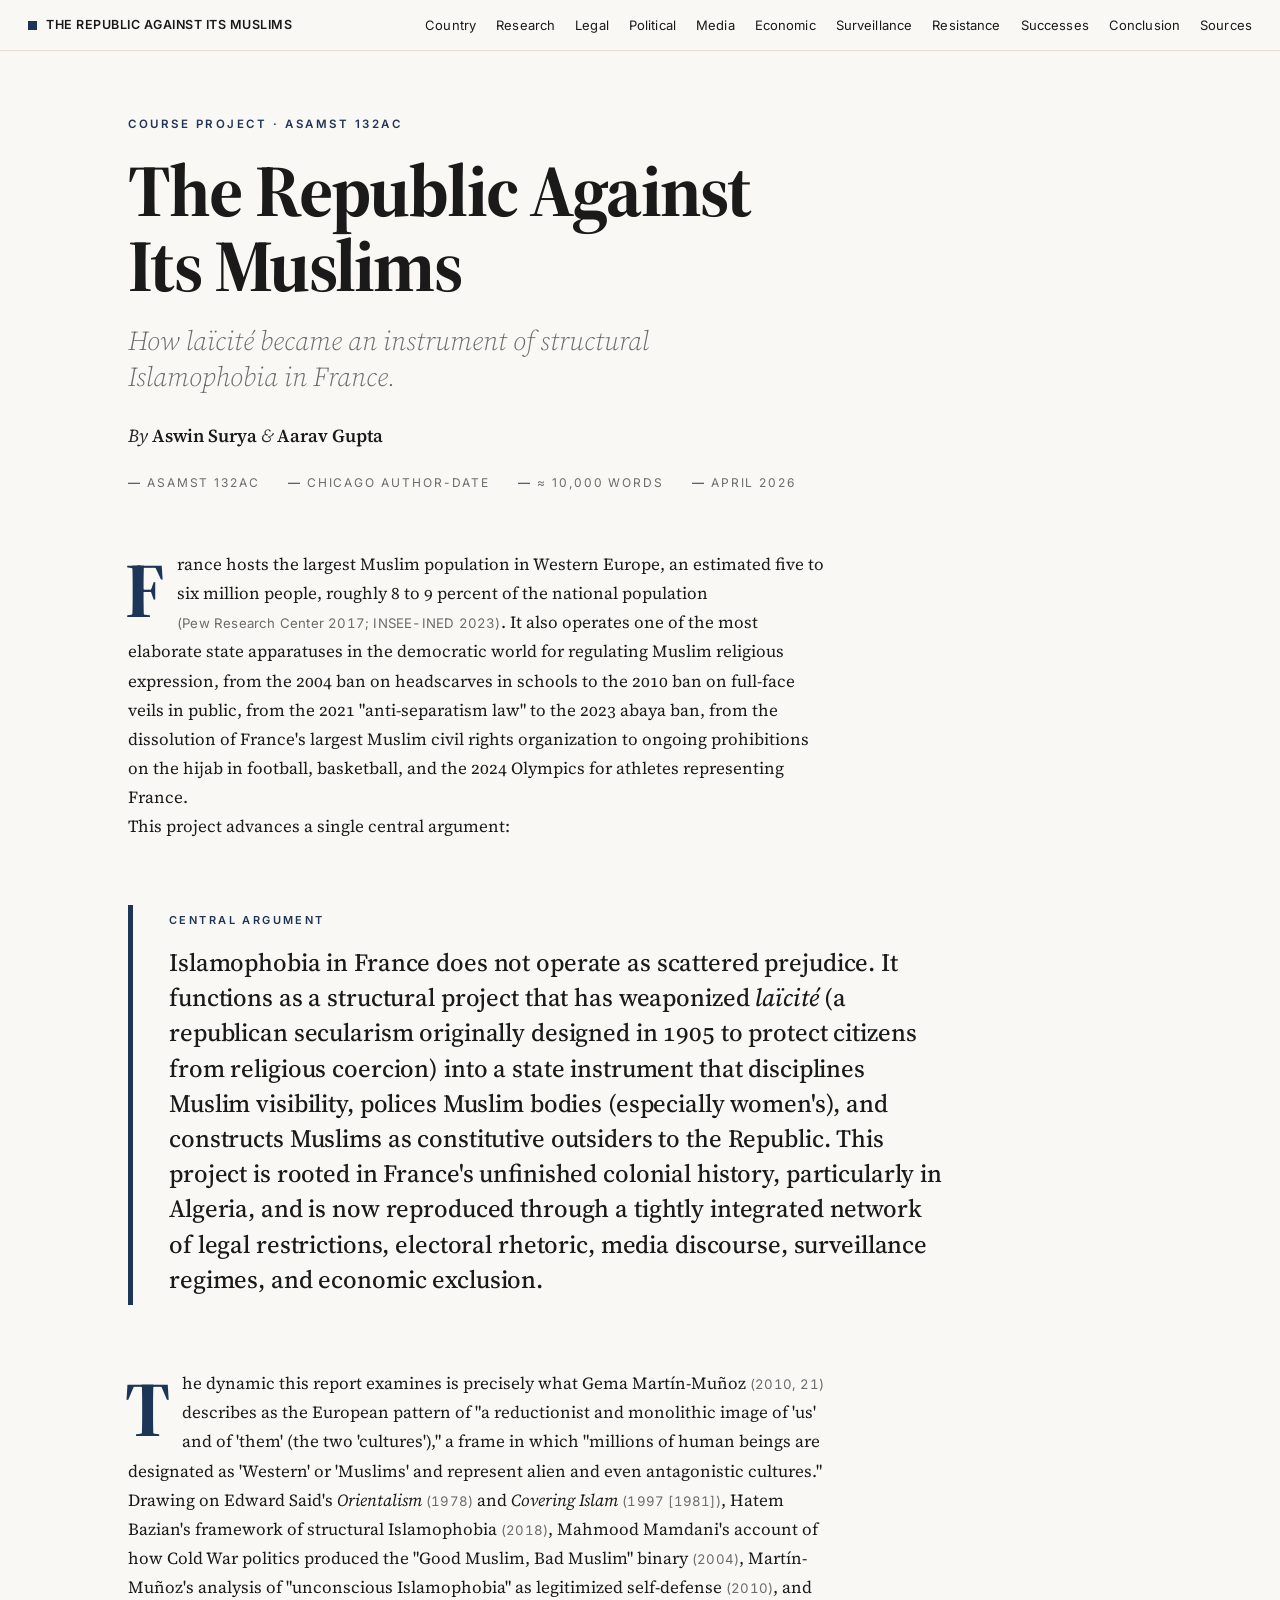
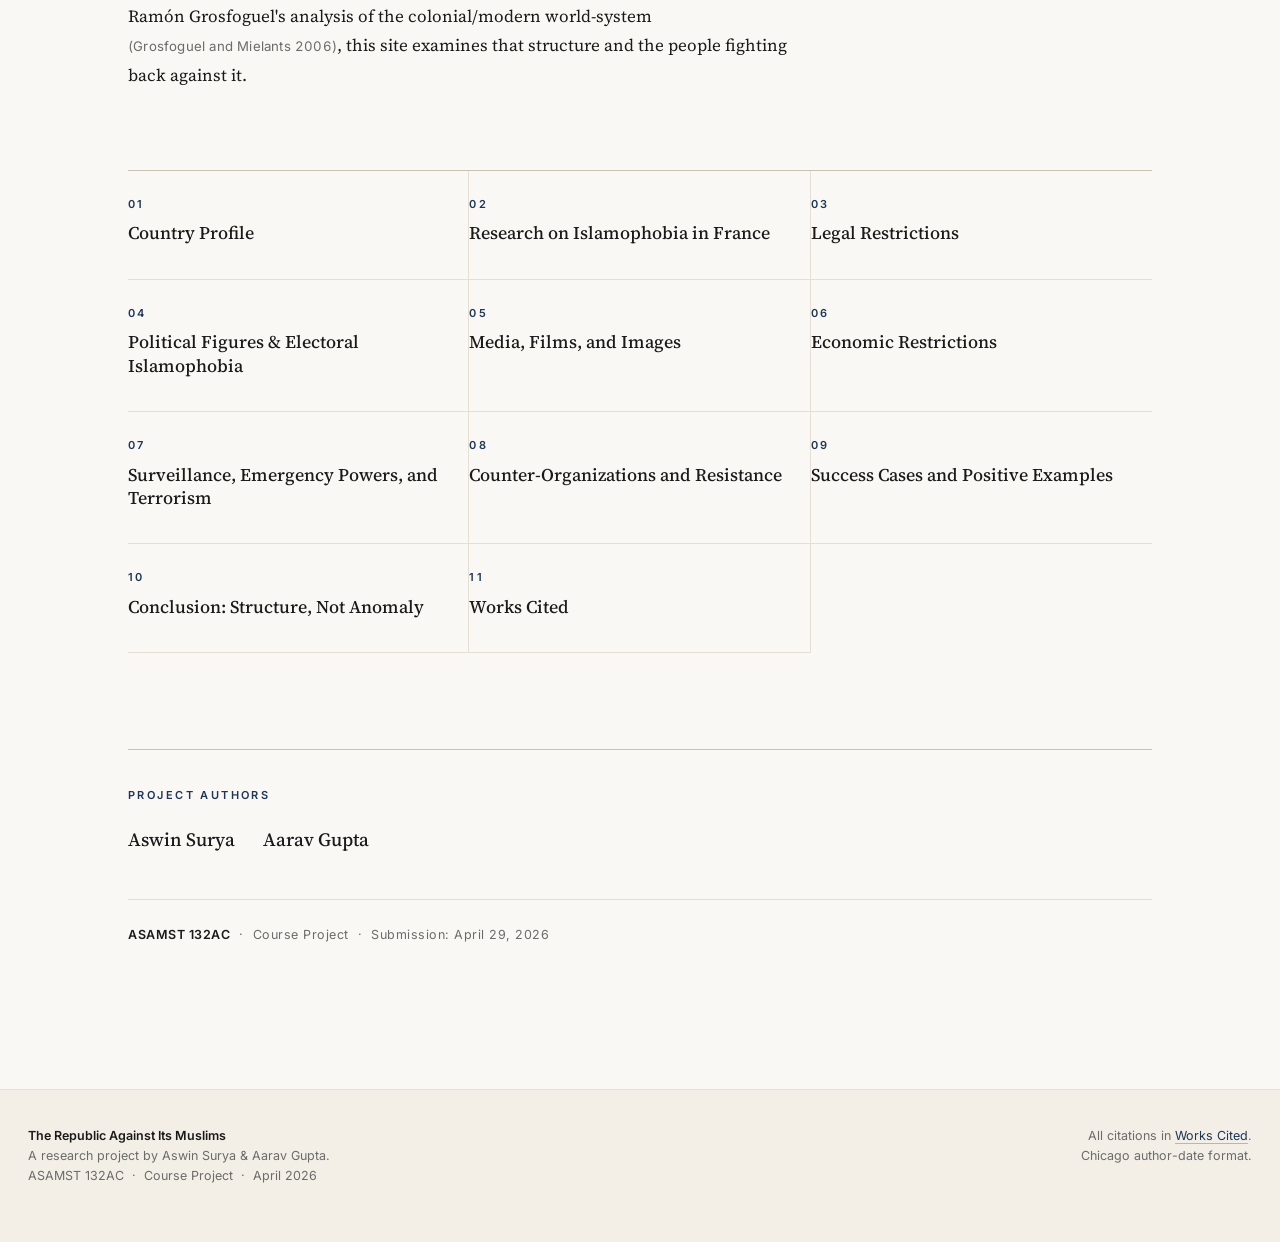
<file: index.html>
<!DOCTYPE html>
<html lang="en">
<head>
  <meta charset="utf-8">
  <meta name="viewport" content="width=device-width, initial-scale=1">
  <title>The Republic Against Its Muslims · Laïcité &amp; Structural Islamophobia in France</title>
  <meta name="description" content="A research project on how laïcité has been inverted from its 1905 protective function into a structural mechanism of anti-Muslim discipline in France.">
  <link rel="preconnect" href="https://fonts.googleapis.com">
  <link rel="preconnect" href="https://fonts.gstatic.com" crossorigin>
  <link href="https://fonts.googleapis.com/css2?family=Inter:wght@400;500;600&family=Source+Serif+4:ital,opsz,wght@0,8..60,300..700;1,8..60,300..700&display=swap" rel="stylesheet">
  <link rel="stylesheet" href="css/style.css">
</head>
<body>

<nav class="site-nav" aria-label="Primary">
  <div class="nav-inner">
    <a class="nav-brand" href="index.html"><span class="brand-mark"></span>The Republic Against Its Muslims</a>
    <button class="nav-toggle" aria-label="Toggle navigation" aria-controls="primary-nav-links"><span></span></button>
    <ul class="nav-links" id="primary-nav-links">
      <li><a href="country-profile.html">Country</a></li>
      <li><a href="research.html">Research</a></li>
      <li><a href="legal.html">Legal</a></li>
      <li><a href="political.html">Political</a></li>
      <li><a href="media.html">Media</a></li>
      <li><a href="economic.html">Economic</a></li>
      <li><a href="surveillance.html">Surveillance</a></li>
      <li><a href="counter-orgs.html">Resistance</a></li>
      <li><a href="success.html">Successes</a></li>
      <li><a href="conclusion.html">Conclusion</a></li>
      <li><a href="works-cited.html">Sources</a></li>
    </ul>
  </div>
</nav>

<main class="landing">

  <header class="landing-hero">
    <span class="eyebrow">Course Project · ASAMST 132AC</span>
    <h1>The Republic Against Its Muslims</h1>
    <p class="subtitle">How <em>laïcité</em> became an instrument of structural Islamophobia in France.</p>
    <p class="byline">By <strong>Aswin Surya</strong> &amp; <strong>Aarav Gupta</strong></p>
    <div class="landing-meta">
      <span>ASAMST 132AC</span>
      <span>Chicago author-date</span>
      <span>≈ 10,000 words</span>
      <span>April 2026</span>
    </div>
  </header>

  <section class="landing-intro">
    <p>France hosts the largest Muslim population in Western Europe, an estimated five to six million people, roughly 8 to 9 percent of the national population <span class="cite">(Pew Research Center 2017; INSEE-INED 2023)</span>. It also operates one of the most elaborate state apparatuses in the democratic world for regulating Muslim religious expression, from the 2004 ban on headscarves in schools to the 2010 ban on full-face veils in public, from the 2021 "anti-separatism law" to the 2023 abaya ban, from the dissolution of France's largest Muslim civil rights organization to ongoing prohibitions on the hijab in football, basketball, and the 2024 Olympics for athletes representing France.</p>

    <p>This project advances a single central argument:</p>
  </section>

  <blockquote class="hero-quote" aria-label="Central argument">
    <span class="hero-quote-label">Central argument</span>
    <p>Islamophobia in France does not operate as scattered prejudice. It functions as a structural project that has weaponized <em>laïcité</em> (a republican secularism originally designed in 1905 to protect citizens from religious coercion) into a state instrument that disciplines Muslim visibility, polices Muslim bodies (especially women's), and constructs Muslims as constitutive outsiders to the Republic. This project is rooted in France's unfinished colonial history, particularly in Algeria, and is now reproduced through a tightly integrated network of legal restrictions, electoral rhetoric, media discourse, surveillance regimes, and economic exclusion.</p>
  </blockquote>

  <section class="landing-intro">
    <p>The dynamic this report examines is precisely what Gema Martín-Muñoz <span class="cite">(2010, 21)</span> describes as the European pattern of "a reductionist and monolithic image of 'us' and of 'them' (the two 'cultures')," a frame in which "millions of human beings are designated as 'Western' or 'Muslims' and represent alien and even antagonistic cultures." Drawing on Edward Said's <em>Orientalism</em> <span class="cite">(1978)</span> and <em>Covering Islam</em> <span class="cite">(1997 [1981])</span>, Hatem Bazian's framework of structural Islamophobia <span class="cite">(2018)</span>, Mahmood Mamdani's account of how Cold War politics produced the "Good Muslim, Bad Muslim" binary <span class="cite">(2004)</span>, Martín-Muñoz's analysis of "unconscious Islamophobia" as legitimized self-defense <span class="cite">(2010)</span>, and Ramón Grosfoguel's analysis of the colonial/modern world-system <span class="cite">(Grosfoguel and Mielants 2006)</span>, this site examines that structure and the people fighting back against it.</p>
  </section>

  <nav class="section-grid" aria-label="Sections">
    <a href="country-profile.html"><span class="num">01</span><span class="title">Country Profile</span></a>
    <a href="research.html"><span class="num">02</span><span class="title">Research on Islamophobia in France</span></a>
    <a href="legal.html"><span class="num">03</span><span class="title">Legal Restrictions</span></a>
    <a href="political.html"><span class="num">04</span><span class="title">Political Figures &amp; Electoral Islamophobia</span></a>
    <a href="media.html"><span class="num">05</span><span class="title">Media, Films, and Images</span></a>
    <a href="economic.html"><span class="num">06</span><span class="title">Economic Restrictions</span></a>
    <a href="surveillance.html"><span class="num">07</span><span class="title">Surveillance, Emergency Powers, and Terrorism</span></a>
    <a href="counter-orgs.html"><span class="num">08</span><span class="title">Counter-Organizations and Resistance</span></a>
    <a href="success.html"><span class="num">09</span><span class="title">Success Cases and Positive Examples</span></a>
    <a href="conclusion.html"><span class="num">10</span><span class="title">Conclusion: Structure, Not Anomaly</span></a>
    <a href="works-cited.html"><span class="num">11</span><span class="title">Works Cited</span></a>
  </nav>

  <section class="contributors">
    <div class="contributors-label">Project Authors</div>
    <ul class="contributors-list">
      <li>Aswin Surya</li>
      <li>Aarav Gupta</li>
    </ul>
  </section>

  <p class="landing-course"><strong>ASAMST 132AC</strong> &nbsp;·&nbsp; Course Project &nbsp;·&nbsp; Submission: April 29, 2026</p>

</main>

<footer class="site-footer">
  <div class="footer-inner">
    <div>
      <strong>The Republic Against Its Muslims</strong><br>
      A research project by Aswin Surya &amp; Aarav Gupta.<br>
      ASAMST 132AC &nbsp;·&nbsp; Course Project &nbsp;·&nbsp; April 2026
    </div>
    <div class="footer-meta">
      All citations in <a href="works-cited.html">Works Cited</a>.<br>
      Chicago author-date format.
    </div>
  </div>
</footer>

<script src="js/nav.js"></script>
</body>
</html>
</file>
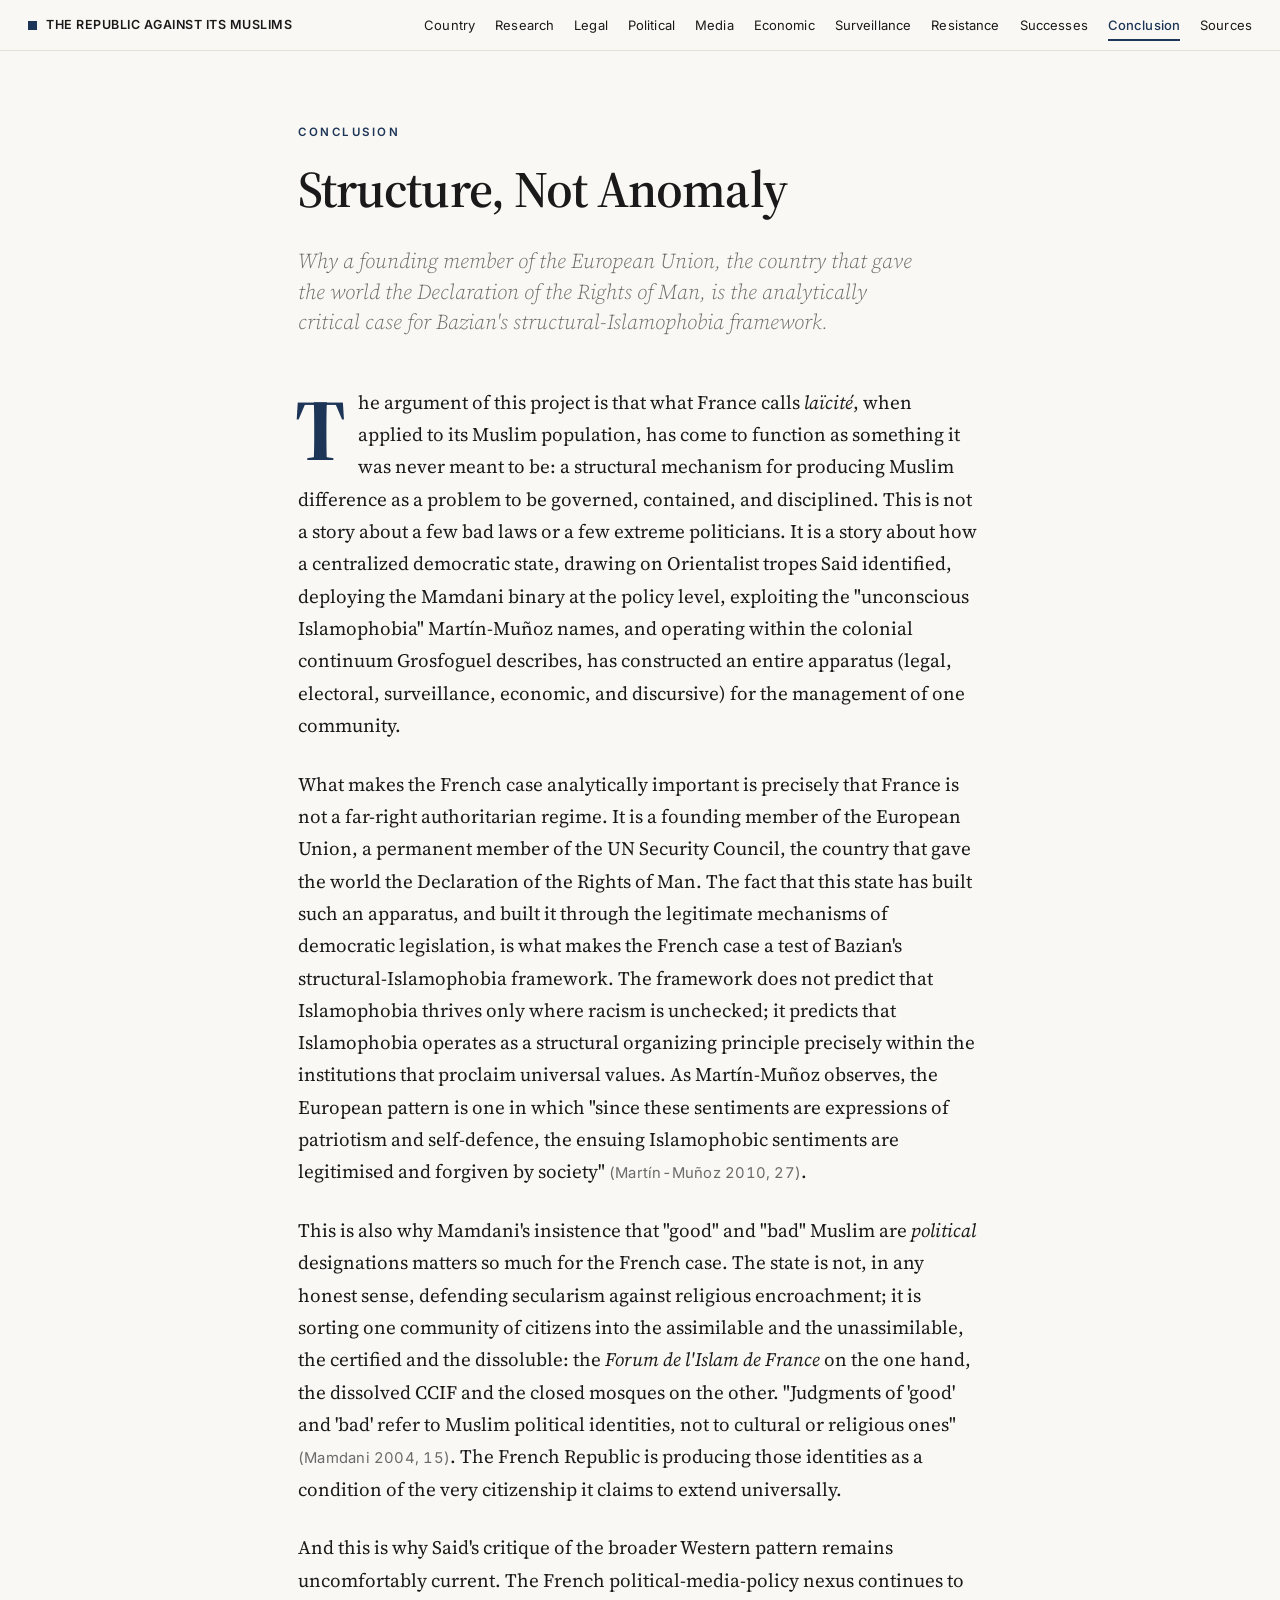
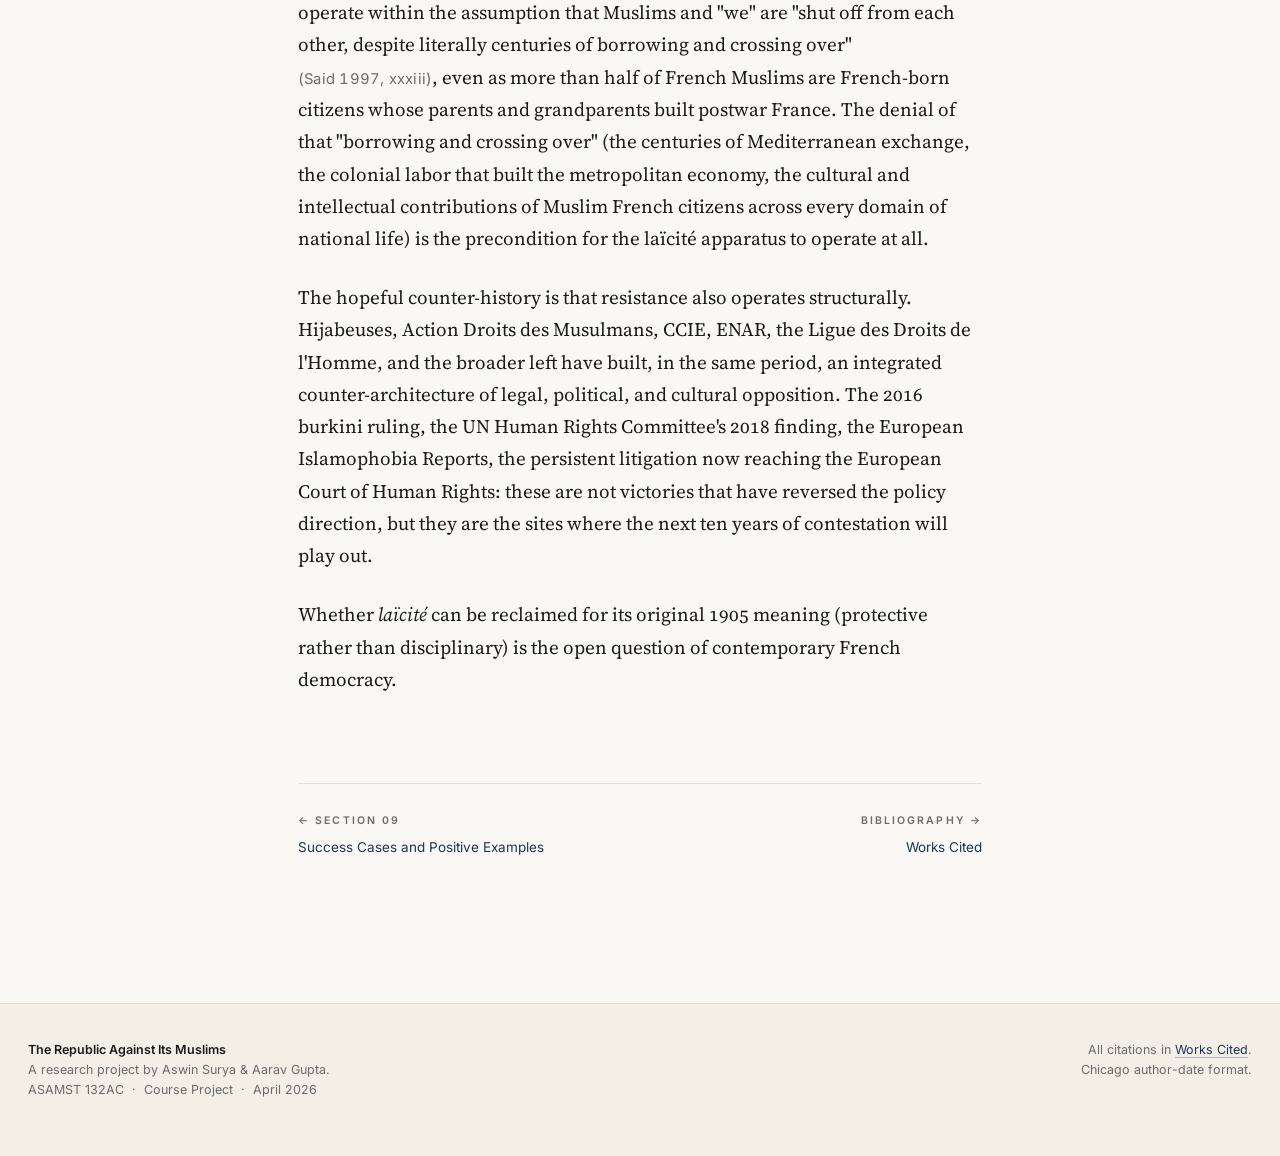
<file: conclusion.html>
<!DOCTYPE html>
<html lang="en">
<head>
  <meta charset="utf-8">
  <meta name="viewport" content="width=device-width, initial-scale=1">
  <title>Conclusion: Structure, Not Anomaly · The Republic Against Its Muslims</title>
  <link rel="preconnect" href="https://fonts.googleapis.com">
  <link rel="preconnect" href="https://fonts.gstatic.com" crossorigin>
  <link href="https://fonts.googleapis.com/css2?family=Inter:wght@400;500;600&family=Source+Serif+4:ital,opsz,wght@0,8..60,300..700;1,8..60,300..700&display=swap" rel="stylesheet">
  <link rel="stylesheet" href="css/style.css">
</head>
<body>

<nav class="site-nav" aria-label="Primary">
  <div class="nav-inner">
    <a class="nav-brand" href="index.html"><span class="brand-mark"></span>The Republic Against Its Muslims</a>
    <button class="nav-toggle" aria-label="Toggle navigation" aria-controls="primary-nav-links"><span></span></button>
    <ul class="nav-links" id="primary-nav-links">
      <li><a href="country-profile.html">Country</a></li>
      <li><a href="research.html">Research</a></li>
      <li><a href="legal.html">Legal</a></li>
      <li><a href="political.html">Political</a></li>
      <li><a href="media.html">Media</a></li>
      <li><a href="economic.html">Economic</a></li>
      <li><a href="surveillance.html">Surveillance</a></li>
      <li><a href="counter-orgs.html">Resistance</a></li>
      <li><a href="success.html">Successes</a></li>
      <li><a href="conclusion.html" class="active">Conclusion</a></li>
      <li><a href="works-cited.html">Sources</a></li>
    </ul>
  </div>
</nav>

<main class="page">

  <span class="eyebrow">Conclusion</span>
  <h1>Structure, Not Anomaly</h1>
  <p class="deck">Why a founding member of the European Union, the country that gave the world the Declaration of the Rights of Man, is the analytically critical case for Bazian's structural-Islamophobia framework.</p>

  <p class="lede">The argument of this project is that what France calls <em>laïcité</em>, when applied to its Muslim population, has come to function as something it was never meant to be: a structural mechanism for producing Muslim difference as a problem to be governed, contained, and disciplined. This is not a story about a few bad laws or a few extreme politicians. It is a story about how a centralized democratic state, drawing on Orientalist tropes Said identified, deploying the Mamdani binary at the policy level, exploiting the "unconscious Islamophobia" Martín-Muñoz names, and operating within the colonial continuum Grosfoguel describes, has constructed an entire apparatus (legal, electoral, surveillance, economic, and discursive) for the management of one community.</p>

  <p>What makes the French case analytically important is precisely that France is not a far-right authoritarian regime. It is a founding member of the European Union, a permanent member of the UN Security Council, the country that gave the world the Declaration of the Rights of Man. The fact that this state has built such an apparatus, and built it through the legitimate mechanisms of democratic legislation, is what makes the French case a test of Bazian's structural-Islamophobia framework. The framework does not predict that Islamophobia thrives only where racism is unchecked; it predicts that Islamophobia operates as a structural organizing principle precisely within the institutions that proclaim universal values. As Martín-Muñoz observes, the European pattern is one in which "since these sentiments are expressions of patriotism and self-defence, the ensuing Islamophobic sentiments are legitimised and forgiven by society" <span class="cite">(Martín-Muñoz 2010, 27)</span>.</p>

  <p>This is also why Mamdani's insistence that "good" and "bad" Muslim are <em>political</em> designations matters so much for the French case. The state is not, in any honest sense, defending secularism against religious encroachment; it is sorting one community of citizens into the assimilable and the unassimilable, the certified and the dissoluble: the <em>Forum de l'Islam de France</em> on the one hand, the dissolved CCIF and the closed mosques on the other. "Judgments of 'good' and 'bad' refer to Muslim political identities, not to cultural or religious ones" <span class="cite">(Mamdani 2004, 15)</span>. The French Republic is producing those identities as a condition of the very citizenship it claims to extend universally.</p>

  <p>And this is why Said's critique of the broader Western pattern remains uncomfortably current. The French political-media-policy nexus continues to operate within the assumption that Muslims and "we" are "shut off from each other, despite literally centuries of borrowing and crossing over" <span class="cite">(Said 1997, xxxiii)</span>, even as more than half of French Muslims are French-born citizens whose parents and grandparents built postwar France. The denial of that "borrowing and crossing over" (the centuries of Mediterranean exchange, the colonial labor that built the metropolitan economy, the cultural and intellectual contributions of Muslim French citizens across every domain of national life) is the precondition for the laïcité apparatus to operate at all.</p>

  <p>The hopeful counter-history is that resistance also operates structurally. Hijabeuses, Action Droits des Musulmans, CCIE, ENAR, the Ligue des Droits de l'Homme, and the broader left have built, in the same period, an integrated counter-architecture of legal, political, and cultural opposition. The 2016 burkini ruling, the UN Human Rights Committee's 2018 finding, the European Islamophobia Reports, the persistent litigation now reaching the European Court of Human Rights: these are not victories that have reversed the policy direction, but they are the sites where the next ten years of contestation will play out.</p>

  <p>Whether <em>laïcité</em> can be reclaimed for its original 1905 meaning (protective rather than disciplinary) is the open question of contemporary French democracy.</p>

  <nav class="page-nav" aria-label="Section navigation">
    <a class="prev" href="success.html"><span class="label">← Section 09</span>Success Cases and Positive Examples</a>
    <a class="next" href="works-cited.html"><span class="label">Bibliography →</span>Works Cited</a>
  </nav>

</main>

<footer class="site-footer">
  <div class="footer-inner">
    <div>
      <strong>The Republic Against Its Muslims</strong><br>
      A research project by Aswin Surya &amp; Aarav Gupta.<br>
      ASAMST 132AC &nbsp;·&nbsp; Course Project &nbsp;·&nbsp; April 2026
    </div>
    <div class="footer-meta">
      All citations in <a href="works-cited.html">Works Cited</a>.<br>
      Chicago author-date format.
    </div>
  </div>
</footer>

<script src="js/nav.js"></script>
</body>
</html>
</file>
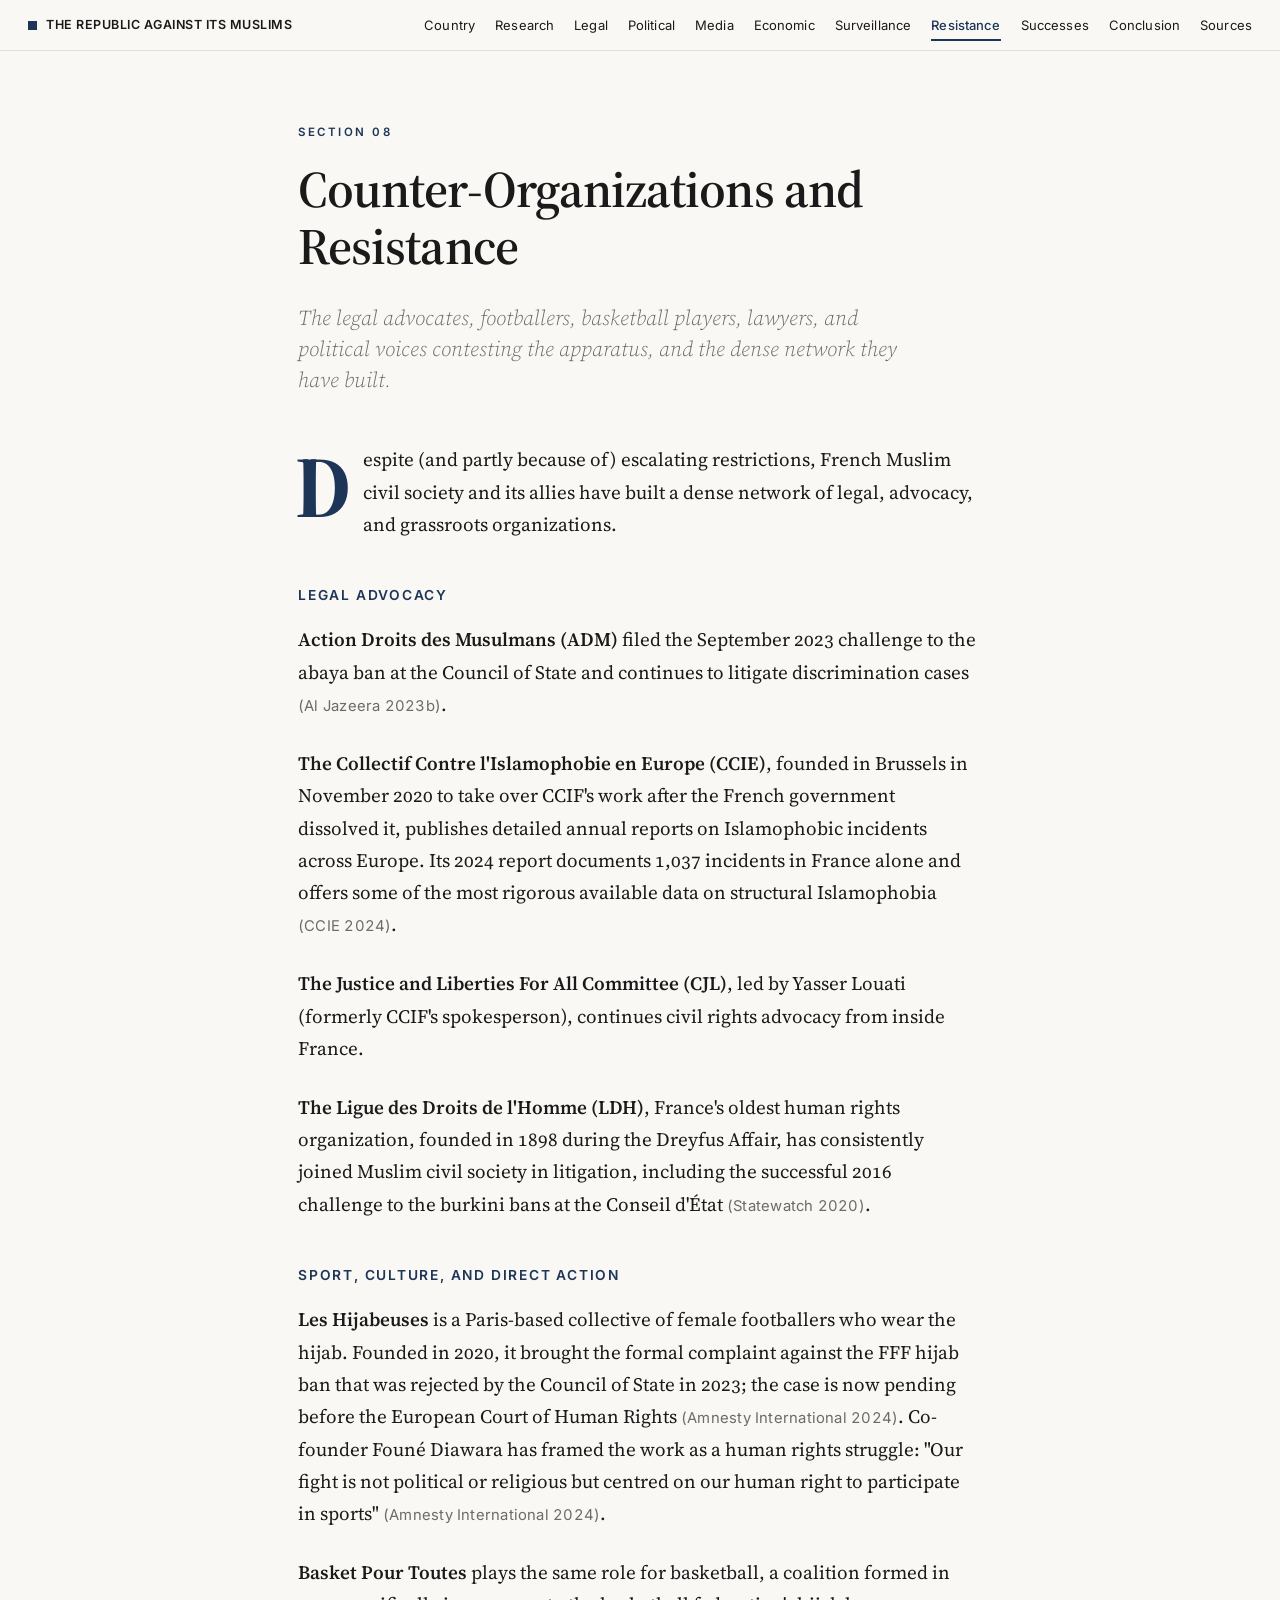
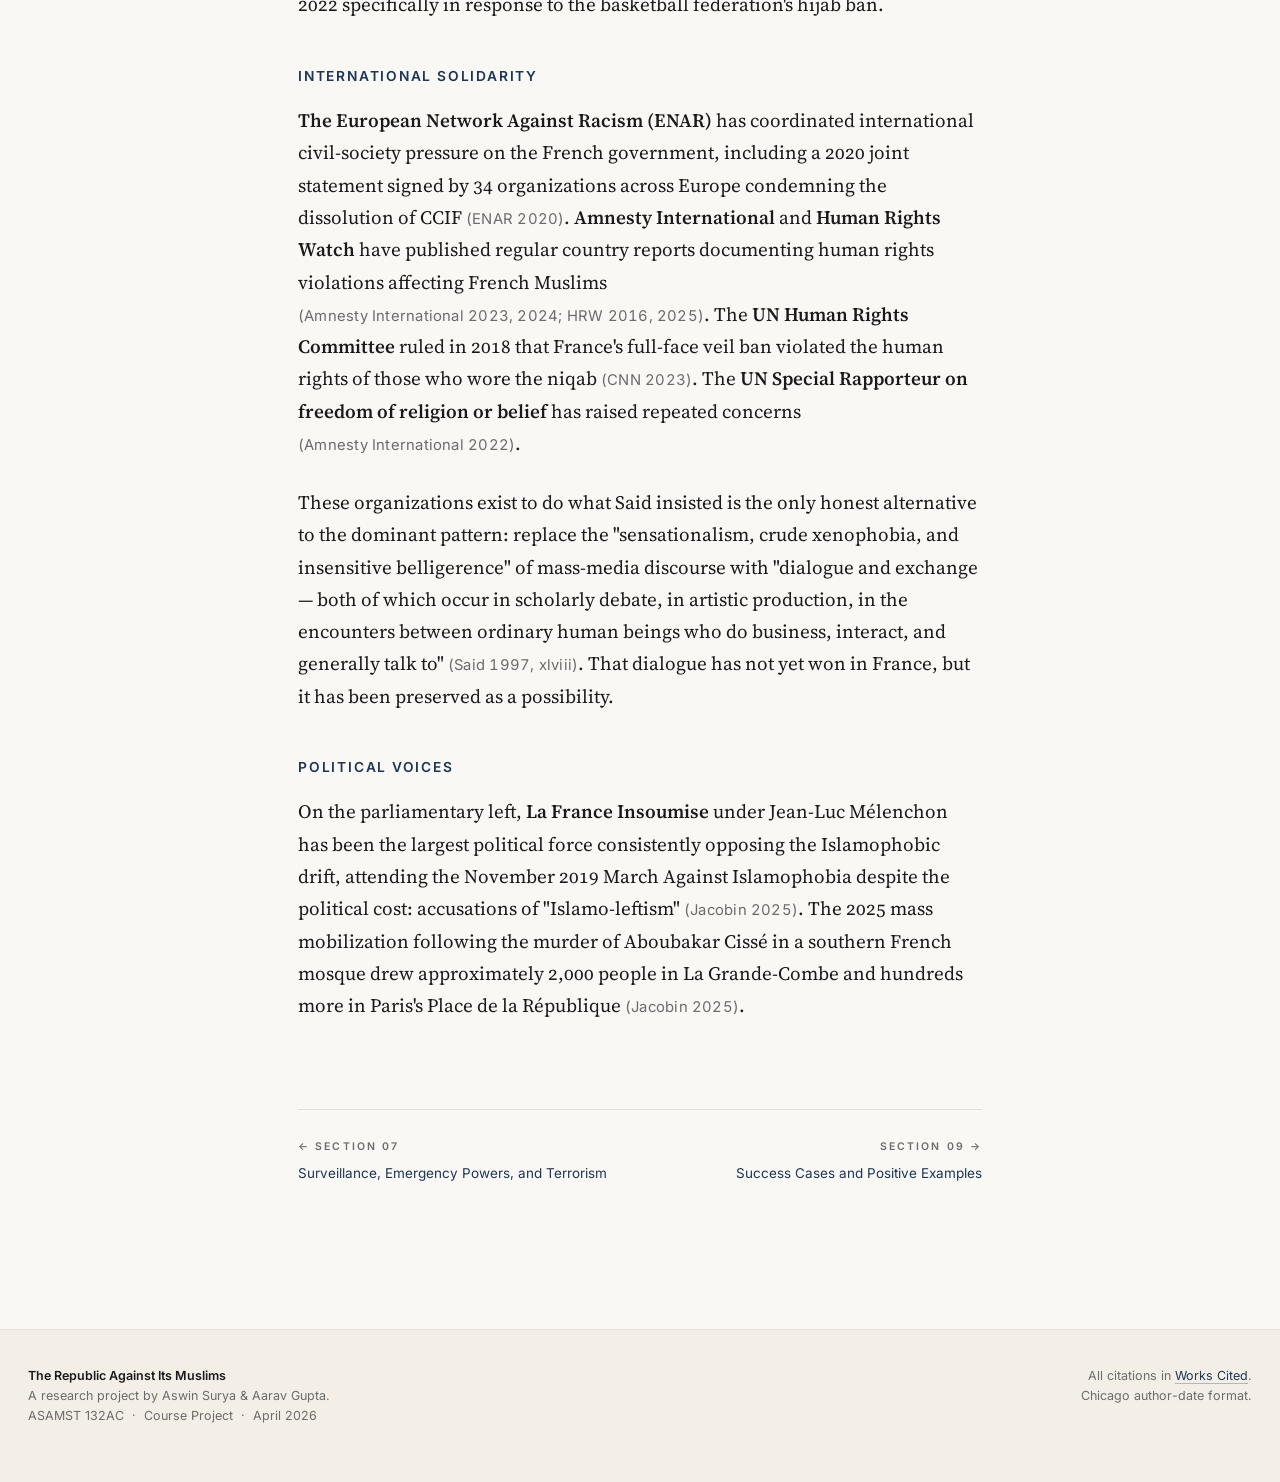
<file: counter-orgs.html>
<!DOCTYPE html>
<html lang="en">
<head>
  <meta charset="utf-8">
  <meta name="viewport" content="width=device-width, initial-scale=1">
  <title>Counter-Organizations and Resistance · The Republic Against Its Muslims</title>
  <link rel="preconnect" href="https://fonts.googleapis.com">
  <link rel="preconnect" href="https://fonts.gstatic.com" crossorigin>
  <link href="https://fonts.googleapis.com/css2?family=Inter:wght@400;500;600&family=Source+Serif+4:ital,opsz,wght@0,8..60,300..700;1,8..60,300..700&display=swap" rel="stylesheet">
  <link rel="stylesheet" href="css/style.css">
</head>
<body>

<nav class="site-nav" aria-label="Primary">
  <div class="nav-inner">
    <a class="nav-brand" href="index.html"><span class="brand-mark"></span>The Republic Against Its Muslims</a>
    <button class="nav-toggle" aria-label="Toggle navigation" aria-controls="primary-nav-links"><span></span></button>
    <ul class="nav-links" id="primary-nav-links">
      <li><a href="country-profile.html">Country</a></li>
      <li><a href="research.html">Research</a></li>
      <li><a href="legal.html">Legal</a></li>
      <li><a href="political.html">Political</a></li>
      <li><a href="media.html">Media</a></li>
      <li><a href="economic.html">Economic</a></li>
      <li><a href="surveillance.html">Surveillance</a></li>
      <li><a href="counter-orgs.html" class="active">Resistance</a></li>
      <li><a href="success.html">Successes</a></li>
      <li><a href="conclusion.html">Conclusion</a></li>
      <li><a href="works-cited.html">Sources</a></li>
    </ul>
  </div>
</nav>

<main class="page">

  <span class="eyebrow">Section 08</span>
  <h1>Counter-Organizations and Resistance</h1>
  <p class="deck">The legal advocates, footballers, basketball players, lawyers, and political voices contesting the apparatus, and the dense network they have built.</p>

  <p class="lede">Despite (and partly because of) escalating restrictions, French Muslim civil society and its allies have built a dense network of legal, advocacy, and grassroots organizations.</p>

  <h3>Legal Advocacy</h3>

  <p><strong>Action Droits des Musulmans (ADM)</strong> filed the September 2023 challenge to the abaya ban at the Council of State and continues to litigate discrimination cases <span class="cite">(Al Jazeera 2023b)</span>.</p>

  <p><strong>The Collectif Contre l'Islamophobie en Europe (CCIE)</strong>, founded in Brussels in November 2020 to take over CCIF's work after the French government dissolved it, publishes detailed annual reports on Islamophobic incidents across Europe. Its 2024 report documents 1,037 incidents in France alone and offers some of the most rigorous available data on structural Islamophobia <span class="cite">(CCIE 2024)</span>.</p>

  <p><strong>The Justice and Liberties For All Committee (CJL)</strong>, led by Yasser Louati (formerly CCIF's spokesperson), continues civil rights advocacy from inside France.</p>

  <p><strong>The Ligue des Droits de l'Homme (LDH)</strong>, France's oldest human rights organization, founded in 1898 during the Dreyfus Affair, has consistently joined Muslim civil society in litigation, including the successful 2016 challenge to the burkini bans at the Conseil d'État <span class="cite">(Statewatch 2020)</span>.</p>

  <h3>Sport, Culture, and Direct Action</h3>

  <p><strong>Les Hijabeuses</strong> is a Paris-based collective of female footballers who wear the hijab. Founded in 2020, it brought the formal complaint against the FFF hijab ban that was rejected by the Council of State in 2023; the case is now pending before the European Court of Human Rights <span class="cite">(Amnesty International 2024)</span>. Co-founder Founé Diawara has framed the work as a human rights struggle: "Our fight is not political or religious but centred on our human right to participate in sports" <span class="cite">(Amnesty International 2024)</span>.</p>

  <p><strong>Basket Pour Toutes</strong> plays the same role for basketball, a coalition formed in 2022 specifically in response to the basketball federation's hijab ban.</p>

  <h3>International Solidarity</h3>

  <p><strong>The European Network Against Racism (ENAR)</strong> has coordinated international civil-society pressure on the French government, including a 2020 joint statement signed by 34 organizations across Europe condemning the dissolution of CCIF <span class="cite">(ENAR 2020)</span>. <strong>Amnesty International</strong> and <strong>Human Rights Watch</strong> have published regular country reports documenting human rights violations affecting French Muslims <span class="cite">(Amnesty International 2023, 2024; HRW 2016, 2025)</span>. The <strong>UN Human Rights Committee</strong> ruled in 2018 that France's full-face veil ban violated the human rights of those who wore the niqab <span class="cite">(CNN 2023)</span>. The <strong>UN Special Rapporteur on freedom of religion or belief</strong> has raised repeated concerns <span class="cite">(Amnesty International 2022)</span>.</p>

  <p>These organizations exist to do what Said insisted is the only honest alternative to the dominant pattern: replace the "sensationalism, crude xenophobia, and insensitive belligerence" of mass-media discourse with "dialogue and exchange — both of which occur in scholarly debate, in artistic production, in the encounters between ordinary human beings who do business, interact, and generally talk to" <span class="cite">(Said 1997, xlviii)</span>. That dialogue has not yet won in France, but it has been preserved as a possibility.</p>

  <h3>Political Voices</h3>

  <p>On the parliamentary left, <strong>La France Insoumise</strong> under Jean-Luc Mélenchon has been the largest political force consistently opposing the Islamophobic drift, attending the November 2019 March Against Islamophobia despite the political cost: accusations of "Islamo-leftism" <span class="cite">(Jacobin 2025)</span>. The 2025 mass mobilization following the murder of Aboubakar Cissé in a southern French mosque drew approximately 2,000 people in La Grande-Combe and hundreds more in Paris's Place de la République <span class="cite">(Jacobin 2025)</span>.</p>

  <nav class="page-nav" aria-label="Section navigation">
    <a class="prev" href="surveillance.html"><span class="label">← Section 07</span>Surveillance, Emergency Powers, and Terrorism</a>
    <a class="next" href="success.html"><span class="label">Section 09 →</span>Success Cases and Positive Examples</a>
  </nav>

</main>

<footer class="site-footer">
  <div class="footer-inner">
    <div>
      <strong>The Republic Against Its Muslims</strong><br>
      A research project by Aswin Surya &amp; Aarav Gupta.<br>
      ASAMST 132AC &nbsp;·&nbsp; Course Project &nbsp;·&nbsp; April 2026
    </div>
    <div class="footer-meta">
      All citations in <a href="works-cited.html">Works Cited</a>.<br>
      Chicago author-date format.
    </div>
  </div>
</footer>

<script src="js/nav.js"></script>
</body>
</html>
</file>
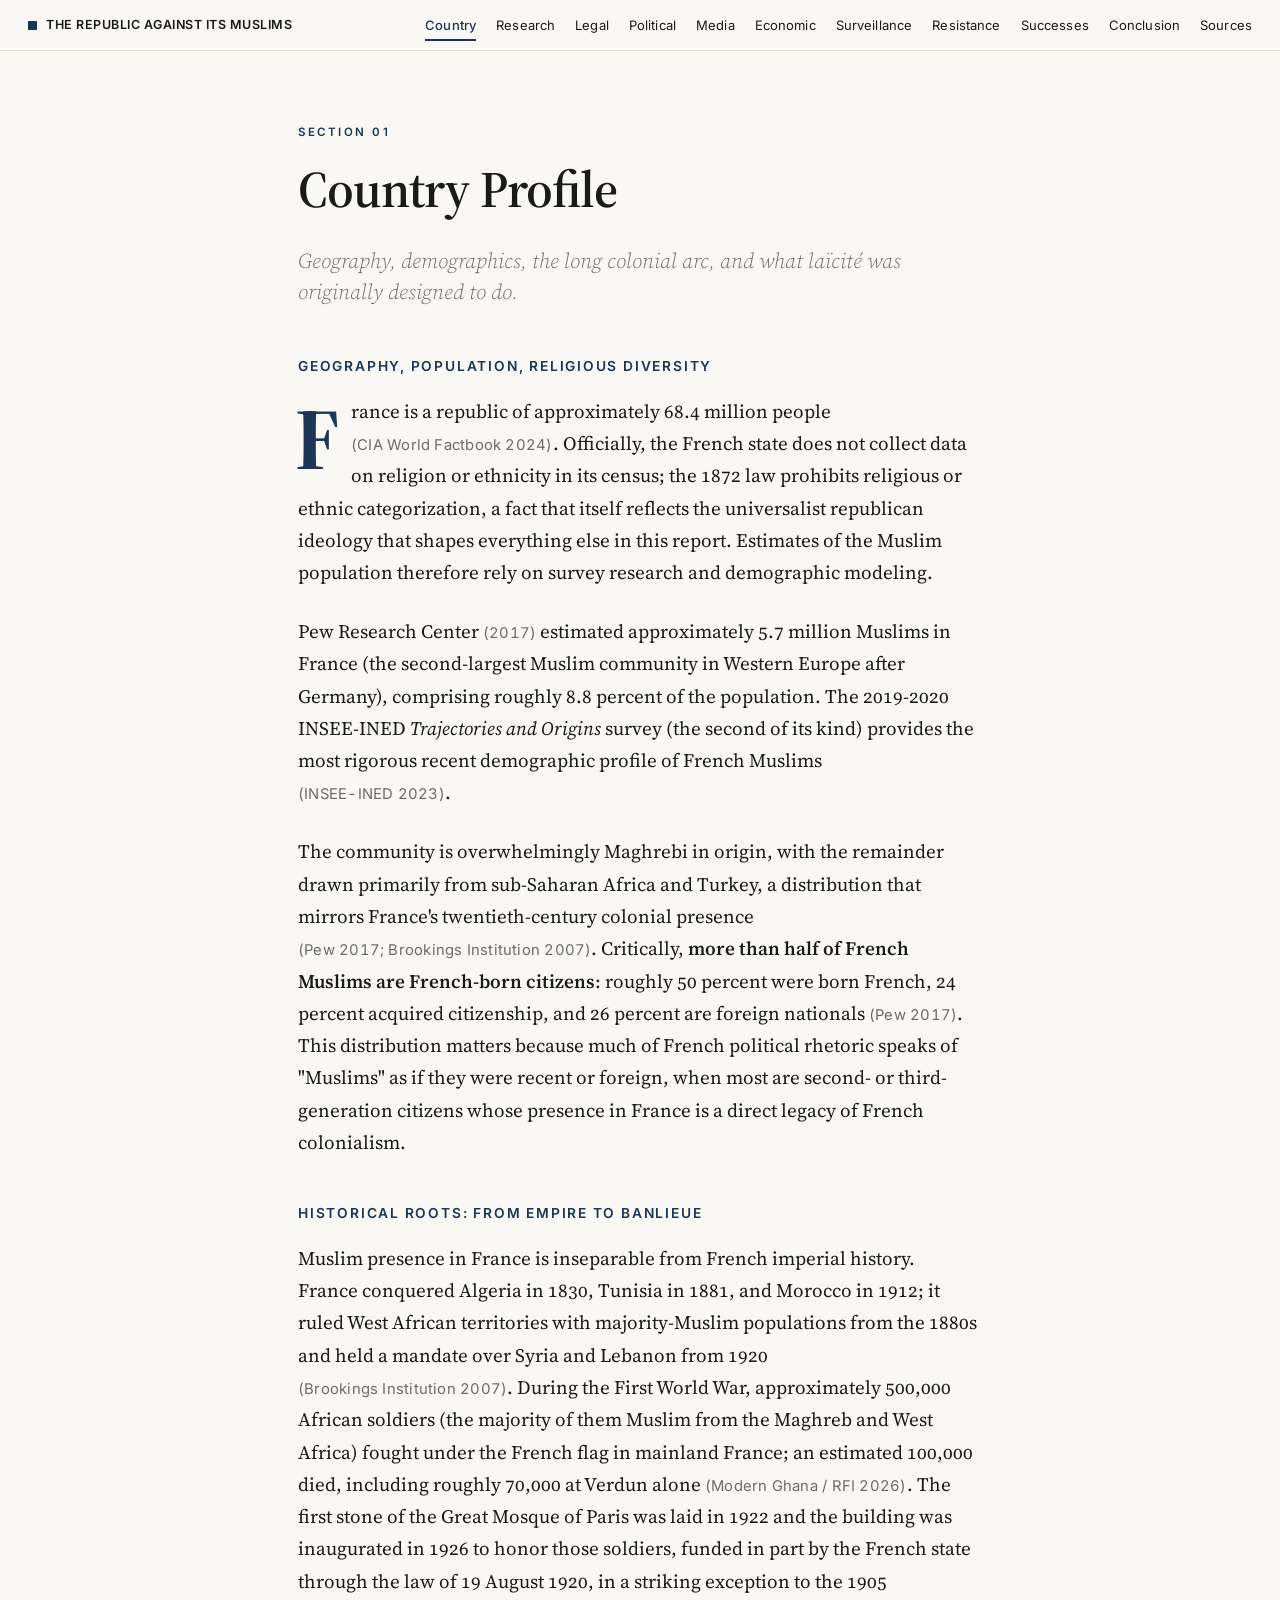
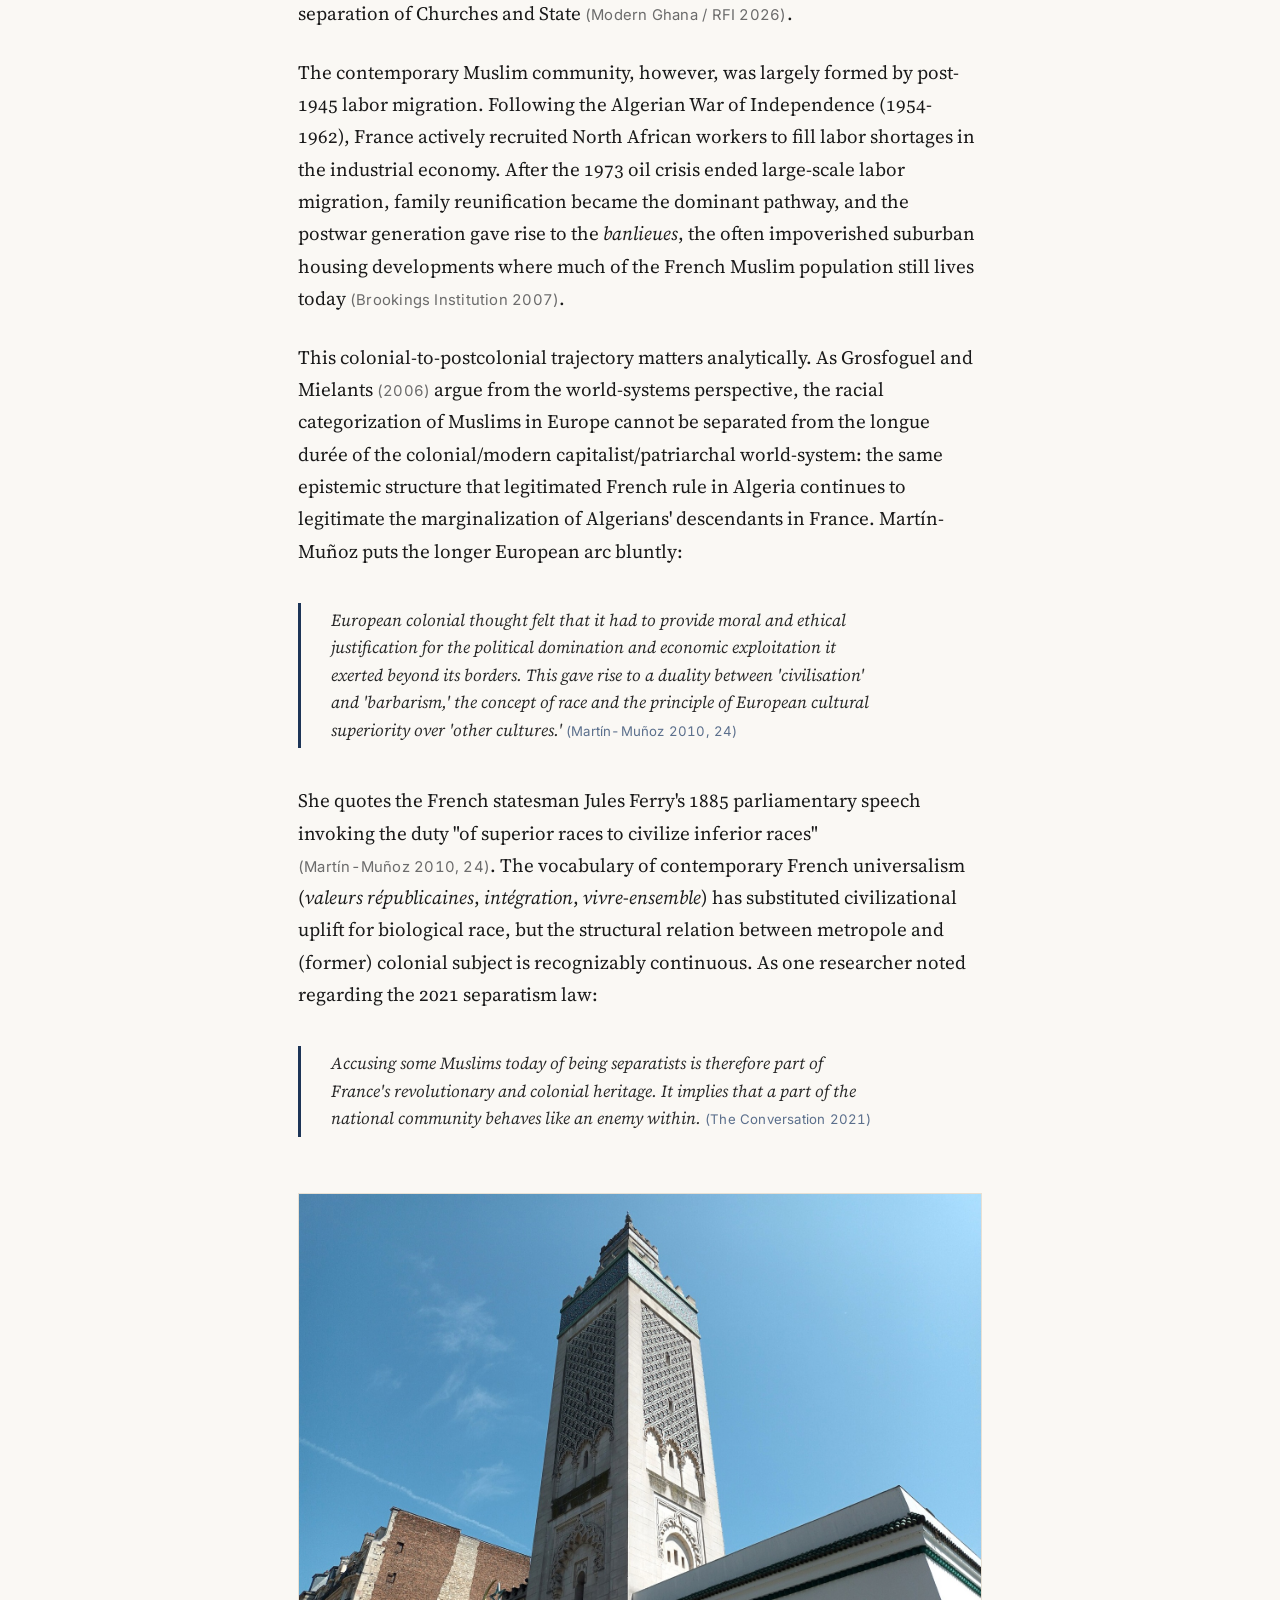
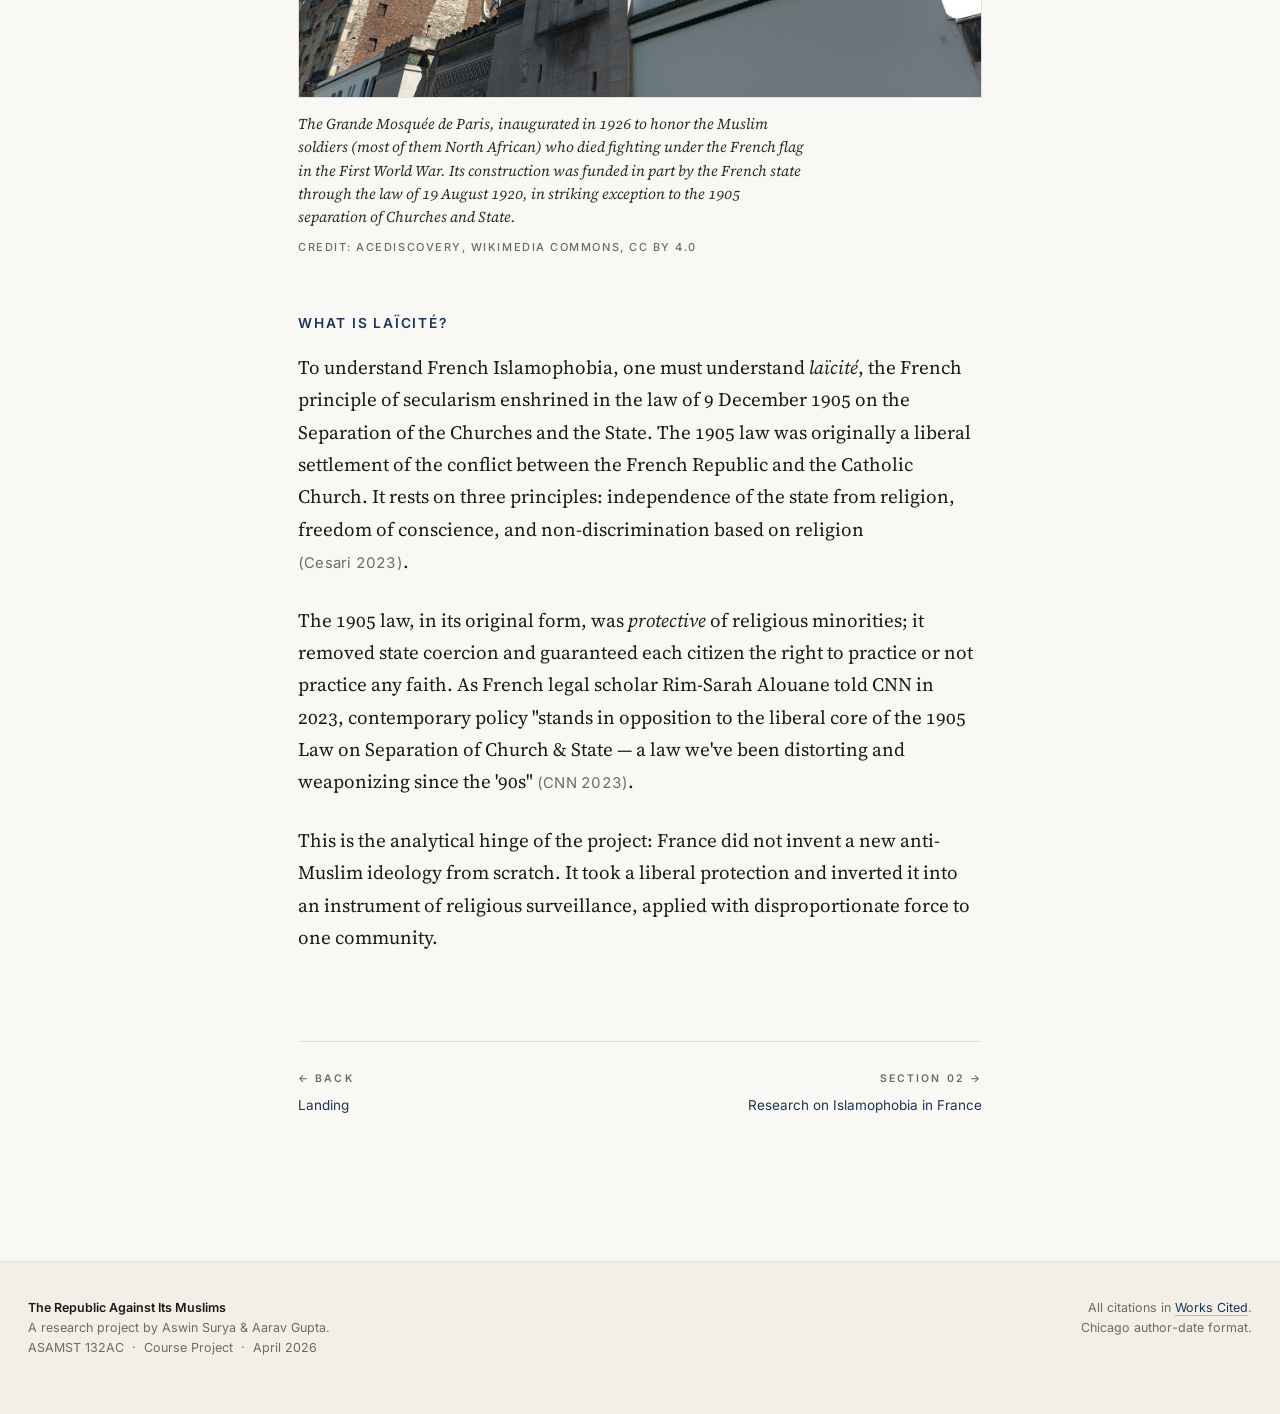
<file: country-profile.html>
<!DOCTYPE html>
<html lang="en">
<head>
  <meta charset="utf-8">
  <meta name="viewport" content="width=device-width, initial-scale=1">
  <title>Country Profile · The Republic Against Its Muslims</title>
  <link rel="preconnect" href="https://fonts.googleapis.com">
  <link rel="preconnect" href="https://fonts.gstatic.com" crossorigin>
  <link href="https://fonts.googleapis.com/css2?family=Inter:wght@400;500;600&family=Source+Serif+4:ital,opsz,wght@0,8..60,300..700;1,8..60,300..700&display=swap" rel="stylesheet">
  <link rel="stylesheet" href="css/style.css">
</head>
<body>

<nav class="site-nav" aria-label="Primary">
  <div class="nav-inner">
    <a class="nav-brand" href="index.html"><span class="brand-mark"></span>The Republic Against Its Muslims</a>
    <button class="nav-toggle" aria-label="Toggle navigation" aria-controls="primary-nav-links"><span></span></button>
    <ul class="nav-links" id="primary-nav-links">
      <li><a href="country-profile.html" class="active">Country</a></li>
      <li><a href="research.html">Research</a></li>
      <li><a href="legal.html">Legal</a></li>
      <li><a href="political.html">Political</a></li>
      <li><a href="media.html">Media</a></li>
      <li><a href="economic.html">Economic</a></li>
      <li><a href="surveillance.html">Surveillance</a></li>
      <li><a href="counter-orgs.html">Resistance</a></li>
      <li><a href="success.html">Successes</a></li>
      <li><a href="conclusion.html">Conclusion</a></li>
      <li><a href="works-cited.html">Sources</a></li>
    </ul>
  </div>
</nav>

<main class="page">

  <span class="eyebrow">Section 01</span>
  <h1>Country Profile</h1>
  <p class="deck">Geography, demographics, the long colonial arc, and what <em>laïcité</em> was originally designed to do.</p>

  <h3>Geography, Population, Religious Diversity</h3>

  <p class="lede">France is a republic of approximately 68.4 million people <span class="cite">(CIA World Factbook 2024)</span>. Officially, the French state does not collect data on religion or ethnicity in its census; the 1872 law prohibits religious or ethnic categorization, a fact that itself reflects the universalist republican ideology that shapes everything else in this report. Estimates of the Muslim population therefore rely on survey research and demographic modeling.</p>

  <p>Pew Research Center <span class="cite">(2017)</span> estimated approximately 5.7 million Muslims in France (the second-largest Muslim community in Western Europe after Germany), comprising roughly 8.8 percent of the population. The 2019-2020 INSEE-INED <em>Trajectories and Origins</em> survey (the second of its kind) provides the most rigorous recent demographic profile of French Muslims <span class="cite">(INSEE-INED 2023)</span>.</p>

  <p>The community is overwhelmingly Maghrebi in origin, with the remainder drawn primarily from sub-Saharan Africa and Turkey, a distribution that mirrors France's twentieth-century colonial presence <span class="cite">(Pew 2017; Brookings Institution 2007)</span>. Critically, <strong>more than half of French Muslims are French-born citizens</strong>: roughly 50 percent were born French, 24 percent acquired citizenship, and 26 percent are foreign nationals <span class="cite">(Pew 2017)</span>. This distribution matters because much of French political rhetoric speaks of "Muslims" as if they were recent or foreign, when most are second- or third-generation citizens whose presence in France is a direct legacy of French colonialism.</p>

  <h3>Historical Roots: From Empire to Banlieue</h3>

  <p>Muslim presence in France is inseparable from French imperial history. France conquered Algeria in 1830, Tunisia in 1881, and Morocco in 1912; it ruled West African territories with majority-Muslim populations from the 1880s and held a mandate over Syria and Lebanon from 1920 <span class="cite">(Brookings Institution 2007)</span>. During the First World War, approximately 500,000 African soldiers (the majority of them Muslim from the Maghreb and West Africa) fought under the French flag in mainland France; an estimated 100,000 died, including roughly 70,000 at Verdun alone <span class="cite">(Modern Ghana / RFI 2026)</span>. The first stone of the Great Mosque of Paris was laid in 1922 and the building was inaugurated in 1926 to honor those soldiers, funded in part by the French state through the law of 19 August 1920, in a striking exception to the 1905 separation of Churches and State <span class="cite">(Modern Ghana / RFI 2026)</span>.</p>

  <p>The contemporary Muslim community, however, was largely formed by post-1945 labor migration. Following the Algerian War of Independence (1954-1962), France actively recruited North African workers to fill labor shortages in the industrial economy. After the 1973 oil crisis ended large-scale labor migration, family reunification became the dominant pathway, and the postwar generation gave rise to the <em>banlieues</em>, the often impoverished suburban housing developments where much of the French Muslim population still lives today <span class="cite">(Brookings Institution 2007)</span>.</p>

  <p>This colonial-to-postcolonial trajectory matters analytically. As Grosfoguel and Mielants <span class="cite">(2006)</span> argue from the world-systems perspective, the racial categorization of Muslims in Europe cannot be separated from the longue durée of the colonial/modern capitalist/patriarchal world-system: the same epistemic structure that legitimated French rule in Algeria continues to legitimate the marginalization of Algerians' descendants in France. Martín-Muñoz puts the longer European arc bluntly:</p>

  <blockquote>
    <p>European colonial thought felt that it had to provide moral and ethical justification for the political domination and economic exploitation it exerted beyond its borders. This gave rise to a duality between 'civilisation' and 'barbarism,' the concept of race and the principle of European cultural superiority over 'other cultures.' <span class="cite">(Martín-Muñoz 2010, 24)</span></p>
  </blockquote>

  <p>She quotes the French statesman Jules Ferry's 1885 parliamentary speech invoking the duty "of superior races to civilize inferior races" <span class="cite">(Martín-Muñoz 2010, 24)</span>. The vocabulary of contemporary French universalism (<em>valeurs républicaines</em>, <em>intégration</em>, <em>vivre-ensemble</em>) has substituted civilizational uplift for biological race, but the structural relation between metropole and (former) colonial subject is recognizably continuous. As one researcher noted regarding the 2021 separatism law:</p>

  <blockquote>
    <p>Accusing some Muslims today of being separatists is therefore part of France's revolutionary and colonial heritage. It implies that a part of the national community behaves like an enemy within. <span class="cite">(The Conversation 2021)</span></p>
  </blockquote>

  <figure class="figure">
    <img src="assets/grande-mosquee-paris.jpg" alt="Exterior view of the Grande Mosquée de Paris showing the white-walled façade and ornate green-tiled minaret rising against the sky.">
    <figcaption>
      The Grande Mosquée de Paris, inaugurated in 1926 to honor the Muslim soldiers (most of them North African) who died fighting under the French flag in the First World War. Its construction was funded in part by the French state through the law of 19 August 1920, in striking exception to the 1905 separation of Churches and State.
      <span class="credit">Credit: Acediscovery, Wikimedia Commons, CC BY 4.0</span>
    </figcaption>
  </figure>

  <h3>What is Laïcité?</h3>

  <p>To understand French Islamophobia, one must understand <em>laïcité</em>, the French principle of secularism enshrined in the law of 9 December 1905 on the Separation of the Churches and the State. The 1905 law was originally a liberal settlement of the conflict between the French Republic and the Catholic Church. It rests on three principles: independence of the state from religion, freedom of conscience, and non-discrimination based on religion <span class="cite">(Cesari 2023)</span>.</p>

  <p>The 1905 law, in its original form, was <em>protective</em> of religious minorities; it removed state coercion and guaranteed each citizen the right to practice or not practice any faith. As French legal scholar Rim-Sarah Alouane told CNN in 2023, contemporary policy "stands in opposition to the liberal core of the 1905 Law on Separation of Church &amp; State — a law we've been distorting and weaponizing since the '90s" <span class="cite">(CNN 2023)</span>.</p>

  <p>This is the analytical hinge of the project: France did not invent a new anti-Muslim ideology from scratch. It took a liberal protection and inverted it into an instrument of religious surveillance, applied with disproportionate force to one community.</p>

  <nav class="page-nav" aria-label="Section navigation">
    <a class="prev" href="index.html"><span class="label">← Back</span>Landing</a>
    <a class="next" href="research.html"><span class="label">Section 02 →</span>Research on Islamophobia in France</a>
  </nav>

</main>

<footer class="site-footer">
  <div class="footer-inner">
    <div>
      <strong>The Republic Against Its Muslims</strong><br>
      A research project by Aswin Surya &amp; Aarav Gupta.<br>
      ASAMST 132AC &nbsp;·&nbsp; Course Project &nbsp;·&nbsp; April 2026
    </div>
    <div class="footer-meta">
      All citations in <a href="works-cited.html">Works Cited</a>.<br>
      Chicago author-date format.
    </div>
  </div>
</footer>

<script src="js/nav.js"></script>
</body>
</html>
</file>
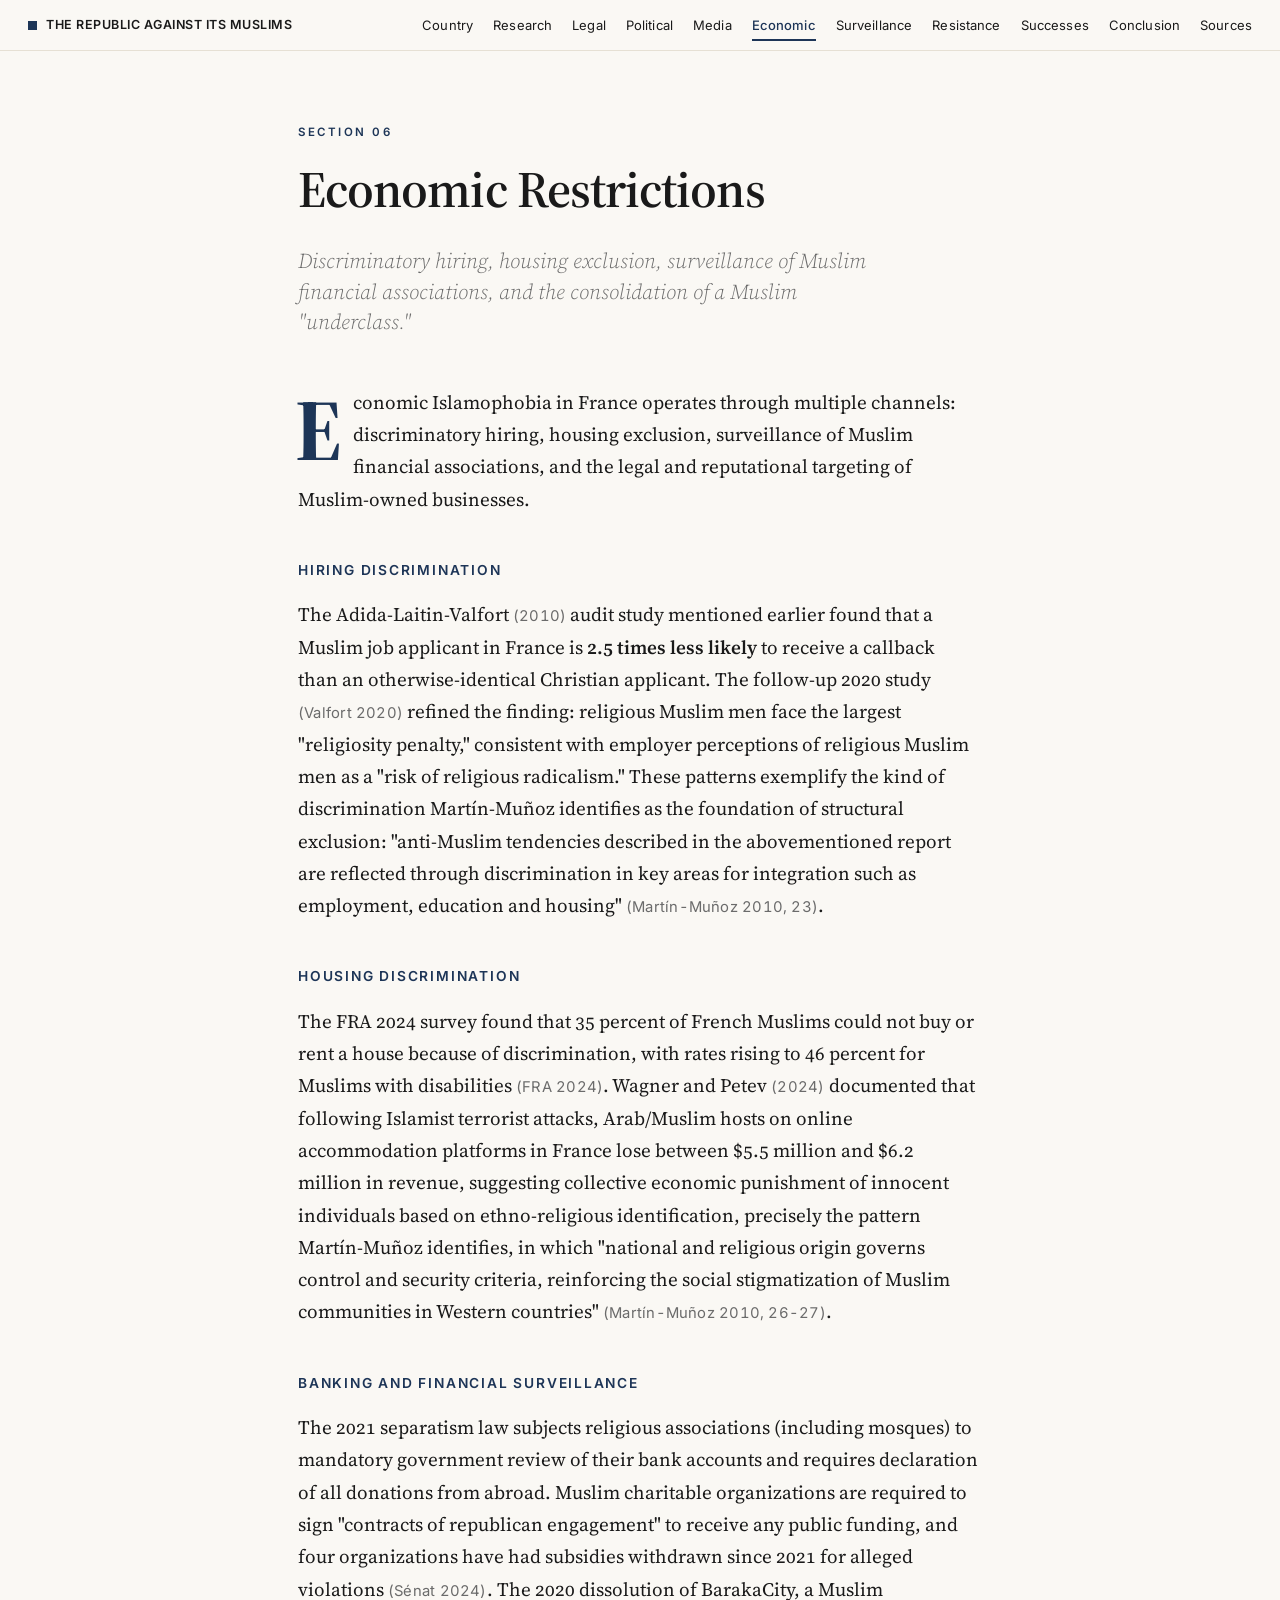
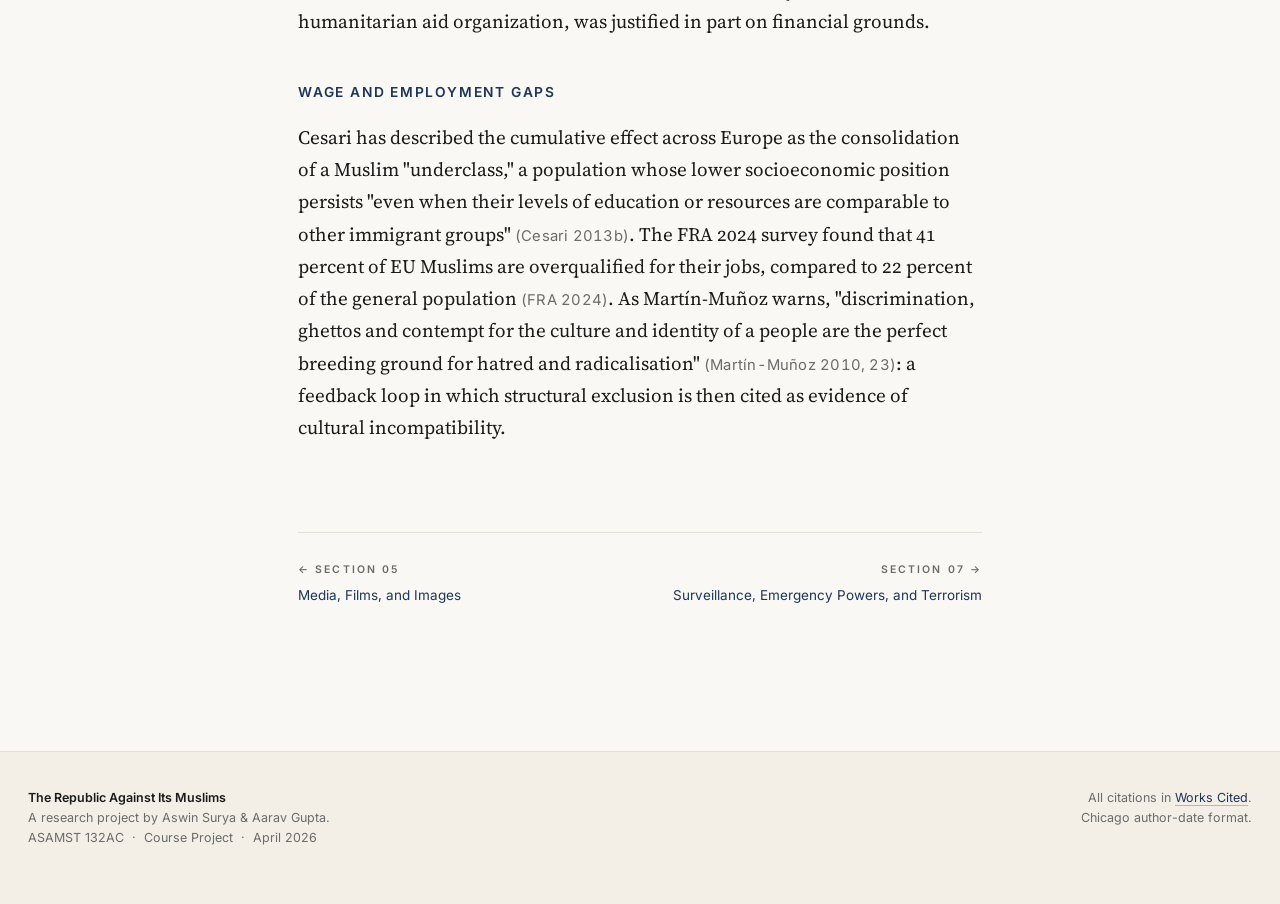
<file: economic.html>
<!DOCTYPE html>
<html lang="en">
<head>
  <meta charset="utf-8">
  <meta name="viewport" content="width=device-width, initial-scale=1">
  <title>Economic Restrictions · The Republic Against Its Muslims</title>
  <link rel="preconnect" href="https://fonts.googleapis.com">
  <link rel="preconnect" href="https://fonts.gstatic.com" crossorigin>
  <link href="https://fonts.googleapis.com/css2?family=Inter:wght@400;500;600&family=Source+Serif+4:ital,opsz,wght@0,8..60,300..700;1,8..60,300..700&display=swap" rel="stylesheet">
  <link rel="stylesheet" href="css/style.css">
</head>
<body>

<nav class="site-nav" aria-label="Primary">
  <div class="nav-inner">
    <a class="nav-brand" href="index.html"><span class="brand-mark"></span>The Republic Against Its Muslims</a>
    <button class="nav-toggle" aria-label="Toggle navigation" aria-controls="primary-nav-links"><span></span></button>
    <ul class="nav-links" id="primary-nav-links">
      <li><a href="country-profile.html">Country</a></li>
      <li><a href="research.html">Research</a></li>
      <li><a href="legal.html">Legal</a></li>
      <li><a href="political.html">Political</a></li>
      <li><a href="media.html">Media</a></li>
      <li><a href="economic.html" class="active">Economic</a></li>
      <li><a href="surveillance.html">Surveillance</a></li>
      <li><a href="counter-orgs.html">Resistance</a></li>
      <li><a href="success.html">Successes</a></li>
      <li><a href="conclusion.html">Conclusion</a></li>
      <li><a href="works-cited.html">Sources</a></li>
    </ul>
  </div>
</nav>

<main class="page">

  <span class="eyebrow">Section 06</span>
  <h1>Economic Restrictions</h1>
  <p class="deck">Discriminatory hiring, housing exclusion, surveillance of Muslim financial associations, and the consolidation of a Muslim "underclass."</p>

  <p class="lede">Economic Islamophobia in France operates through multiple channels: discriminatory hiring, housing exclusion, surveillance of Muslim financial associations, and the legal and reputational targeting of Muslim-owned businesses.</p>

  <h3>Hiring Discrimination</h3>

  <p>The Adida-Laitin-Valfort <span class="cite">(2010)</span> audit study mentioned earlier found that a Muslim job applicant in France is <strong>2.5 times less likely</strong> to receive a callback than an otherwise-identical Christian applicant. The follow-up 2020 study <span class="cite">(Valfort 2020)</span> refined the finding: religious Muslim men face the largest "religiosity penalty," consistent with employer perceptions of religious Muslim men as a "risk of religious radicalism." These patterns exemplify the kind of discrimination Martín-Muñoz identifies as the foundation of structural exclusion: "anti-Muslim tendencies described in the abovementioned report are reflected through discrimination in key areas for integration such as employment, education and housing" <span class="cite">(Martín-Muñoz 2010, 23)</span>.</p>

  <h3>Housing Discrimination</h3>

  <p>The FRA 2024 survey found that 35 percent of French Muslims could not buy or rent a house because of discrimination, with rates rising to 46 percent for Muslims with disabilities <span class="cite">(FRA 2024)</span>. Wagner and Petev <span class="cite">(2024)</span> documented that following Islamist terrorist attacks, Arab/Muslim hosts on online accommodation platforms in France lose between $5.5 million and $6.2 million in revenue, suggesting collective economic punishment of innocent individuals based on ethno-religious identification, precisely the pattern Martín-Muñoz identifies, in which "national and religious origin governs control and security criteria, reinforcing the social stigmatization of Muslim communities in Western countries" <span class="cite">(Martín-Muñoz 2010, 26-27)</span>.</p>

  <h3>Banking and Financial Surveillance</h3>

  <p>The 2021 separatism law subjects religious associations (including mosques) to mandatory government review of their bank accounts and requires declaration of all donations from abroad. Muslim charitable organizations are required to sign "contracts of republican engagement" to receive any public funding, and four organizations have had subsidies withdrawn since 2021 for alleged violations <span class="cite">(Sénat 2024)</span>. The 2020 dissolution of BarakaCity, a Muslim humanitarian aid organization, was justified in part on financial grounds.</p>

  <h3>Wage and Employment Gaps</h3>

  <p>Cesari has described the cumulative effect across Europe as the consolidation of a Muslim "underclass," a population whose lower socioeconomic position persists "even when their levels of education or resources are comparable to other immigrant groups" <span class="cite">(Cesari 2013b)</span>. The FRA 2024 survey found that 41 percent of EU Muslims are overqualified for their jobs, compared to 22 percent of the general population <span class="cite">(FRA 2024)</span>. As Martín-Muñoz warns, "discrimination, ghettos and contempt for the culture and identity of a people are the perfect breeding ground for hatred and radicalisation" <span class="cite">(Martín-Muñoz 2010, 23)</span>: a feedback loop in which structural exclusion is then cited as evidence of cultural incompatibility.</p>

  <nav class="page-nav" aria-label="Section navigation">
    <a class="prev" href="media.html"><span class="label">← Section 05</span>Media, Films, and Images</a>
    <a class="next" href="surveillance.html"><span class="label">Section 07 →</span>Surveillance, Emergency Powers, and Terrorism</a>
  </nav>

</main>

<footer class="site-footer">
  <div class="footer-inner">
    <div>
      <strong>The Republic Against Its Muslims</strong><br>
      A research project by Aswin Surya &amp; Aarav Gupta.<br>
      ASAMST 132AC &nbsp;·&nbsp; Course Project &nbsp;·&nbsp; April 2026
    </div>
    <div class="footer-meta">
      All citations in <a href="works-cited.html">Works Cited</a>.<br>
      Chicago author-date format.
    </div>
  </div>
</footer>

<script src="js/nav.js"></script>
</body>
</html>
</file>
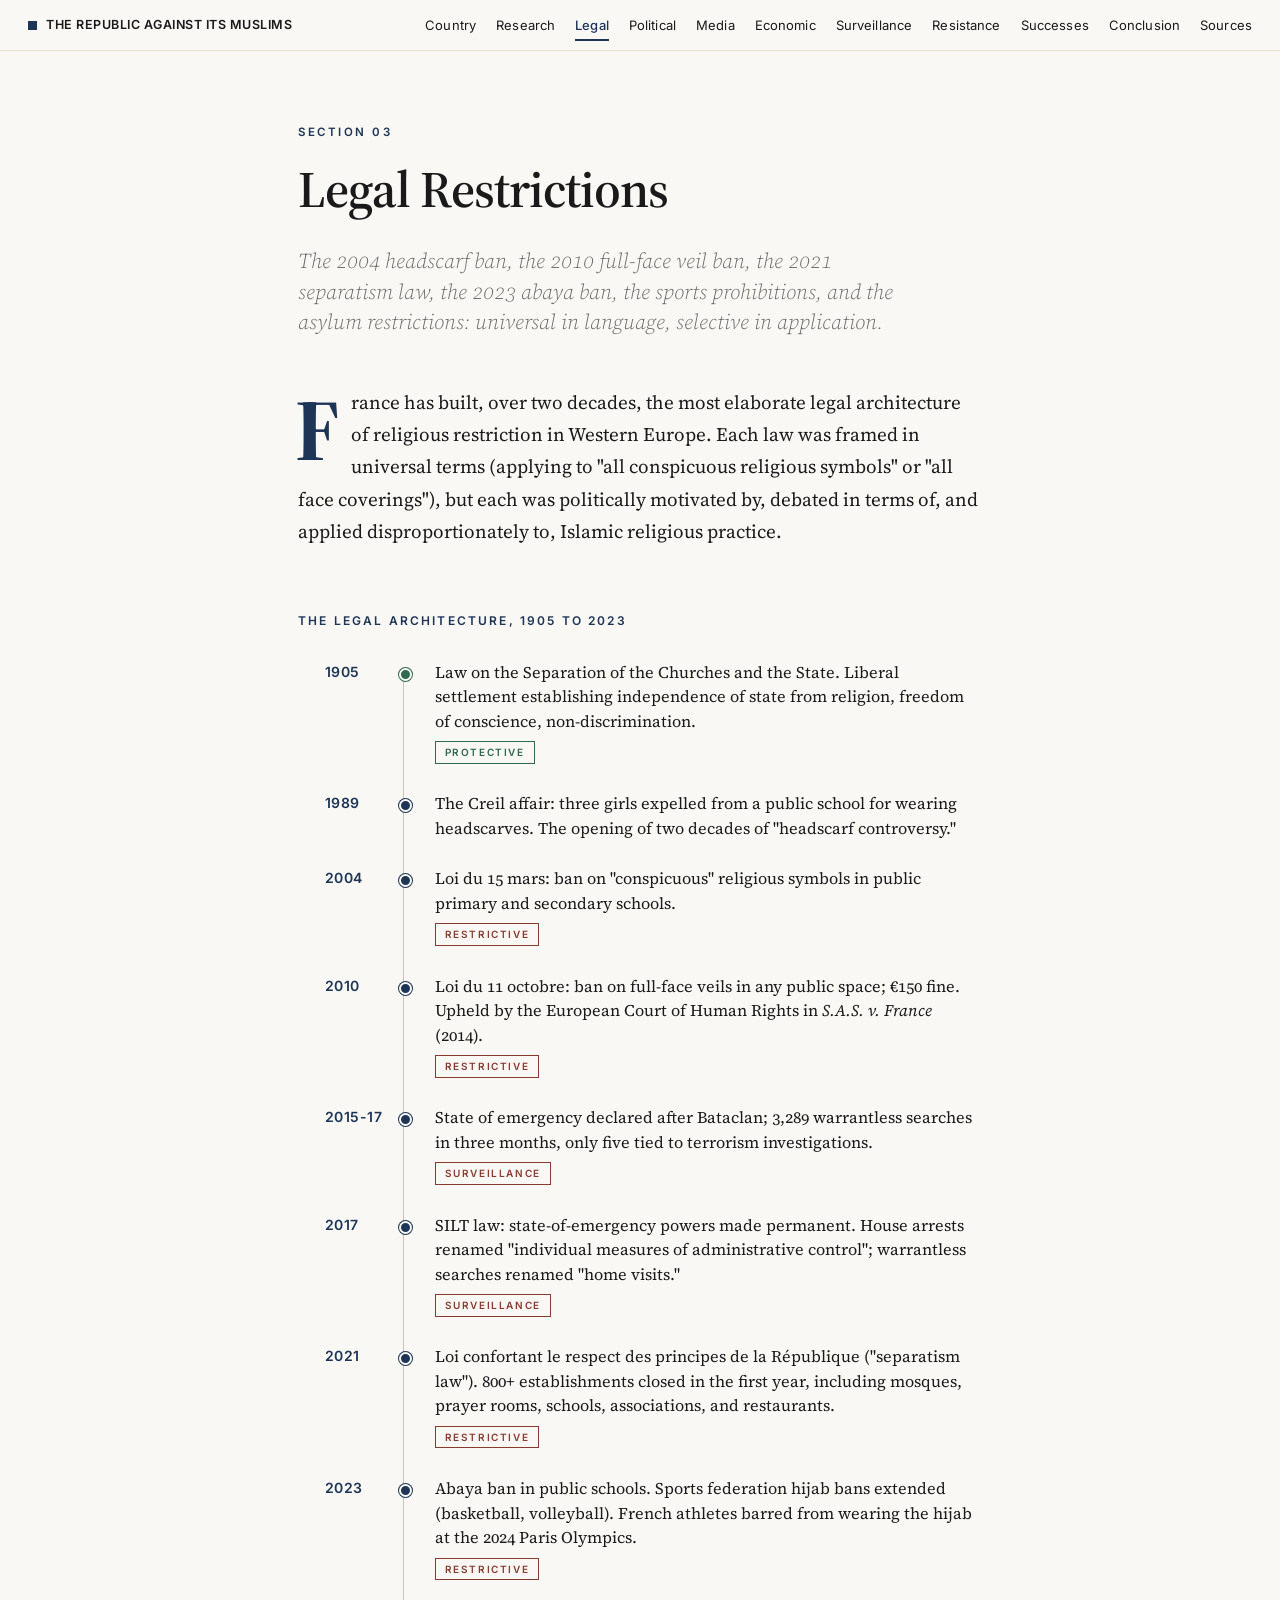
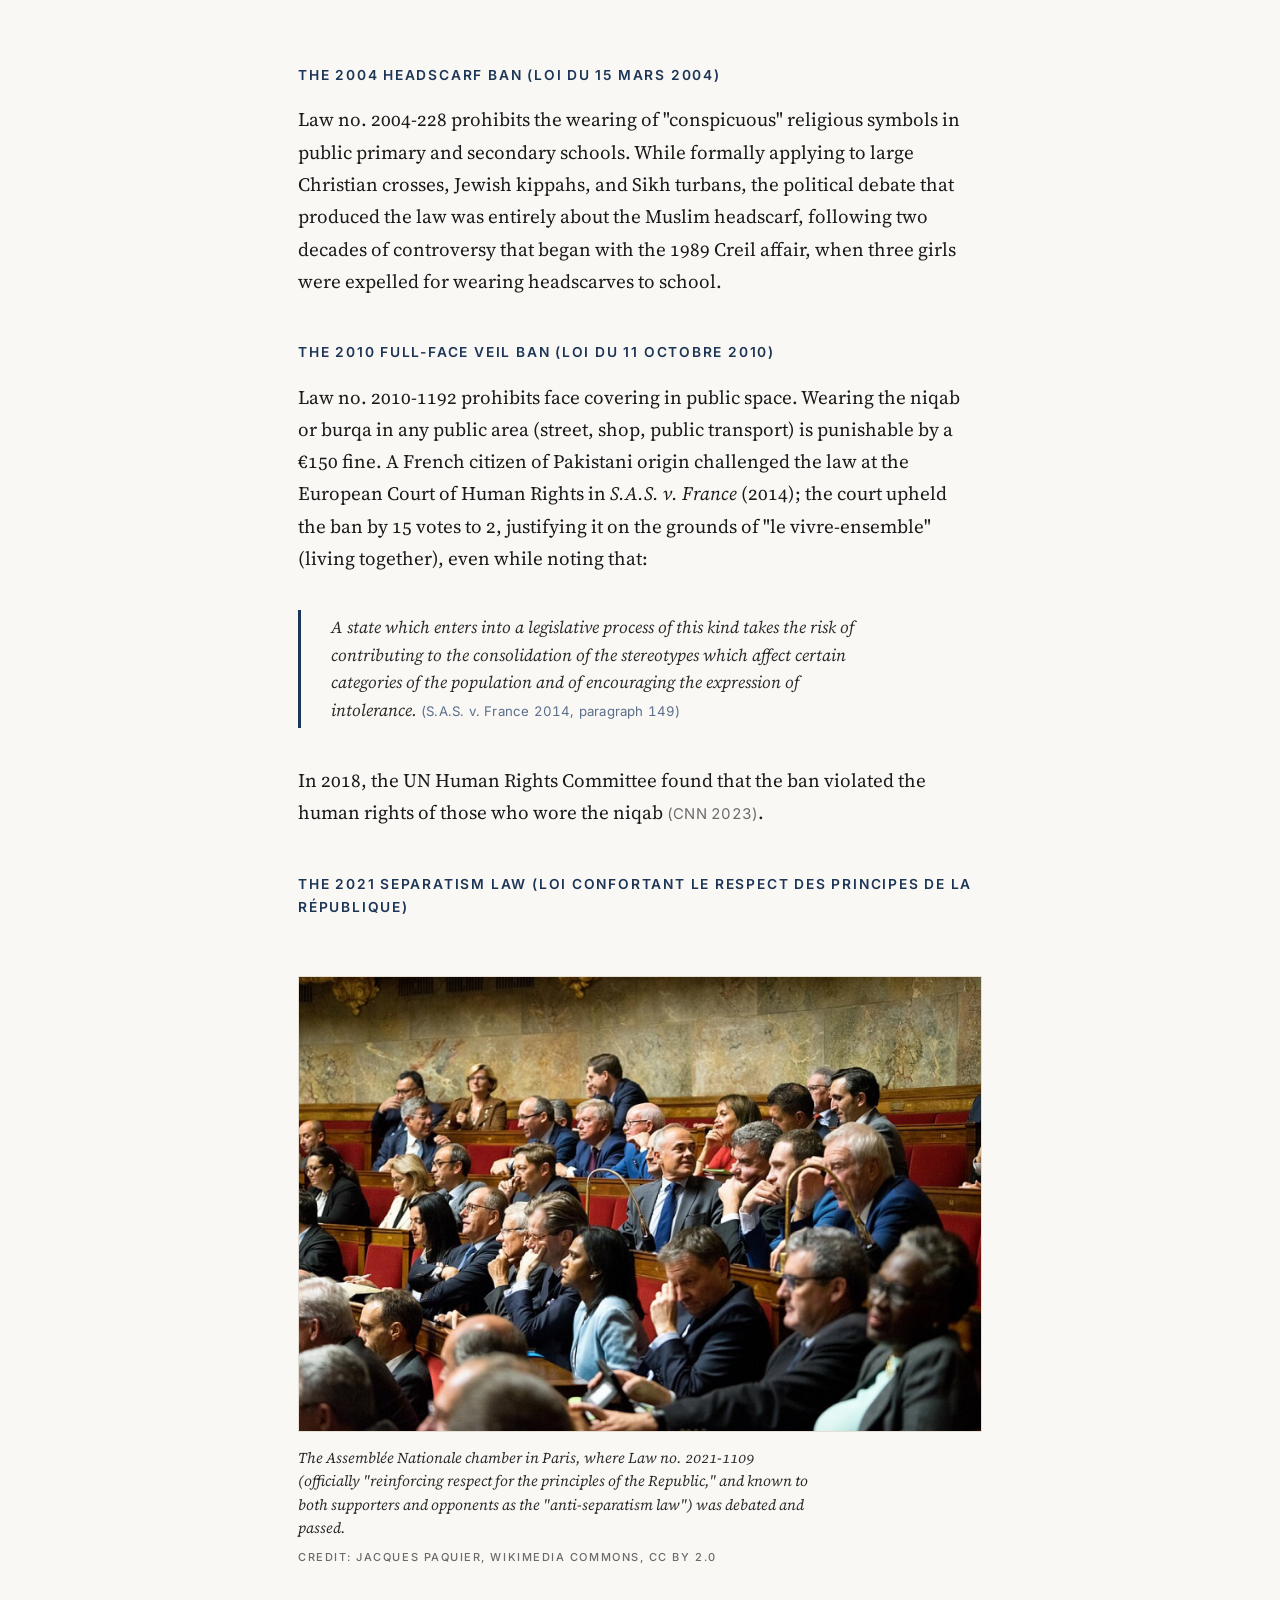
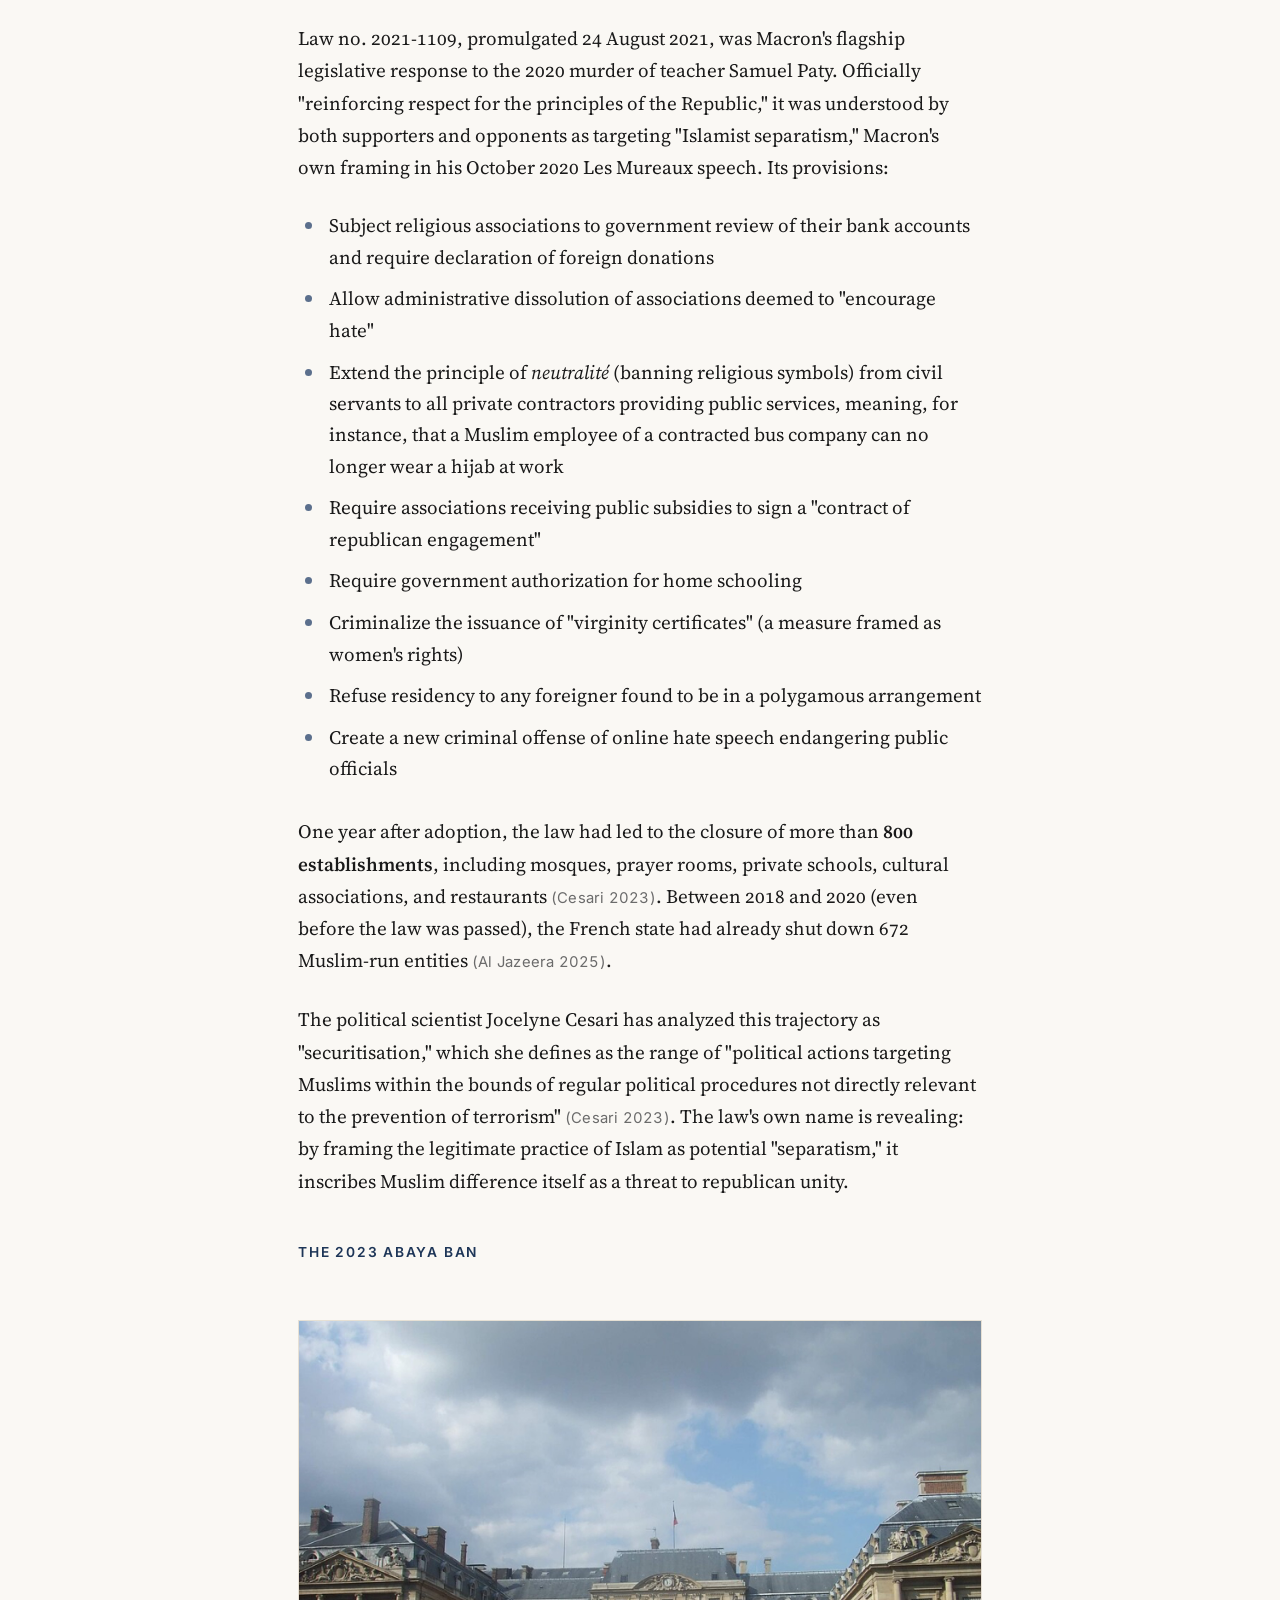
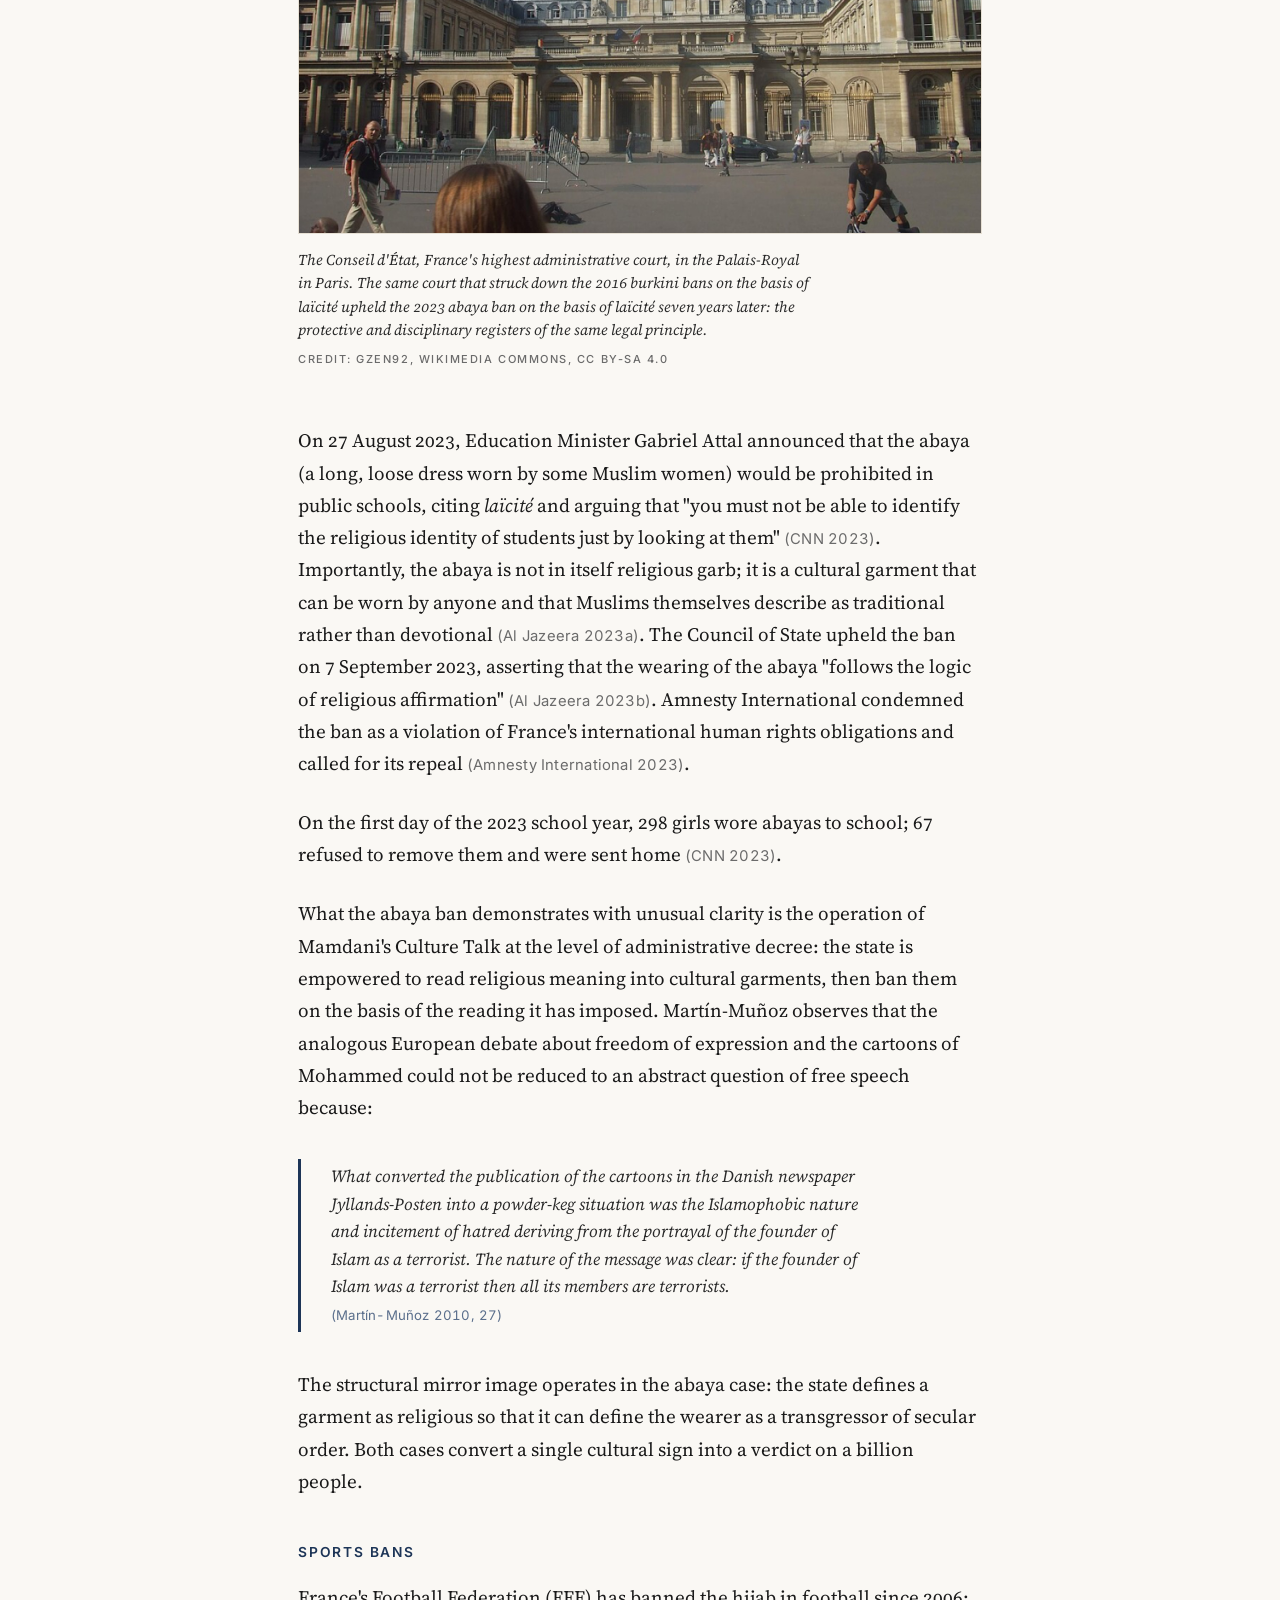
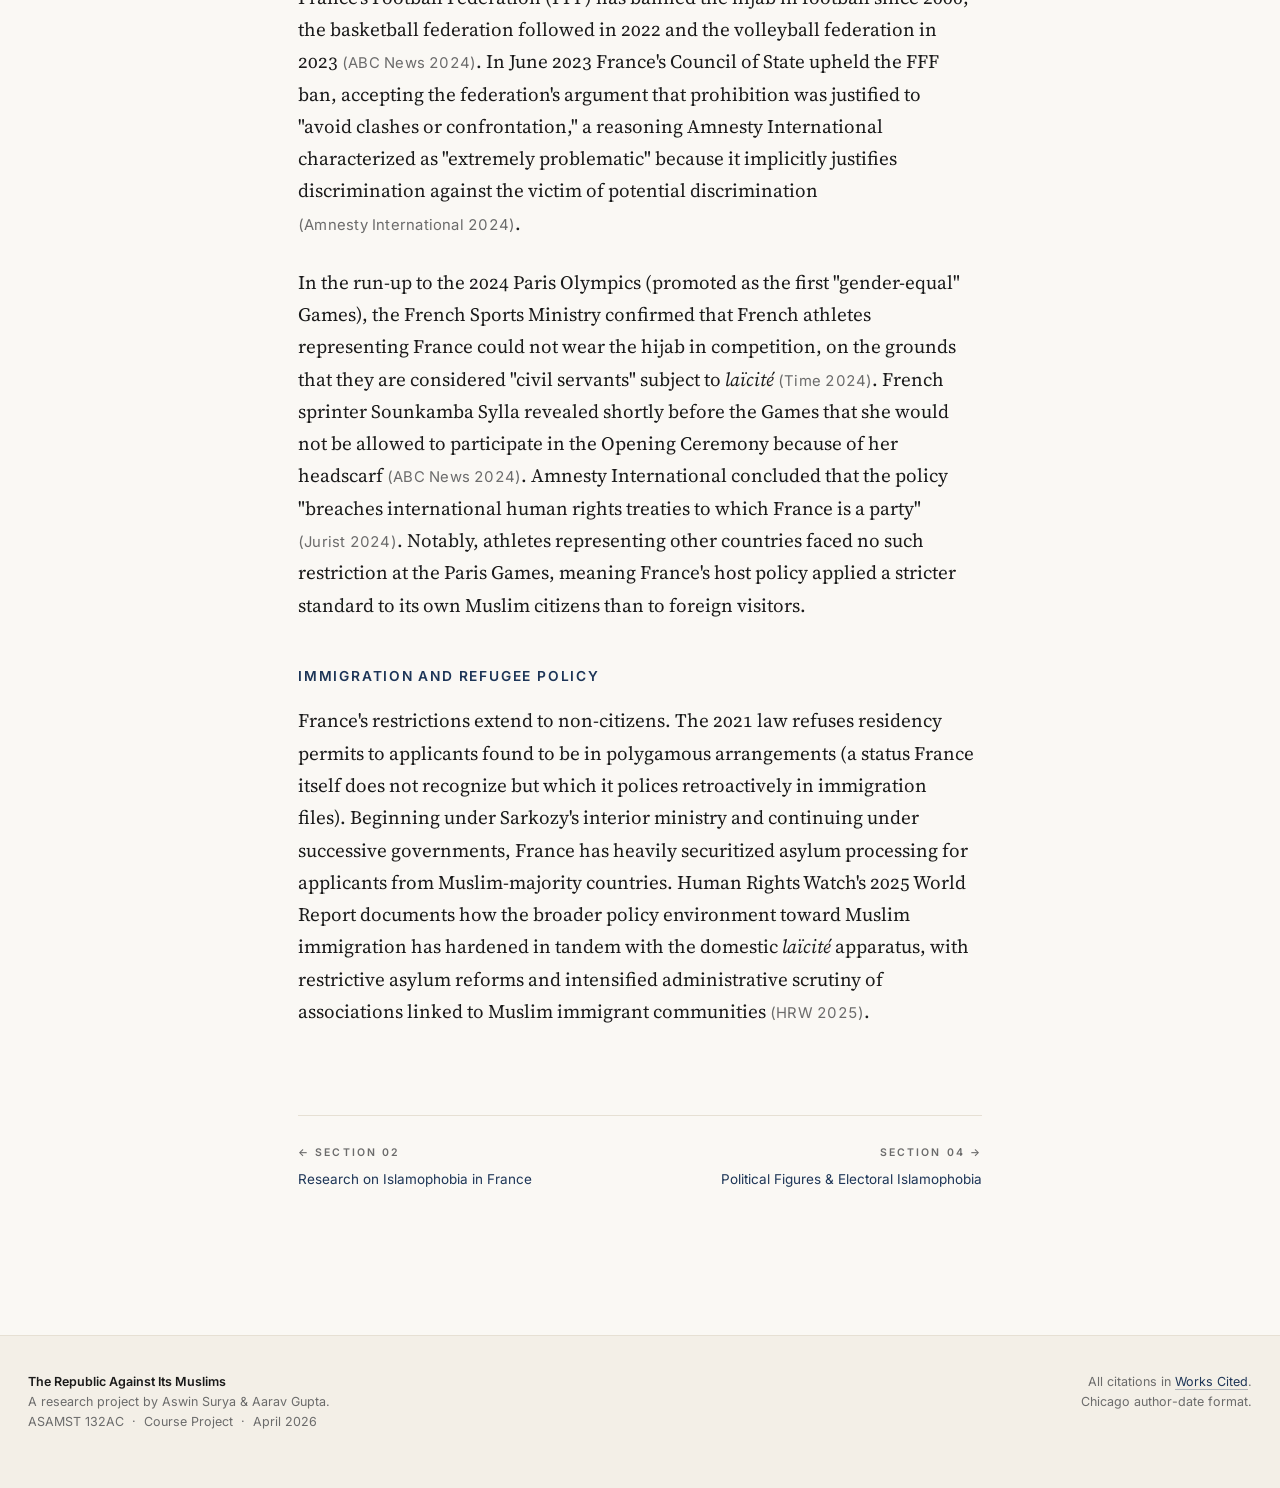
<file: legal.html>
<!DOCTYPE html>
<html lang="en">
<head>
  <meta charset="utf-8">
  <meta name="viewport" content="width=device-width, initial-scale=1">
  <title>Legal Restrictions · The Republic Against Its Muslims</title>
  <link rel="preconnect" href="https://fonts.googleapis.com">
  <link rel="preconnect" href="https://fonts.gstatic.com" crossorigin>
  <link href="https://fonts.googleapis.com/css2?family=Inter:wght@400;500;600&family=Source+Serif+4:ital,opsz,wght@0,8..60,300..700;1,8..60,300..700&display=swap" rel="stylesheet">
  <link rel="stylesheet" href="css/style.css">
</head>
<body>

<nav class="site-nav" aria-label="Primary">
  <div class="nav-inner">
    <a class="nav-brand" href="index.html"><span class="brand-mark"></span>The Republic Against Its Muslims</a>
    <button class="nav-toggle" aria-label="Toggle navigation" aria-controls="primary-nav-links"><span></span></button>
    <ul class="nav-links" id="primary-nav-links">
      <li><a href="country-profile.html">Country</a></li>
      <li><a href="research.html">Research</a></li>
      <li><a href="legal.html" class="active">Legal</a></li>
      <li><a href="political.html">Political</a></li>
      <li><a href="media.html">Media</a></li>
      <li><a href="economic.html">Economic</a></li>
      <li><a href="surveillance.html">Surveillance</a></li>
      <li><a href="counter-orgs.html">Resistance</a></li>
      <li><a href="success.html">Successes</a></li>
      <li><a href="conclusion.html">Conclusion</a></li>
      <li><a href="works-cited.html">Sources</a></li>
    </ul>
  </div>
</nav>

<main class="page">

  <span class="eyebrow">Section 03</span>
  <h1>Legal Restrictions</h1>
  <p class="deck">The 2004 headscarf ban, the 2010 full-face veil ban, the 2021 separatism law, the 2023 abaya ban, the sports prohibitions, and the asylum restrictions: universal in language, selective in application.</p>

  <p class="lede">France has built, over two decades, the most elaborate legal architecture of religious restriction in Western Europe. Each law was framed in universal terms (applying to "all conspicuous religious symbols" or "all face coverings"), but each was politically motivated by, debated in terms of, and applied disproportionately to, Islamic religious practice.</p>

  <section class="timeline" aria-label="Timeline of the French legal architecture, 1905 to 2023">
    <div class="timeline-heading">The Legal Architecture, 1905 to 2023</div>
    <ol class="timeline-list">
      <li class="tl-protective">
        <span class="year">1905</span>
        <span class="event">Law on the Separation of the Churches and the State. Liberal settlement establishing independence of state from religion, freedom of conscience, non-discrimination.</span>
        <span class="tag tag-protective">Protective</span>
      </li>
      <li>
        <span class="year">1989</span>
        <span class="event">The Creil affair: three girls expelled from a public school for wearing headscarves. The opening of two decades of "headscarf controversy."</span>
      </li>
      <li>
        <span class="year">2004</span>
        <span class="event">Loi du 15 mars: ban on "conspicuous" religious symbols in public primary and secondary schools.</span>
        <span class="tag tag-restrictive">Restrictive</span>
      </li>
      <li>
        <span class="year">2010</span>
        <span class="event">Loi du 11 octobre: ban on full-face veils in any public space; €150 fine. Upheld by the European Court of Human Rights in <em>S.A.S. v. France</em> (2014).</span>
        <span class="tag tag-restrictive">Restrictive</span>
      </li>
      <li>
        <span class="year">2015-17</span>
        <span class="event">State of emergency declared after Bataclan; 3,289 warrantless searches in three months, only five tied to terrorism investigations.</span>
        <span class="tag tag-surveillance">Surveillance</span>
      </li>
      <li>
        <span class="year">2017</span>
        <span class="event">SILT law: state-of-emergency powers made permanent. House arrests renamed "individual measures of administrative control"; warrantless searches renamed "home visits."</span>
        <span class="tag tag-surveillance">Surveillance</span>
      </li>
      <li>
        <span class="year">2021</span>
        <span class="event">Loi confortant le respect des principes de la République ("separatism law"). 800+ establishments closed in the first year, including mosques, prayer rooms, schools, associations, and restaurants.</span>
        <span class="tag tag-restrictive">Restrictive</span>
      </li>
      <li>
        <span class="year">2023</span>
        <span class="event">Abaya ban in public schools. Sports federation hijab bans extended (basketball, volleyball). French athletes barred from wearing the hijab at the 2024 Paris Olympics.</span>
        <span class="tag tag-restrictive">Restrictive</span>
      </li>
    </ol>
  </section>

  <h3>The 2004 Headscarf Ban (Loi du 15 mars 2004)</h3>

  <p>Law no. 2004-228 prohibits the wearing of "conspicuous" religious symbols in public primary and secondary schools. While formally applying to large Christian crosses, Jewish kippahs, and Sikh turbans, the political debate that produced the law was entirely about the Muslim headscarf, following two decades of controversy that began with the 1989 Creil affair, when three girls were expelled for wearing headscarves to school.</p>

  <h3>The 2010 Full-Face Veil Ban (Loi du 11 octobre 2010)</h3>

  <p>Law no. 2010-1192 prohibits face covering in public space. Wearing the niqab or burqa in any public area (street, shop, public transport) is punishable by a €150 fine. A French citizen of Pakistani origin challenged the law at the European Court of Human Rights in <em>S.A.S. v. France</em> (2014); the court upheld the ban by 15 votes to 2, justifying it on the grounds of "le vivre-ensemble" (living together), even while noting that:</p>

  <blockquote>
    <p>A state which enters into a legislative process of this kind takes the risk of contributing to the consolidation of the stereotypes which affect certain categories of the population and of encouraging the expression of intolerance. <span class="cite">(S.A.S. v. France 2014, paragraph 149)</span></p>
  </blockquote>

  <p>In 2018, the UN Human Rights Committee found that the ban violated the human rights of those who wore the niqab <span class="cite">(CNN 2023)</span>.</p>

  <h3>The 2021 Separatism Law (Loi confortant le respect des principes de la République)</h3>

  <figure class="figure">
    <img src="assets/assemblee-nationale.jpg" alt="Interior of the Assemblée Nationale chamber in Paris, with rows of seats facing the speaker's tribune.">
    <figcaption>
      The Assemblée Nationale chamber in Paris, where Law no. 2021-1109 (officially "reinforcing respect for the principles of the Republic," and known to both supporters and opponents as the "anti-separatism law") was debated and passed.
      <span class="credit">Credit: Jacques Paquier, Wikimedia Commons, CC BY 2.0</span>
    </figcaption>
  </figure>

  <p>Law no. 2021-1109, promulgated 24 August 2021, was Macron's flagship legislative response to the 2020 murder of teacher Samuel Paty. Officially "reinforcing respect for the principles of the Republic," it was understood by both supporters and opponents as targeting "Islamist separatism," Macron's own framing in his October 2020 Les Mureaux speech. Its provisions:</p>

  <ul>
    <li>Subject religious associations to government review of their bank accounts and require declaration of foreign donations</li>
    <li>Allow administrative dissolution of associations deemed to "encourage hate"</li>
    <li>Extend the principle of <em>neutralité</em> (banning religious symbols) from civil servants to all private contractors providing public services, meaning, for instance, that a Muslim employee of a contracted bus company can no longer wear a hijab at work</li>
    <li>Require associations receiving public subsidies to sign a "contract of republican engagement"</li>
    <li>Require government authorization for home schooling</li>
    <li>Criminalize the issuance of "virginity certificates" (a measure framed as women's rights)</li>
    <li>Refuse residency to any foreigner found to be in a polygamous arrangement</li>
    <li>Create a new criminal offense of online hate speech endangering public officials</li>
  </ul>

  <p>One year after adoption, the law had led to the closure of more than <strong>800 establishments</strong>, including mosques, prayer rooms, private schools, cultural associations, and restaurants <span class="cite">(Cesari 2023)</span>. Between 2018 and 2020 (even before the law was passed), the French state had already shut down 672 Muslim-run entities <span class="cite">(Al Jazeera 2025)</span>.</p>

  <p>The political scientist Jocelyne Cesari has analyzed this trajectory as "securitisation," which she defines as the range of "political actions targeting Muslims within the bounds of regular political procedures not directly relevant to the prevention of terrorism" <span class="cite">(Cesari 2023)</span>. The law's own name is revealing: by framing the legitimate practice of Islam as potential "separatism," it inscribes Muslim difference itself as a threat to republican unity.</p>

  <h3>The 2023 Abaya Ban</h3>

  <figure class="figure">
    <img src="assets/conseil-detat.jpg" alt="The Conseil d'État building in central Paris, a stone classical façade with arched windows.">
    <figcaption>
      The Conseil d'État, France's highest administrative court, in the Palais-Royal in Paris. The same court that struck down the 2016 burkini bans on the basis of <em>laïcité</em> upheld the 2023 abaya ban on the basis of <em>laïcité</em> seven years later: the protective and disciplinary registers of the same legal principle.
      <span class="credit">Credit: Gzen92, Wikimedia Commons, CC BY-SA 4.0</span>
    </figcaption>
  </figure>

  <p>On 27 August 2023, Education Minister Gabriel Attal announced that the abaya (a long, loose dress worn by some Muslim women) would be prohibited in public schools, citing <em>laïcité</em> and arguing that "you must not be able to identify the religious identity of students just by looking at them" <span class="cite">(CNN 2023)</span>. Importantly, the abaya is not in itself religious garb; it is a cultural garment that can be worn by anyone and that Muslims themselves describe as traditional rather than devotional <span class="cite">(Al Jazeera 2023a)</span>. The Council of State upheld the ban on 7 September 2023, asserting that the wearing of the abaya "follows the logic of religious affirmation" <span class="cite">(Al Jazeera 2023b)</span>. Amnesty International condemned the ban as a violation of France's international human rights obligations and called for its repeal <span class="cite">(Amnesty International 2023)</span>.</p>

  <p>On the first day of the 2023 school year, 298 girls wore abayas to school; 67 refused to remove them and were sent home <span class="cite">(CNN 2023)</span>.</p>

  <p>What the abaya ban demonstrates with unusual clarity is the operation of Mamdani's Culture Talk at the level of administrative decree: the state is empowered to read religious meaning into cultural garments, then ban them on the basis of the reading it has imposed. Martín-Muñoz observes that the analogous European debate about freedom of expression and the cartoons of Mohammed could not be reduced to an abstract question of free speech because:</p>

  <blockquote>
    <p>What converted the publication of the cartoons in the Danish newspaper <em>Jyllands-Posten</em> into a powder-keg situation was the Islamophobic nature and incitement of hatred deriving from the portrayal of the founder of Islam as a terrorist. The nature of the message was clear: if the founder of Islam was a terrorist then all its members are terrorists. <span class="cite">(Martín-Muñoz 2010, 27)</span></p>
  </blockquote>

  <p>The structural mirror image operates in the abaya case: the state defines a garment as religious so that it can define the wearer as a transgressor of secular order. Both cases convert a single cultural sign into a verdict on a billion people.</p>

  <h3>Sports Bans</h3>

  <p>France's Football Federation (FFF) has banned the hijab in football since 2006; the basketball federation followed in 2022 and the volleyball federation in 2023 <span class="cite">(ABC News 2024)</span>. In June 2023 France's Council of State upheld the FFF ban, accepting the federation's argument that prohibition was justified to "avoid clashes or confrontation," a reasoning Amnesty International characterized as "extremely problematic" because it implicitly justifies discrimination against the victim of potential discrimination <span class="cite">(Amnesty International 2024)</span>.</p>

  <p>In the run-up to the 2024 Paris Olympics (promoted as the first "gender-equal" Games), the French Sports Ministry confirmed that French athletes representing France could not wear the hijab in competition, on the grounds that they are considered "civil servants" subject to <em>laïcité</em> <span class="cite">(Time 2024)</span>. French sprinter Sounkamba Sylla revealed shortly before the Games that she would not be allowed to participate in the Opening Ceremony because of her headscarf <span class="cite">(ABC News 2024)</span>. Amnesty International concluded that the policy "breaches international human rights treaties to which France is a party" <span class="cite">(Jurist 2024)</span>. Notably, athletes representing other countries faced no such restriction at the Paris Games, meaning France's host policy applied a stricter standard to its own Muslim citizens than to foreign visitors.</p>

  <h3>Immigration and Refugee Policy</h3>

  <p>France's restrictions extend to non-citizens. The 2021 law refuses residency permits to applicants found to be in polygamous arrangements (a status France itself does not recognize but which it polices retroactively in immigration files). Beginning under Sarkozy's interior ministry and continuing under successive governments, France has heavily securitized asylum processing for applicants from Muslim-majority countries. Human Rights Watch's 2025 World Report documents how the broader policy environment toward Muslim immigration has hardened in tandem with the domestic <em>laïcité</em> apparatus, with restrictive asylum reforms and intensified administrative scrutiny of associations linked to Muslim immigrant communities <span class="cite">(HRW 2025)</span>.</p>

  <nav class="page-nav" aria-label="Section navigation">
    <a class="prev" href="research.html"><span class="label">← Section 02</span>Research on Islamophobia in France</a>
    <a class="next" href="political.html"><span class="label">Section 04 →</span>Political Figures &amp; Electoral Islamophobia</a>
  </nav>

</main>

<footer class="site-footer">
  <div class="footer-inner">
    <div>
      <strong>The Republic Against Its Muslims</strong><br>
      A research project by Aswin Surya &amp; Aarav Gupta.<br>
      ASAMST 132AC &nbsp;·&nbsp; Course Project &nbsp;·&nbsp; April 2026
    </div>
    <div class="footer-meta">
      All citations in <a href="works-cited.html">Works Cited</a>.<br>
      Chicago author-date format.
    </div>
  </div>
</footer>

<script src="js/nav.js"></script>
</body>
</html>
</file>
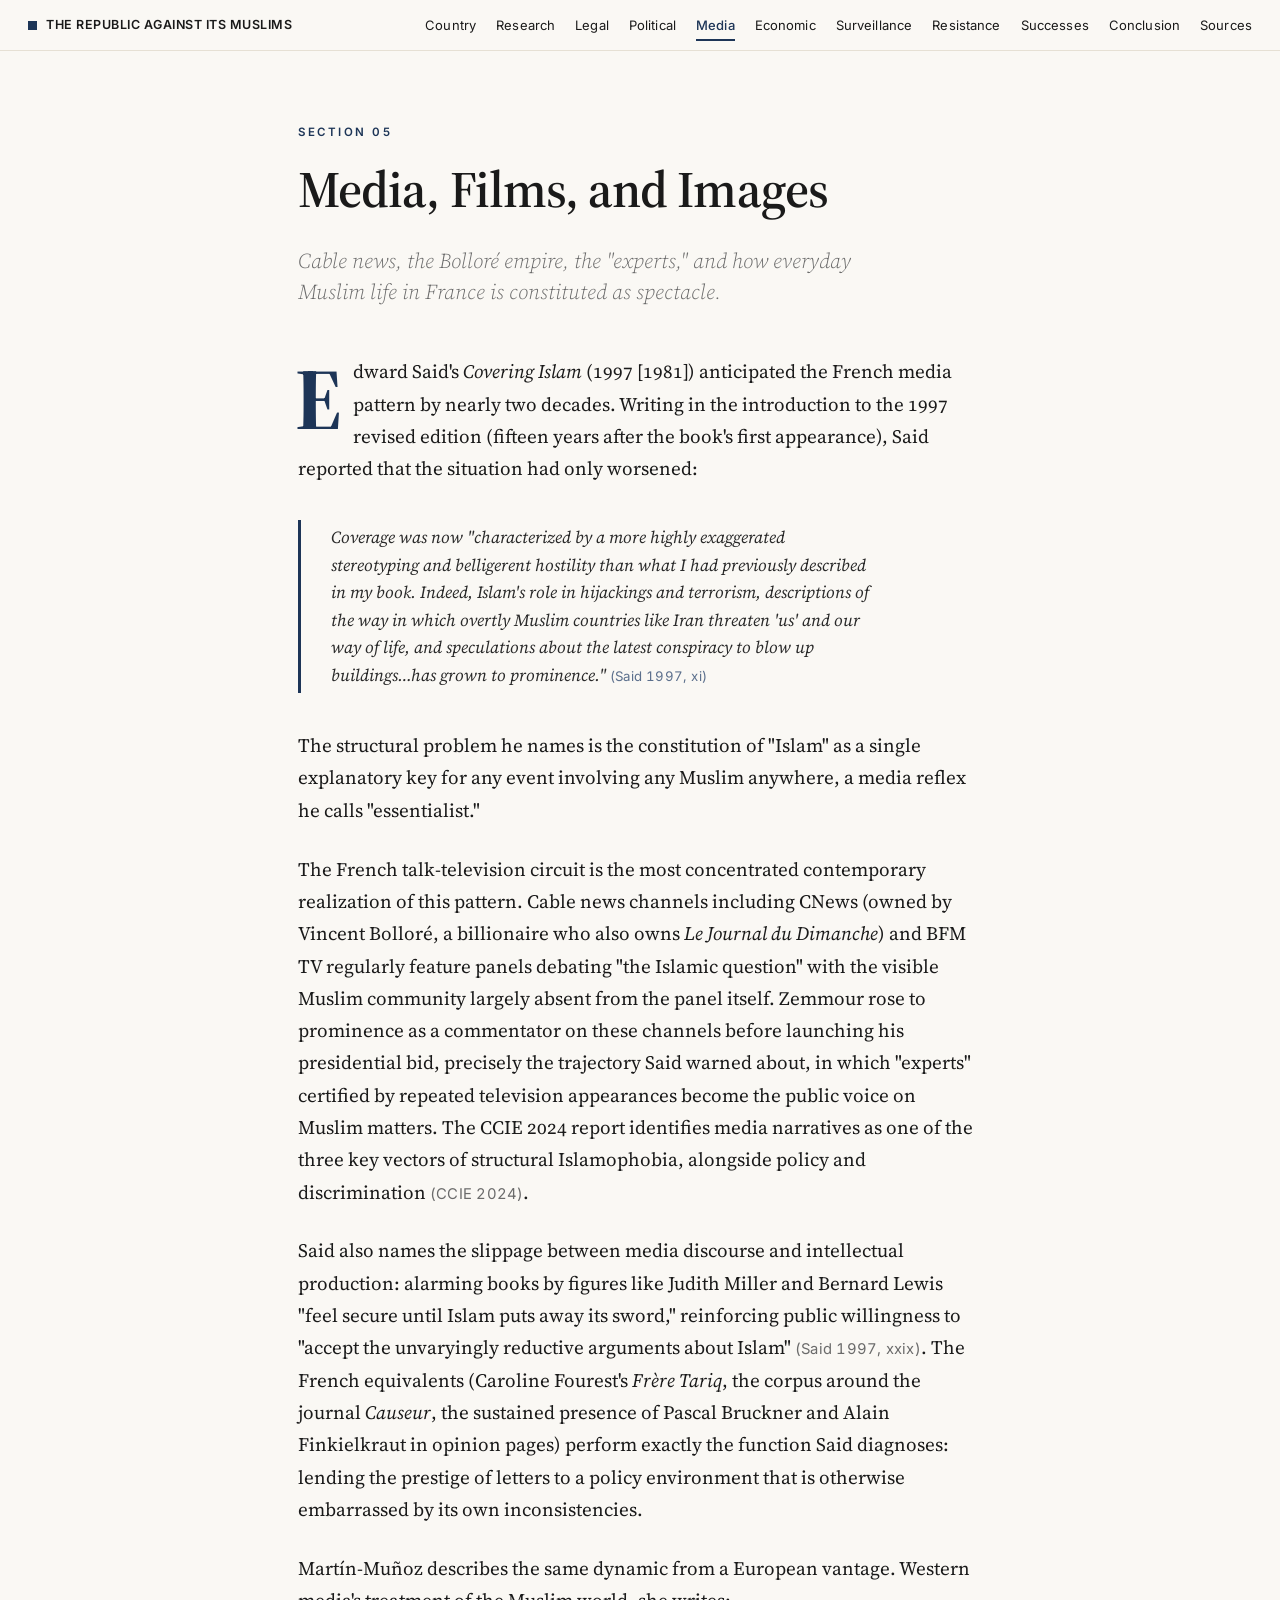
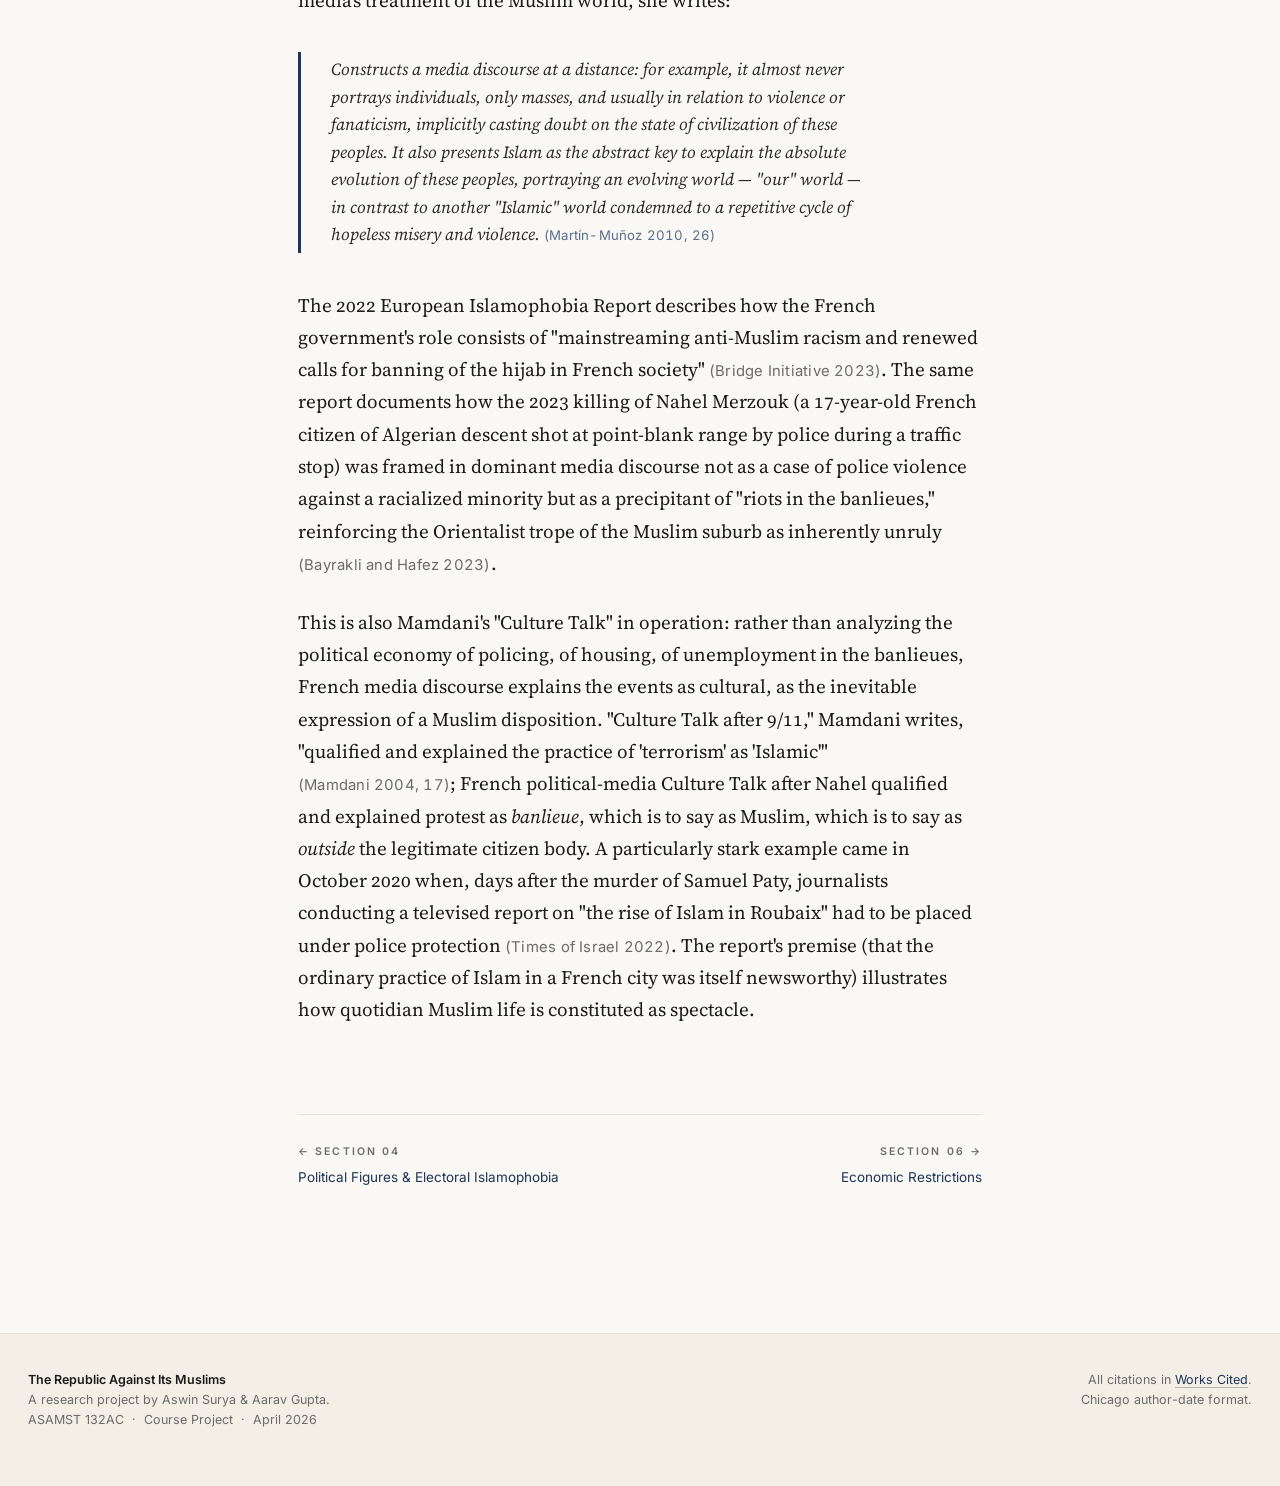
<file: media.html>
<!DOCTYPE html>
<html lang="en">
<head>
  <meta charset="utf-8">
  <meta name="viewport" content="width=device-width, initial-scale=1">
  <title>Media, Films, and Images · The Republic Against Its Muslims</title>
  <link rel="preconnect" href="https://fonts.googleapis.com">
  <link rel="preconnect" href="https://fonts.gstatic.com" crossorigin>
  <link href="https://fonts.googleapis.com/css2?family=Inter:wght@400;500;600&family=Source+Serif+4:ital,opsz,wght@0,8..60,300..700;1,8..60,300..700&display=swap" rel="stylesheet">
  <link rel="stylesheet" href="css/style.css">
</head>
<body>

<nav class="site-nav" aria-label="Primary">
  <div class="nav-inner">
    <a class="nav-brand" href="index.html"><span class="brand-mark"></span>The Republic Against Its Muslims</a>
    <button class="nav-toggle" aria-label="Toggle navigation" aria-controls="primary-nav-links"><span></span></button>
    <ul class="nav-links" id="primary-nav-links">
      <li><a href="country-profile.html">Country</a></li>
      <li><a href="research.html">Research</a></li>
      <li><a href="legal.html">Legal</a></li>
      <li><a href="political.html">Political</a></li>
      <li><a href="media.html" class="active">Media</a></li>
      <li><a href="economic.html">Economic</a></li>
      <li><a href="surveillance.html">Surveillance</a></li>
      <li><a href="counter-orgs.html">Resistance</a></li>
      <li><a href="success.html">Successes</a></li>
      <li><a href="conclusion.html">Conclusion</a></li>
      <li><a href="works-cited.html">Sources</a></li>
    </ul>
  </div>
</nav>

<main class="page">

  <span class="eyebrow">Section 05</span>
  <h1>Media, Films, and Images</h1>
  <p class="deck">Cable news, the Bolloré empire, the "experts," and how everyday Muslim life in France is constituted as spectacle.</p>

  <p class="lede">Edward Said's <em>Covering Islam</em> (1997 [1981]) anticipated the French media pattern by nearly two decades. Writing in the introduction to the 1997 revised edition (fifteen years after the book's first appearance), Said reported that the situation had only worsened:</p>

  <blockquote>
    <p>Coverage was now "characterized by a more highly exaggerated stereotyping and belligerent hostility than what I had previously described in my book. Indeed, Islam's role in hijackings and terrorism, descriptions of the way in which overtly Muslim countries like Iran threaten 'us' and our way of life, and speculations about the latest conspiracy to blow up buildings…has grown to prominence." <span class="cite">(Said 1997, xi)</span></p>
  </blockquote>

  <p>The structural problem he names is the constitution of "Islam" as a single explanatory key for any event involving any Muslim anywhere, a media reflex he calls "essentialist."</p>

  <p>The French talk-television circuit is the most concentrated contemporary realization of this pattern. Cable news channels including CNews (owned by Vincent Bolloré, a billionaire who also owns <em>Le Journal du Dimanche</em>) and BFM TV regularly feature panels debating "the Islamic question" with the visible Muslim community largely absent from the panel itself. Zemmour rose to prominence as a commentator on these channels before launching his presidential bid, precisely the trajectory Said warned about, in which "experts" certified by repeated television appearances become the public voice on Muslim matters. The CCIE 2024 report identifies media narratives as one of the three key vectors of structural Islamophobia, alongside policy and discrimination <span class="cite">(CCIE 2024)</span>.</p>

  <p>Said also names the slippage between media discourse and intellectual production: alarming books by figures like Judith Miller and Bernard Lewis "feel secure until Islam puts away its sword," reinforcing public willingness to "accept the unvaryingly reductive arguments about Islam" <span class="cite">(Said 1997, xxix)</span>. The French equivalents (Caroline Fourest's <em>Frère Tariq</em>, the corpus around the journal <em>Causeur</em>, the sustained presence of Pascal Bruckner and Alain Finkielkraut in opinion pages) perform exactly the function Said diagnoses: lending the prestige of letters to a policy environment that is otherwise embarrassed by its own inconsistencies.</p>

  <p>Martín-Muñoz describes the same dynamic from a European vantage. Western media's treatment of the Muslim world, she writes:</p>

  <blockquote>
    <p>Constructs a media discourse at a distance: for example, it almost never portrays individuals, only masses, and usually in relation to violence or fanaticism, implicitly casting doubt on the state of civilization of these peoples. It also presents Islam as the abstract key to explain the absolute evolution of these peoples, portraying an evolving world — "our" world — in contrast to another "Islamic" world condemned to a repetitive cycle of hopeless misery and violence. <span class="cite">(Martín-Muñoz 2010, 26)</span></p>
  </blockquote>

  <p>The 2022 European Islamophobia Report describes how the French government's role consists of "mainstreaming anti-Muslim racism and renewed calls for banning of the hijab in French society" <span class="cite">(Bridge Initiative 2023)</span>. The same report documents how the 2023 killing of Nahel Merzouk (a 17-year-old French citizen of Algerian descent shot at point-blank range by police during a traffic stop) was framed in dominant media discourse not as a case of police violence against a racialized minority but as a precipitant of "riots in the banlieues," reinforcing the Orientalist trope of the Muslim suburb as inherently unruly <span class="cite">(Bayrakli and Hafez 2023)</span>.</p>

  <p>This is also Mamdani's "Culture Talk" in operation: rather than analyzing the political economy of policing, of housing, of unemployment in the banlieues, French media discourse explains the events as cultural, as the inevitable expression of a Muslim disposition. "Culture Talk after 9/11," Mamdani writes, "qualified and explained the practice of 'terrorism' as 'Islamic'" <span class="cite">(Mamdani 2004, 17)</span>; French political-media Culture Talk after Nahel qualified and explained protest as <em>banlieue</em>, which is to say as Muslim, which is to say as <em>outside</em> the legitimate citizen body. A particularly stark example came in October 2020 when, days after the murder of Samuel Paty, journalists conducting a televised report on "the rise of Islam in Roubaix" had to be placed under police protection <span class="cite">(Times of Israel 2022)</span>. The report's premise (that the ordinary practice of Islam in a French city was itself newsworthy) illustrates how quotidian Muslim life is constituted as spectacle.</p>

  <nav class="page-nav" aria-label="Section navigation">
    <a class="prev" href="political.html"><span class="label">← Section 04</span>Political Figures &amp; Electoral Islamophobia</a>
    <a class="next" href="economic.html"><span class="label">Section 06 →</span>Economic Restrictions</a>
  </nav>

</main>

<footer class="site-footer">
  <div class="footer-inner">
    <div>
      <strong>The Republic Against Its Muslims</strong><br>
      A research project by Aswin Surya &amp; Aarav Gupta.<br>
      ASAMST 132AC &nbsp;·&nbsp; Course Project &nbsp;·&nbsp; April 2026
    </div>
    <div class="footer-meta">
      All citations in <a href="works-cited.html">Works Cited</a>.<br>
      Chicago author-date format.
    </div>
  </div>
</footer>

<script src="js/nav.js"></script>
</body>
</html>
</file>
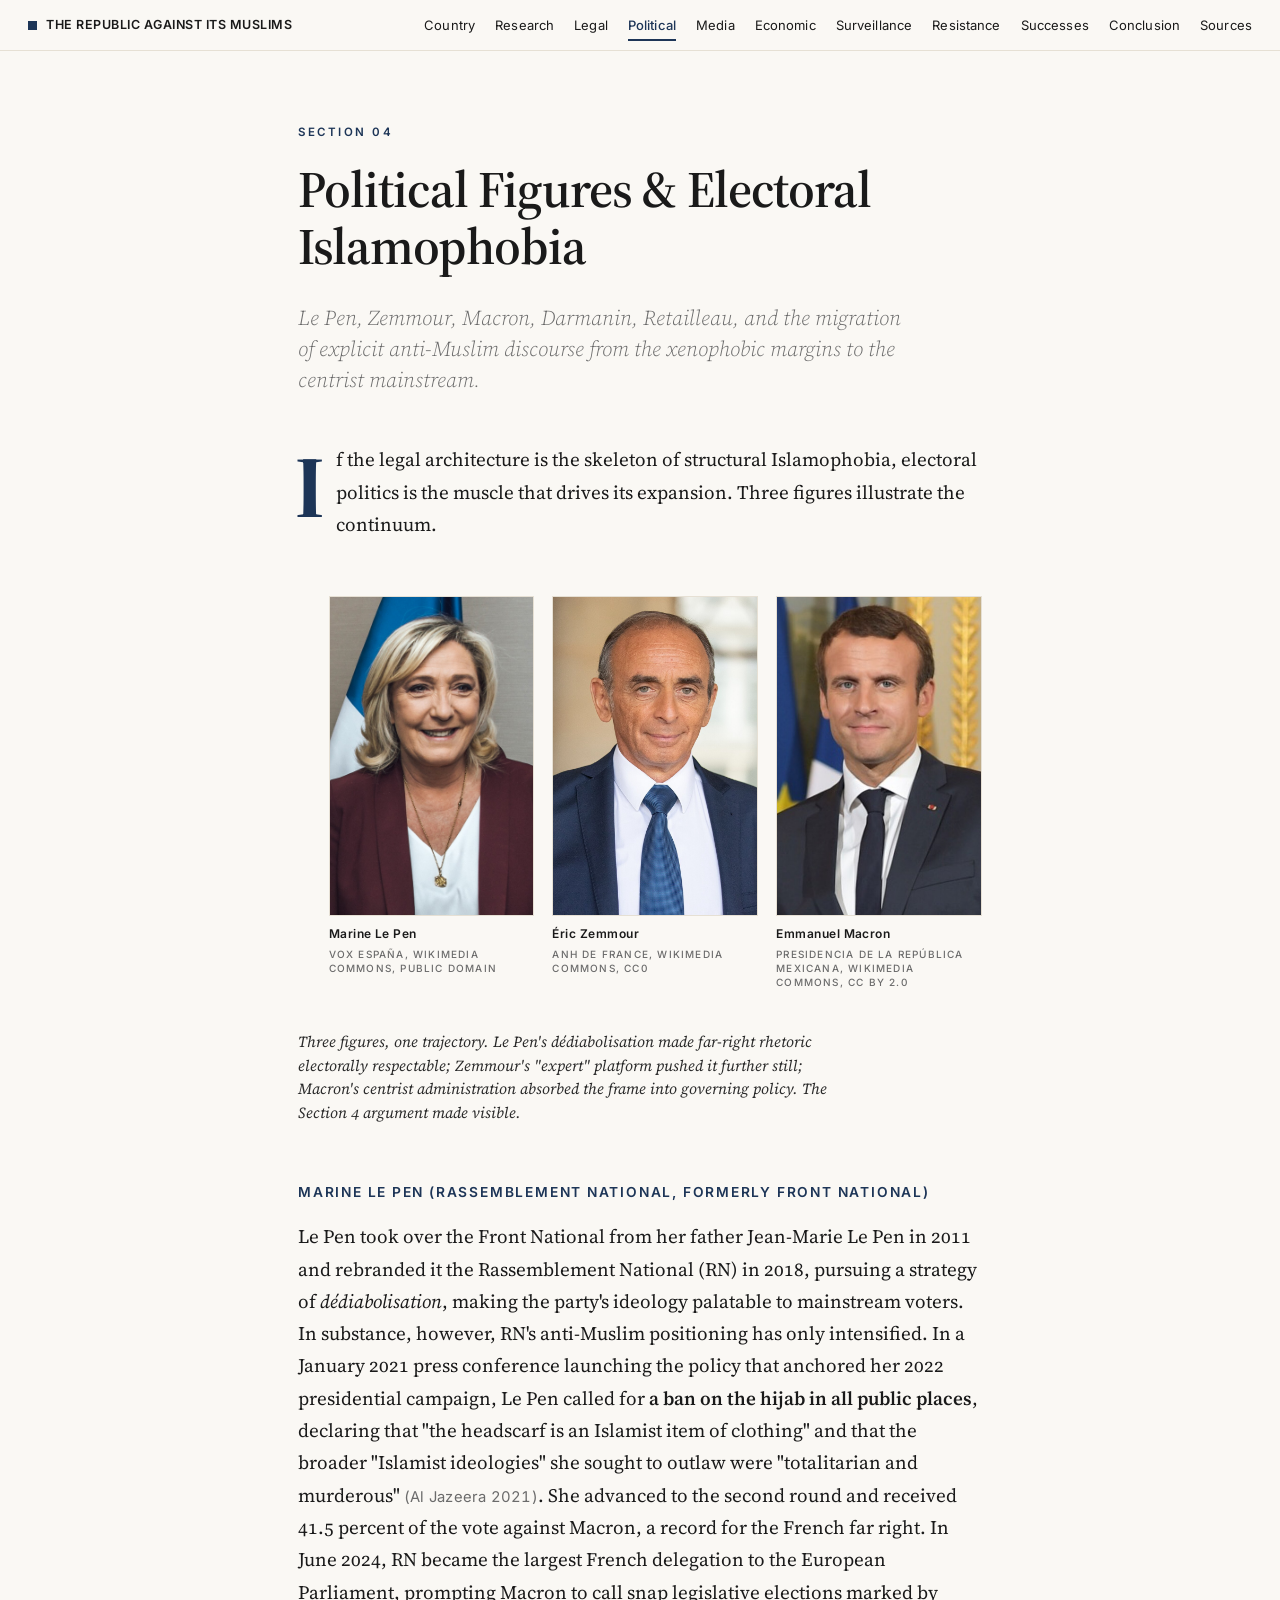
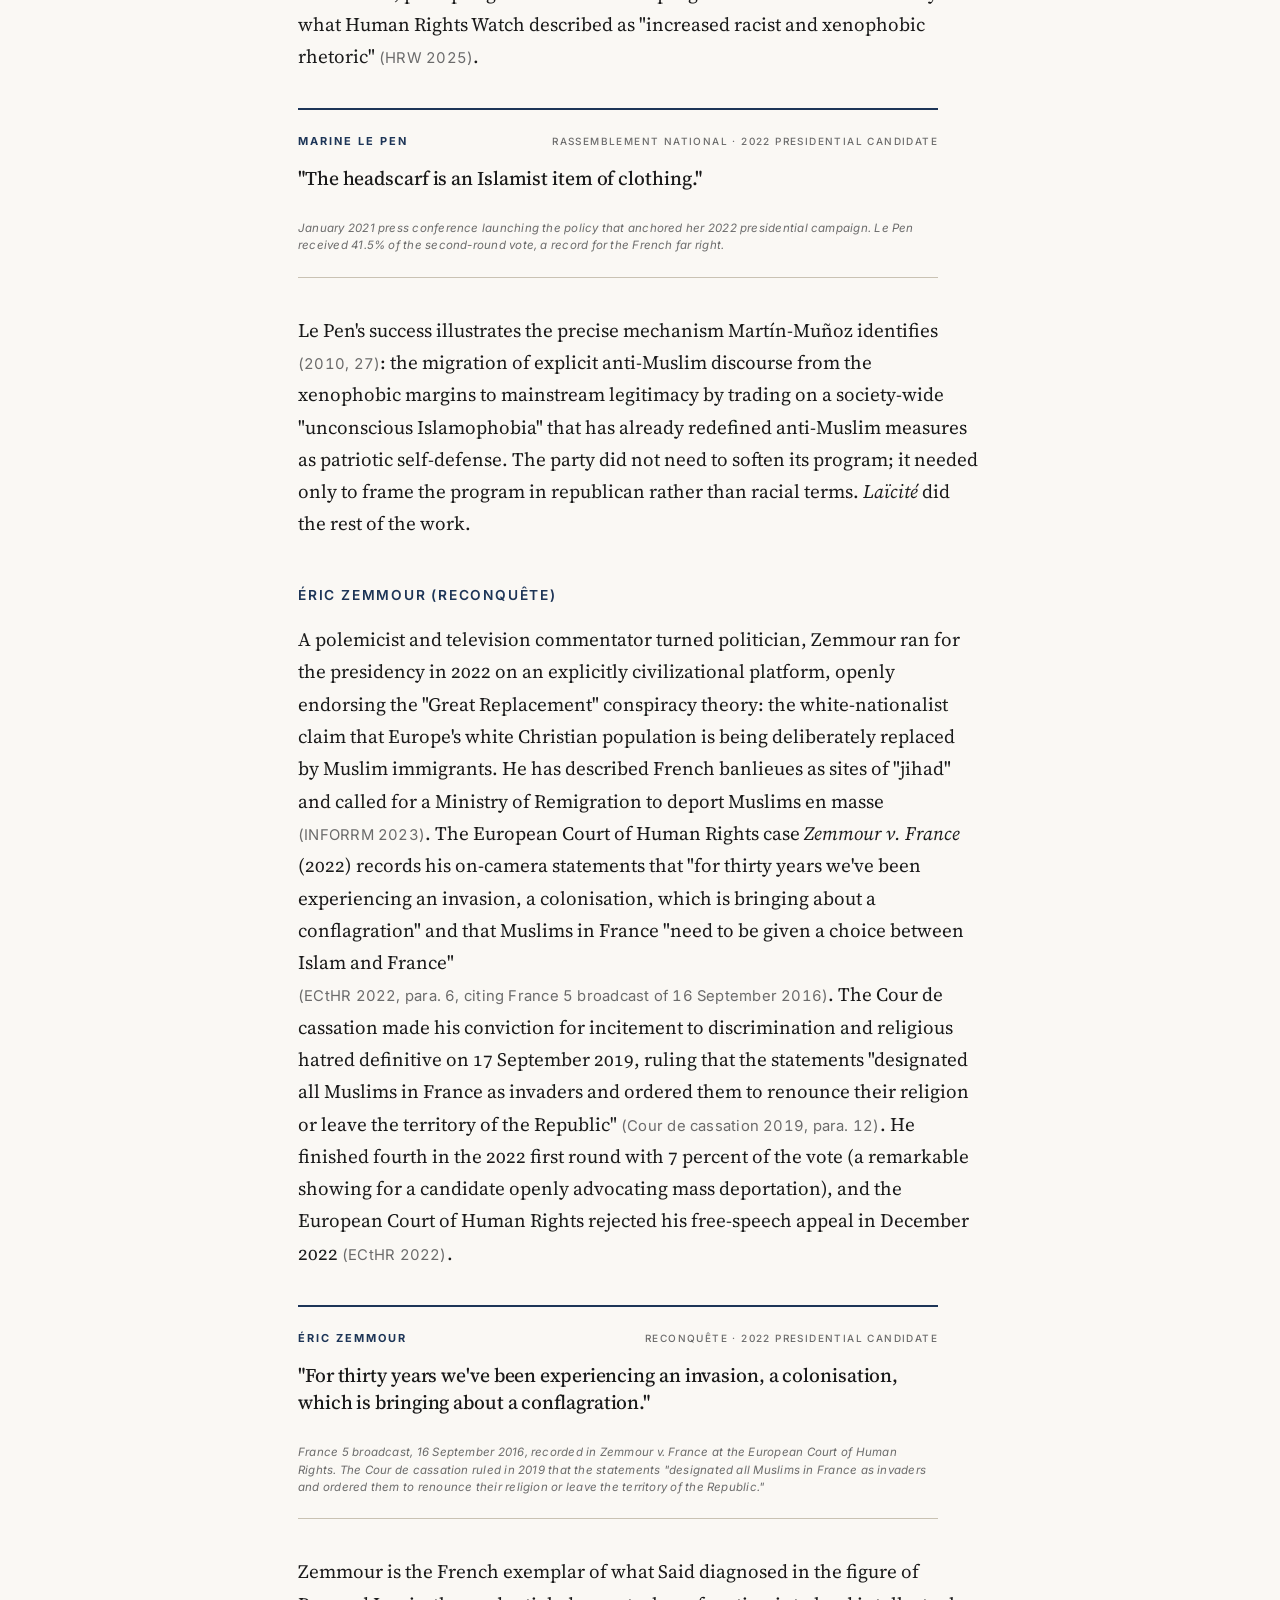
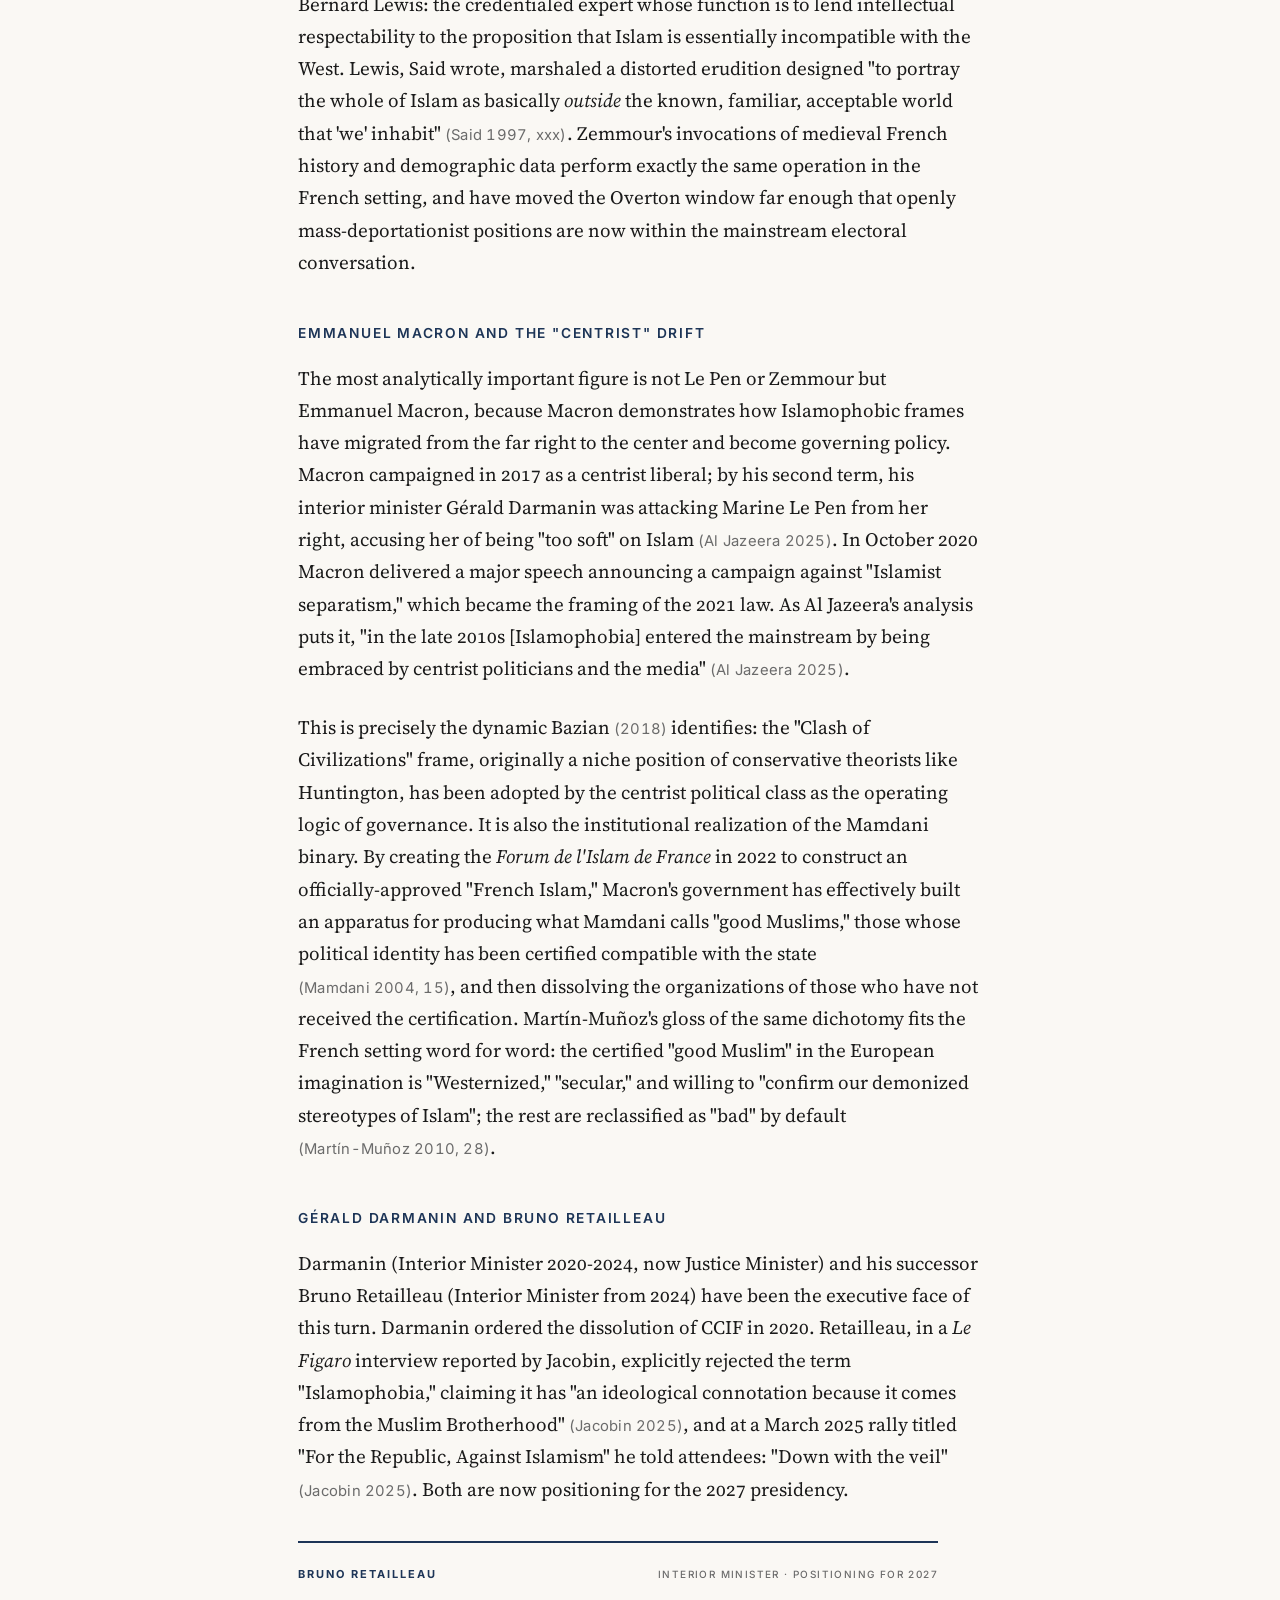
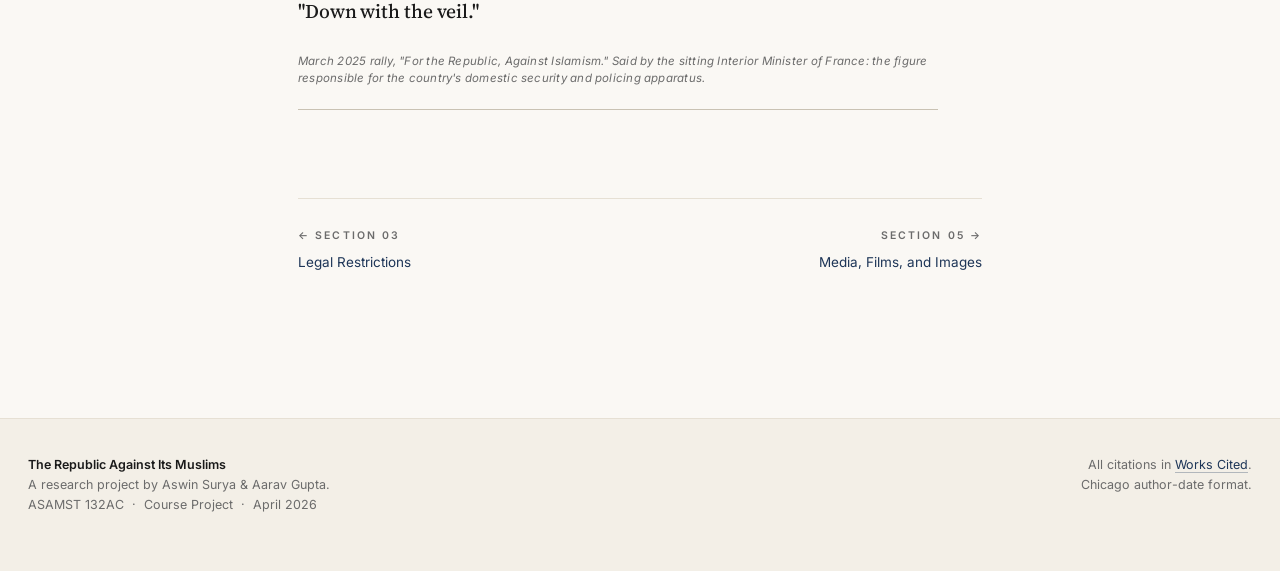
<file: political.html>
<!DOCTYPE html>
<html lang="en">
<head>
  <meta charset="utf-8">
  <meta name="viewport" content="width=device-width, initial-scale=1">
  <title>Political Figures &amp; Electoral Islamophobia · The Republic Against Its Muslims</title>
  <link rel="preconnect" href="https://fonts.googleapis.com">
  <link rel="preconnect" href="https://fonts.gstatic.com" crossorigin>
  <link href="https://fonts.googleapis.com/css2?family=Inter:wght@400;500;600&family=Source+Serif+4:ital,opsz,wght@0,8..60,300..700;1,8..60,300..700&display=swap" rel="stylesheet">
  <link rel="stylesheet" href="css/style.css">
</head>
<body>

<nav class="site-nav" aria-label="Primary">
  <div class="nav-inner">
    <a class="nav-brand" href="index.html"><span class="brand-mark"></span>The Republic Against Its Muslims</a>
    <button class="nav-toggle" aria-label="Toggle navigation" aria-controls="primary-nav-links"><span></span></button>
    <ul class="nav-links" id="primary-nav-links">
      <li><a href="country-profile.html">Country</a></li>
      <li><a href="research.html">Research</a></li>
      <li><a href="legal.html">Legal</a></li>
      <li><a href="political.html" class="active">Political</a></li>
      <li><a href="media.html">Media</a></li>
      <li><a href="economic.html">Economic</a></li>
      <li><a href="surveillance.html">Surveillance</a></li>
      <li><a href="counter-orgs.html">Resistance</a></li>
      <li><a href="success.html">Successes</a></li>
      <li><a href="conclusion.html">Conclusion</a></li>
      <li><a href="works-cited.html">Sources</a></li>
    </ul>
  </div>
</nav>

<main class="page">

  <span class="eyebrow">Section 04</span>
  <h1>Political Figures &amp; Electoral Islamophobia</h1>
  <p class="deck">Le Pen, Zemmour, Macron, Darmanin, Retailleau, and the migration of explicit anti-Muslim discourse from the xenophobic margins to the centrist mainstream.</p>

  <p class="lede">If the legal architecture is the skeleton of structural Islamophobia, electoral politics is the muscle that drives its expansion. Three figures illustrate the continuum.</p>

  <section class="triptych" aria-label="Three figures of French electoral Islamophobia">
    <ul class="triptych-grid">
      <li>
        <figure>
          <img src="assets/marine-le-pen.jpg" alt="Marine Le Pen photographed in 2022, looking off-camera.">
          <figcaption>
            Marine Le Pen
            <span class="credit">VOX España, Wikimedia Commons, Public Domain</span>
          </figcaption>
        </figure>
      </li>
      <li>
        <figure>
          <img src="assets/eric-zemmour.jpg" alt="Éric Zemmour photographed in April 2022, in formal attire.">
          <figcaption>
            Éric Zemmour
            <span class="credit">Anh De France, Wikimedia Commons, CC0</span>
          </figcaption>
        </figure>
      </li>
      <li>
        <figure>
          <img src="assets/macron-portrait.jpg" alt="Emmanuel Macron in an official portrait from July 2017.">
          <figcaption>
            Emmanuel Macron
            <span class="credit">Presidencia de la República Mexicana, Wikimedia Commons, CC BY 2.0</span>
          </figcaption>
        </figure>
      </li>
    </ul>
    <p class="triptych-caption">Three figures, one trajectory. Le Pen's <em>dédiabolisation</em> made far-right rhetoric electorally respectable; Zemmour's "expert" platform pushed it further still; Macron's centrist administration absorbed the frame into governing policy. The Section 4 argument made visible.</p>
  </section>

  <h3>Marine Le Pen (Rassemblement National, formerly Front National)</h3>

  <p>Le Pen took over the Front National from her father Jean-Marie Le Pen in 2011 and rebranded it the Rassemblement National (RN) in 2018, pursuing a strategy of <em>dédiabolisation</em>, making the party's ideology palatable to mainstream voters. In substance, however, RN's anti-Muslim positioning has only intensified. In a January 2021 press conference launching the policy that anchored her 2022 presidential campaign, Le Pen called for <strong>a ban on the hijab in all public places</strong>, declaring that "the headscarf is an Islamist item of clothing" and that the broader "Islamist ideologies" she sought to outlaw were "totalitarian and murderous" <span class="cite">(Al Jazeera 2021)</span>. She advanced to the second round and received 41.5 percent of the vote against Macron, a record for the French far right. In June 2024, RN became the largest French delegation to the European Parliament, prompting Macron to call snap legislative elections marked by what Human Rights Watch described as "increased racist and xenophobic rhetoric" <span class="cite">(HRW 2025)</span>.</p>

  <aside class="actor-quote">
    <div class="actor-meta">
      <span class="actor-name">Marine Le Pen</span>
      <span class="actor-tag">Rassemblement National · 2022 presidential candidate</span>
    </div>
    <p class="actor-words">"The headscarf is an Islamist item of clothing."</p>
    <div class="actor-source">January 2021 press conference launching the policy that anchored her 2022 presidential campaign. Le Pen received 41.5% of the second-round vote, a record for the French far right.</div>
  </aside>

  <p>Le Pen's success illustrates the precise mechanism Martín-Muñoz identifies <span class="cite">(2010, 27)</span>: the migration of explicit anti-Muslim discourse from the xenophobic margins to mainstream legitimacy by trading on a society-wide "unconscious Islamophobia" that has already redefined anti-Muslim measures as patriotic self-defense. The party did not need to soften its program; it needed only to frame the program in republican rather than racial terms. <em>Laïcité</em> did the rest of the work.</p>

  <h3>Éric Zemmour (Reconquête)</h3>

  <p>A polemicist and television commentator turned politician, Zemmour ran for the presidency in 2022 on an explicitly civilizational platform, openly endorsing the "Great Replacement" conspiracy theory: the white-nationalist claim that Europe's white Christian population is being deliberately replaced by Muslim immigrants. He has described French banlieues as sites of "jihad" and called for a Ministry of Remigration to deport Muslims en masse <span class="cite">(INFORRM 2023)</span>. The European Court of Human Rights case <em>Zemmour v. France</em> (2022) records his on-camera statements that "for thirty years we've been experiencing an invasion, a colonisation, which is bringing about a conflagration" and that Muslims in France "need to be given a choice between Islam and France" <span class="cite">(ECtHR 2022, para. 6, citing France 5 broadcast of 16 September 2016)</span>. The Cour de cassation made his conviction for incitement to discrimination and religious hatred definitive on 17 September 2019, ruling that the statements "designated all Muslims in France as invaders and ordered them to renounce their religion or leave the territory of the Republic" <span class="cite">(Cour de cassation 2019, para. 12)</span>. He finished fourth in the 2022 first round with 7 percent of the vote (a remarkable showing for a candidate openly advocating mass deportation), and the European Court of Human Rights rejected his free-speech appeal in December 2022 <span class="cite">(ECtHR 2022)</span>.</p>

  <aside class="actor-quote">
    <div class="actor-meta">
      <span class="actor-name">Éric Zemmour</span>
      <span class="actor-tag">Reconquête · 2022 presidential candidate</span>
    </div>
    <p class="actor-words">"For thirty years we've been experiencing an invasion, a colonisation, which is bringing about a conflagration."</p>
    <div class="actor-source">France 5 broadcast, 16 September 2016, recorded in <em>Zemmour v. France</em> at the European Court of Human Rights. The Cour de cassation ruled in 2019 that the statements "designated all Muslims in France as invaders and ordered them to renounce their religion or leave the territory of the Republic."</div>
  </aside>

  <p>Zemmour is the French exemplar of what Said diagnosed in the figure of Bernard Lewis: the credentialed expert whose function is to lend intellectual respectability to the proposition that Islam is essentially incompatible with the West. Lewis, Said wrote, marshaled a distorted erudition designed "to portray the whole of Islam as basically <em>outside</em> the known, familiar, acceptable world that 'we' inhabit" <span class="cite">(Said 1997, xxx)</span>. Zemmour's invocations of medieval French history and demographic data perform exactly the same operation in the French setting, and have moved the Overton window far enough that openly mass-deportationist positions are now within the mainstream electoral conversation.</p>

  <h3>Emmanuel Macron and the "Centrist" Drift</h3>

  <p>The most analytically important figure is not Le Pen or Zemmour but Emmanuel Macron, because Macron demonstrates how Islamophobic frames have migrated from the far right to the center and become governing policy. Macron campaigned in 2017 as a centrist liberal; by his second term, his interior minister Gérald Darmanin was attacking Marine Le Pen from her right, accusing her of being "too soft" on Islam <span class="cite">(Al Jazeera 2025)</span>. In October 2020 Macron delivered a major speech announcing a campaign against "Islamist separatism," which became the framing of the 2021 law. As Al Jazeera's analysis puts it, "in the late 2010s [Islamophobia] entered the mainstream by being embraced by centrist politicians and the media" <span class="cite">(Al Jazeera 2025)</span>.</p>

  <p>This is precisely the dynamic Bazian <span class="cite">(2018)</span> identifies: the "Clash of Civilizations" frame, originally a niche position of conservative theorists like Huntington, has been adopted by the centrist political class as the operating logic of governance. It is also the institutional realization of the Mamdani binary. By creating the <em>Forum de l'Islam de France</em> in 2022 to construct an officially-approved "French Islam," Macron's government has effectively built an apparatus for producing what Mamdani calls "good Muslims," those whose political identity has been certified compatible with the state <span class="cite">(Mamdani 2004, 15)</span>, and then dissolving the organizations of those who have not received the certification. Martín-Muñoz's gloss of the same dichotomy fits the French setting word for word: the certified "good Muslim" in the European imagination is "Westernized," "secular," and willing to "confirm our demonized stereotypes of Islam"; the rest are reclassified as "bad" by default <span class="cite">(Martín-Muñoz 2010, 28)</span>.</p>

  <h3>Gérald Darmanin and Bruno Retailleau</h3>

  <p>Darmanin (Interior Minister 2020-2024, now Justice Minister) and his successor Bruno Retailleau (Interior Minister from 2024) have been the executive face of this turn. Darmanin ordered the dissolution of CCIF in 2020. Retailleau, in a <em>Le Figaro</em> interview reported by Jacobin, explicitly rejected the term "Islamophobia," claiming it has "an ideological connotation because it comes from the Muslim Brotherhood" <span class="cite">(Jacobin 2025)</span>, and at a March 2025 rally titled "For the Republic, Against Islamism" he told attendees: "Down with the veil" <span class="cite">(Jacobin 2025)</span>. Both are now positioning for the 2027 presidency.</p>

  <aside class="actor-quote">
    <div class="actor-meta">
      <span class="actor-name">Bruno Retailleau</span>
      <span class="actor-tag">Interior Minister · positioning for 2027</span>
    </div>
    <p class="actor-words">"Down with the veil."</p>
    <div class="actor-source">March 2025 rally, "For the Republic, Against Islamism." Said by the sitting Interior Minister of France: the figure responsible for the country's domestic security and policing apparatus.</div>
  </aside>

  <nav class="page-nav" aria-label="Section navigation">
    <a class="prev" href="legal.html"><span class="label">← Section 03</span>Legal Restrictions</a>
    <a class="next" href="media.html"><span class="label">Section 05 →</span>Media, Films, and Images</a>
  </nav>

</main>

<footer class="site-footer">
  <div class="footer-inner">
    <div>
      <strong>The Republic Against Its Muslims</strong><br>
      A research project by Aswin Surya &amp; Aarav Gupta.<br>
      ASAMST 132AC &nbsp;·&nbsp; Course Project &nbsp;·&nbsp; April 2026
    </div>
    <div class="footer-meta">
      All citations in <a href="works-cited.html">Works Cited</a>.<br>
      Chicago author-date format.
    </div>
  </div>
</footer>

<script src="js/nav.js"></script>
</body>
</html>
</file>
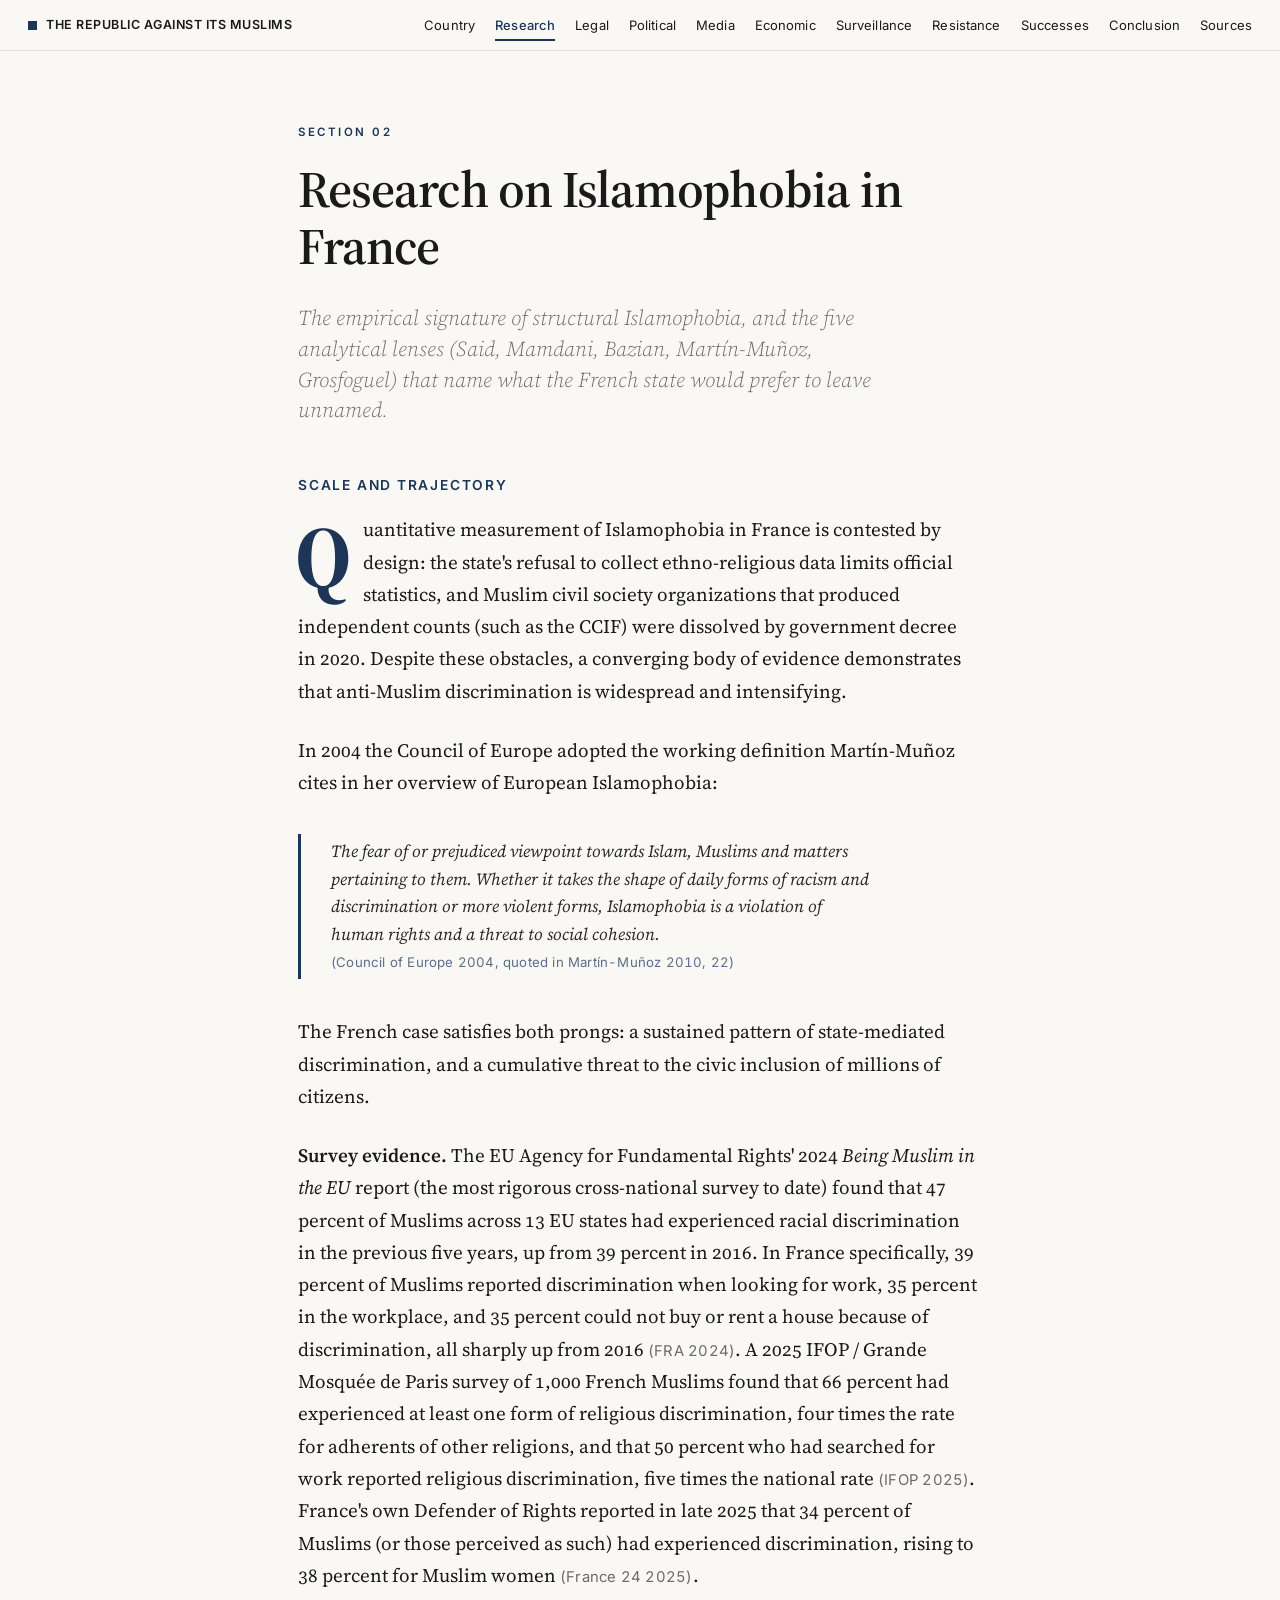
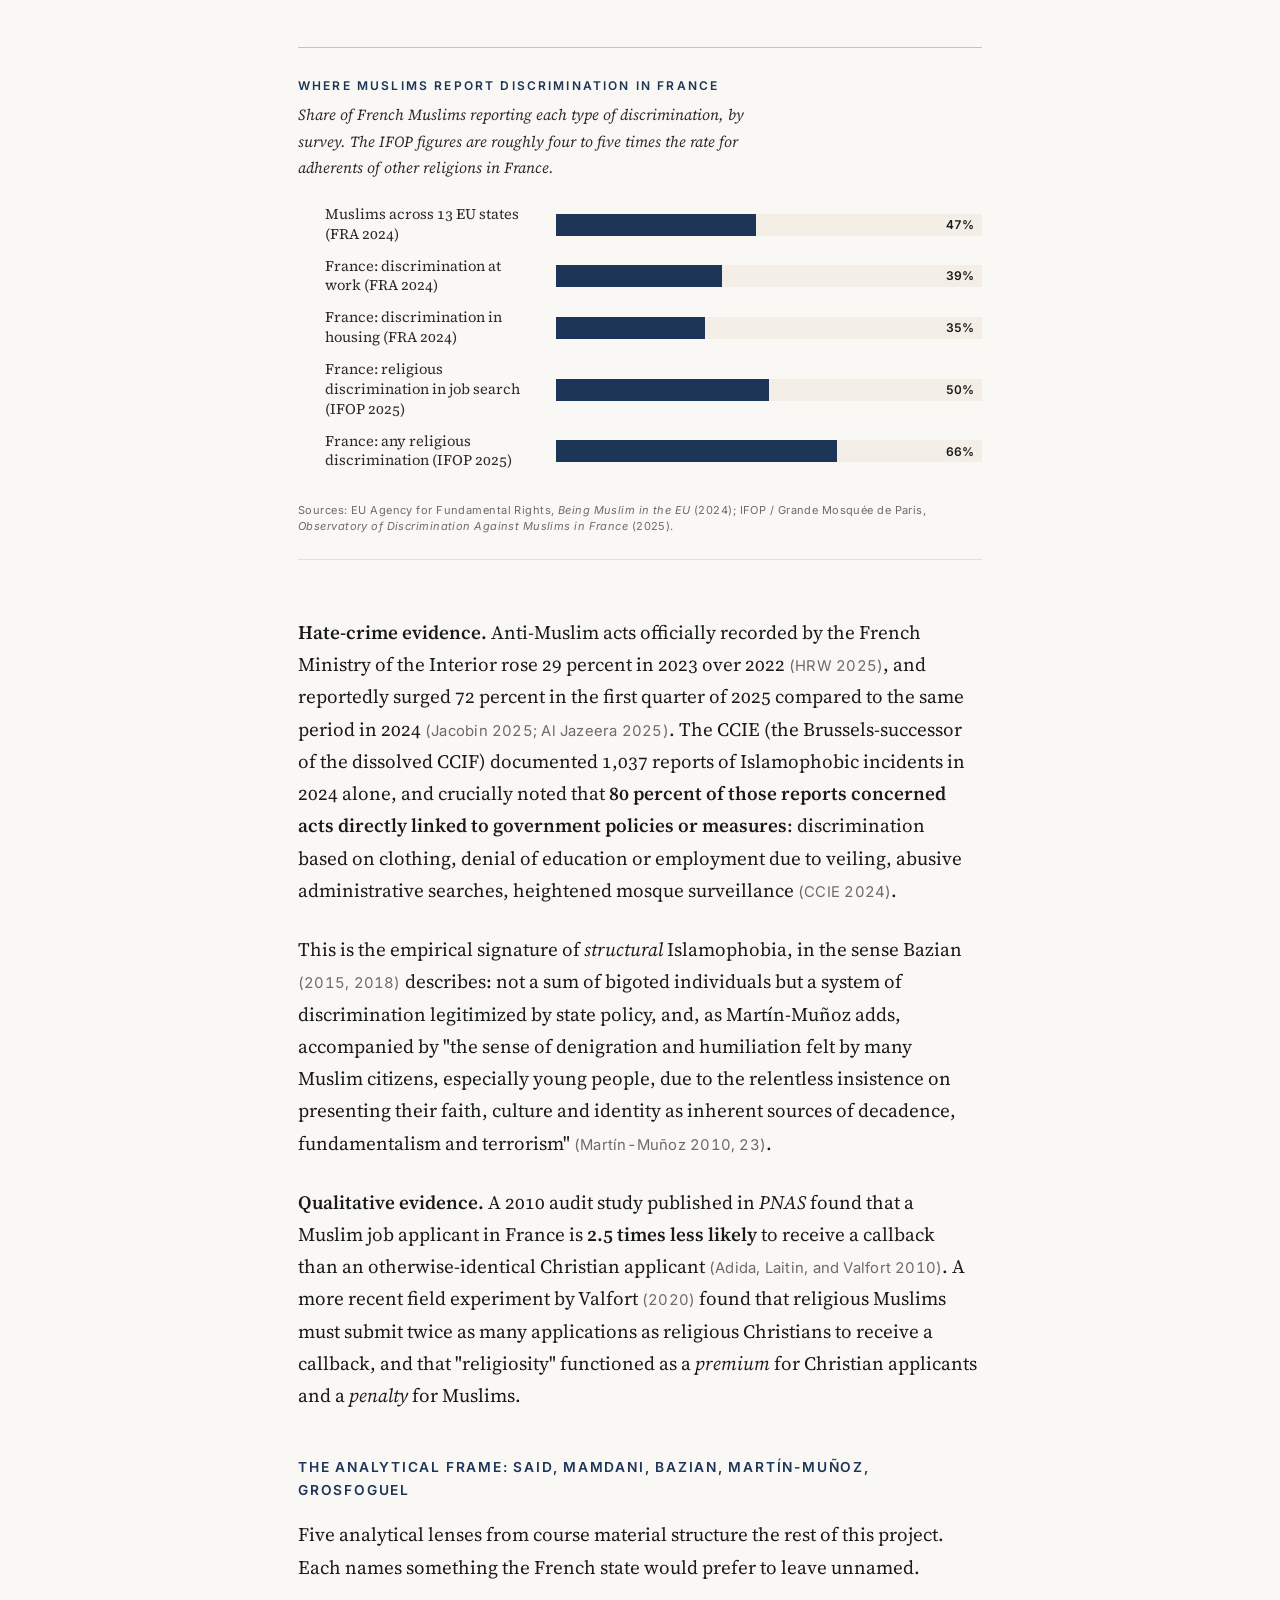
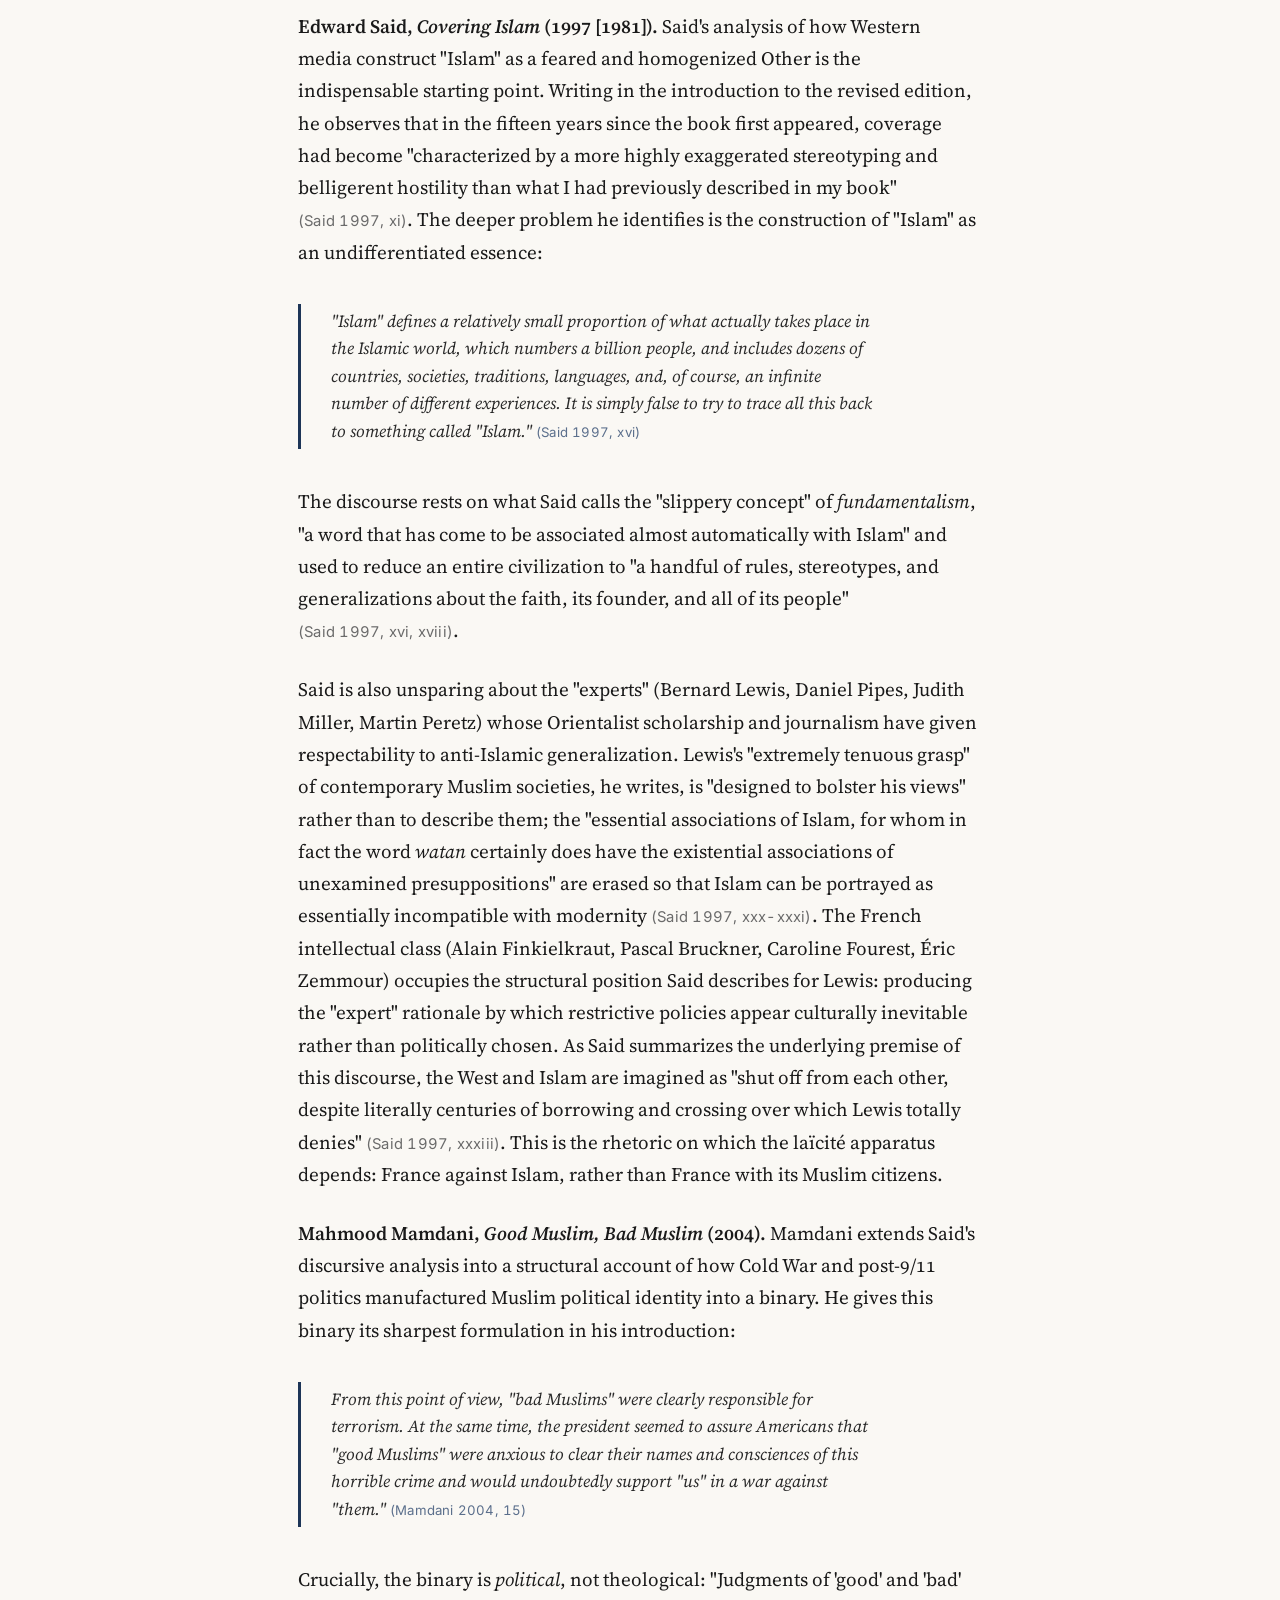
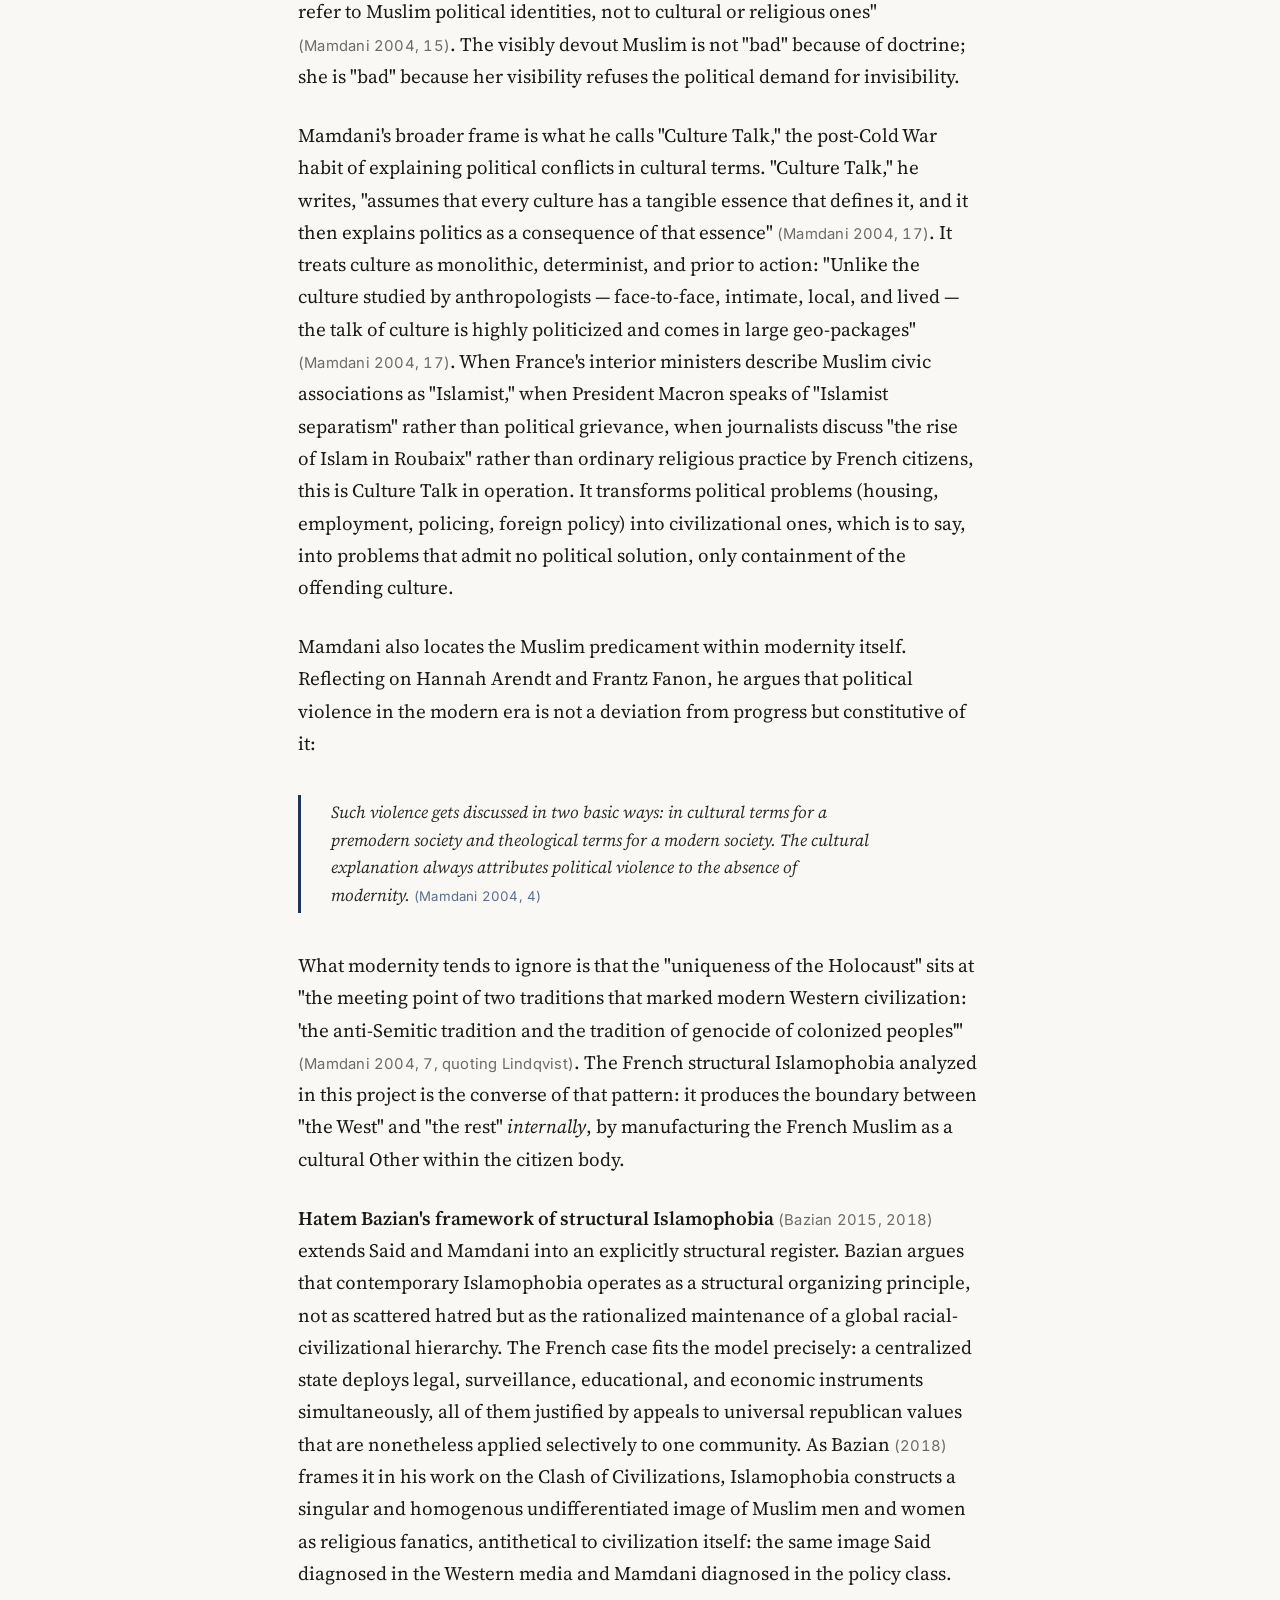
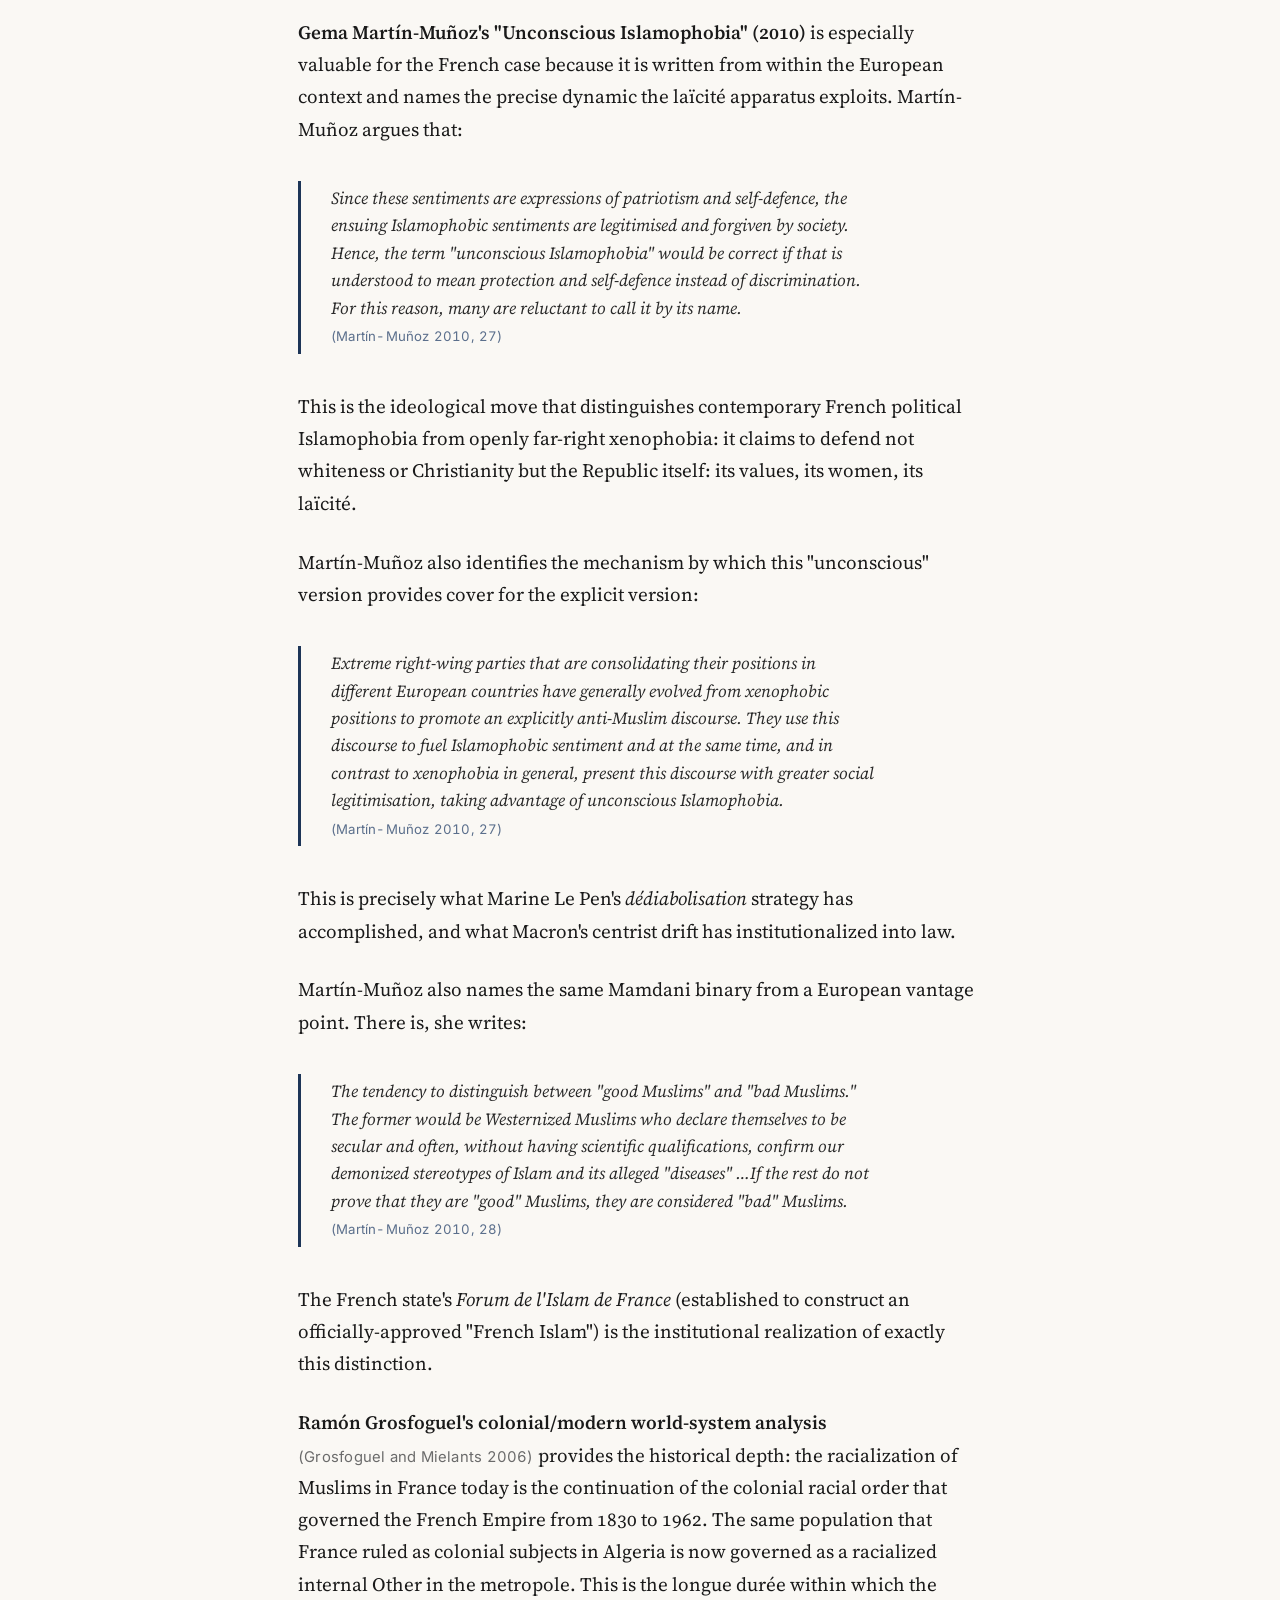
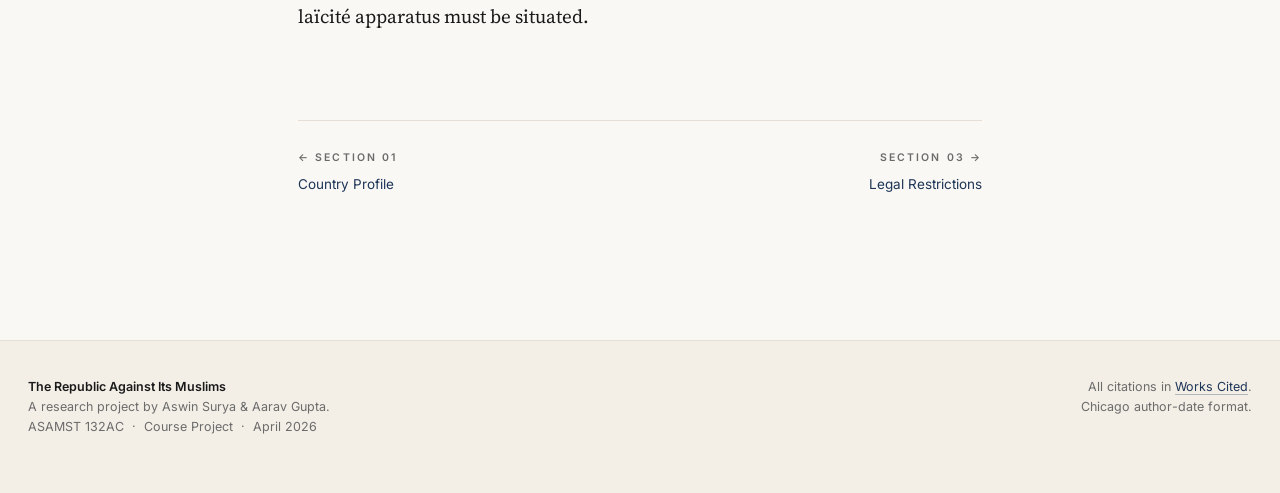
<file: research.html>
<!DOCTYPE html>
<html lang="en">
<head>
  <meta charset="utf-8">
  <meta name="viewport" content="width=device-width, initial-scale=1">
  <title>Research on Islamophobia in France · The Republic Against Its Muslims</title>
  <link rel="preconnect" href="https://fonts.googleapis.com">
  <link rel="preconnect" href="https://fonts.gstatic.com" crossorigin>
  <link href="https://fonts.googleapis.com/css2?family=Inter:wght@400;500;600&family=Source+Serif+4:ital,opsz,wght@0,8..60,300..700;1,8..60,300..700&display=swap" rel="stylesheet">
  <link rel="stylesheet" href="css/style.css">
</head>
<body>

<nav class="site-nav" aria-label="Primary">
  <div class="nav-inner">
    <a class="nav-brand" href="index.html"><span class="brand-mark"></span>The Republic Against Its Muslims</a>
    <button class="nav-toggle" aria-label="Toggle navigation" aria-controls="primary-nav-links"><span></span></button>
    <ul class="nav-links" id="primary-nav-links">
      <li><a href="country-profile.html">Country</a></li>
      <li><a href="research.html" class="active">Research</a></li>
      <li><a href="legal.html">Legal</a></li>
      <li><a href="political.html">Political</a></li>
      <li><a href="media.html">Media</a></li>
      <li><a href="economic.html">Economic</a></li>
      <li><a href="surveillance.html">Surveillance</a></li>
      <li><a href="counter-orgs.html">Resistance</a></li>
      <li><a href="success.html">Successes</a></li>
      <li><a href="conclusion.html">Conclusion</a></li>
      <li><a href="works-cited.html">Sources</a></li>
    </ul>
  </div>
</nav>

<main class="page">

  <span class="eyebrow">Section 02</span>
  <h1>Research on Islamophobia in France</h1>
  <p class="deck">The empirical signature of structural Islamophobia, and the five analytical lenses (Said, Mamdani, Bazian, Martín-Muñoz, Grosfoguel) that name what the French state would prefer to leave unnamed.</p>

  <h3>Scale and Trajectory</h3>

  <p class="lede">Quantitative measurement of Islamophobia in France is contested by design: the state's refusal to collect ethno-religious data limits official statistics, and Muslim civil society organizations that produced independent counts (such as the CCIF) were dissolved by government decree in 2020. Despite these obstacles, a converging body of evidence demonstrates that anti-Muslim discrimination is widespread and intensifying.</p>

  <p>In 2004 the Council of Europe adopted the working definition Martín-Muñoz cites in her overview of European Islamophobia:</p>

  <blockquote>
    <p>The fear of or prejudiced viewpoint towards Islam, Muslims and matters pertaining to them. Whether it takes the shape of daily forms of racism and discrimination or more violent forms, Islamophobia is a violation of human rights and a threat to social cohesion. <span class="cite">(Council of Europe 2004, quoted in Martín-Muñoz 2010, 22)</span></p>
  </blockquote>

  <p>The French case satisfies both prongs: a sustained pattern of state-mediated discrimination, and a cumulative threat to the civic inclusion of millions of citizens.</p>

  <p><strong>Survey evidence.</strong> The EU Agency for Fundamental Rights' 2024 <em>Being Muslim in the EU</em> report (the most rigorous cross-national survey to date) found that 47 percent of Muslims across 13 EU states had experienced racial discrimination in the previous five years, up from 39 percent in 2016. In France specifically, 39 percent of Muslims reported discrimination when looking for work, 35 percent in the workplace, and 35 percent could not buy or rent a house because of discrimination, all sharply up from 2016 <span class="cite">(FRA 2024)</span>. A 2025 IFOP / Grande Mosquée de Paris survey of 1,000 French Muslims found that 66 percent had experienced at least one form of religious discrimination, four times the rate for adherents of other religions, and that 50 percent who had searched for work reported religious discrimination, five times the national rate <span class="cite">(IFOP 2025)</span>. France's own Defender of Rights reported in late 2025 that 34 percent of Muslims (or those perceived as such) had experienced discrimination, rising to 38 percent for Muslim women <span class="cite">(France 24 2025)</span>.</p>

  <figure class="chart" aria-label="Bar chart showing share of French Muslims reporting various forms of discrimination">
    <span class="chart-title">Where Muslims report discrimination in France</span>
    <span class="chart-subtitle">Share of French Muslims reporting each type of discrimination, by survey. The IFOP figures are roughly four to five times the rate for adherents of other religions in France.</span>
    <ol class="bars">
      <li>
        <span class="bar-label">Muslims across 13 EU states (FRA 2024)</span>
        <span class="bar-track"><span class="bar-fill" style="width:47%"></span><span class="bar-pct">47%</span></span>
      </li>
      <li>
        <span class="bar-label">France: discrimination at work (FRA 2024)</span>
        <span class="bar-track"><span class="bar-fill" style="width:39%"></span><span class="bar-pct">39%</span></span>
      </li>
      <li>
        <span class="bar-label">France: discrimination in housing (FRA 2024)</span>
        <span class="bar-track"><span class="bar-fill" style="width:35%"></span><span class="bar-pct">35%</span></span>
      </li>
      <li>
        <span class="bar-label">France: religious discrimination in job search (IFOP 2025)</span>
        <span class="bar-track"><span class="bar-fill" style="width:50%"></span><span class="bar-pct">50%</span></span>
      </li>
      <li>
        <span class="bar-label">France: any religious discrimination (IFOP 2025)</span>
        <span class="bar-track"><span class="bar-fill" style="width:66%"></span><span class="bar-pct">66%</span></span>
      </li>
    </ol>
    <div class="chart-source">Sources: EU Agency for Fundamental Rights, <em>Being Muslim in the EU</em> (2024); IFOP / Grande Mosquée de Paris, <em>Observatory of Discrimination Against Muslims in France</em> (2025).</div>
  </figure>

  <p><strong>Hate-crime evidence.</strong> Anti-Muslim acts officially recorded by the French Ministry of the Interior rose 29 percent in 2023 over 2022 <span class="cite">(HRW 2025)</span>, and reportedly surged 72 percent in the first quarter of 2025 compared to the same period in 2024 <span class="cite">(Jacobin 2025; Al Jazeera 2025)</span>. The CCIE (the Brussels-successor of the dissolved CCIF) documented 1,037 reports of Islamophobic incidents in 2024 alone, and crucially noted that <strong>80 percent of those reports concerned acts directly linked to government policies or measures</strong>: discrimination based on clothing, denial of education or employment due to veiling, abusive administrative searches, heightened mosque surveillance <span class="cite">(CCIE 2024)</span>.</p>

  <p>This is the empirical signature of <em>structural</em> Islamophobia, in the sense Bazian <span class="cite">(2015, 2018)</span> describes: not a sum of bigoted individuals but a system of discrimination legitimized by state policy, and, as Martín-Muñoz adds, accompanied by "the sense of denigration and humiliation felt by many Muslim citizens, especially young people, due to the relentless insistence on presenting their faith, culture and identity as inherent sources of decadence, fundamentalism and terrorism" <span class="cite">(Martín-Muñoz 2010, 23)</span>.</p>

  <p><strong>Qualitative evidence.</strong> A 2010 audit study published in <em>PNAS</em> found that a Muslim job applicant in France is <strong>2.5 times less likely</strong> to receive a callback than an otherwise-identical Christian applicant <span class="cite">(Adida, Laitin, and Valfort 2010)</span>. A more recent field experiment by Valfort <span class="cite">(2020)</span> found that religious Muslims must submit twice as many applications as religious Christians to receive a callback, and that "religiosity" functioned as a <em>premium</em> for Christian applicants and a <em>penalty</em> for Muslims.</p>

  <h3>The Analytical Frame: Said, Mamdani, Bazian, Martín-Muñoz, Grosfoguel</h3>

  <p>Five analytical lenses from course material structure the rest of this project. Each names something the French state would prefer to leave unnamed.</p>

  <p><strong>Edward Said, <em>Covering Islam</em> (1997 [1981]).</strong> Said's analysis of how Western media construct "Islam" as a feared and homogenized Other is the indispensable starting point. Writing in the introduction to the revised edition, he observes that in the fifteen years since the book first appeared, coverage had become "characterized by a more highly exaggerated stereotyping and belligerent hostility than what I had previously described in my book" <span class="cite">(Said 1997, xi)</span>. The deeper problem he identifies is the construction of "Islam" as an undifferentiated essence:</p>

  <blockquote>
    <p>"Islam" defines a relatively small proportion of what actually takes place in the Islamic world, which numbers a billion people, and includes dozens of countries, societies, traditions, languages, and, of course, an infinite number of different experiences. It is simply false to try to trace all this back to something called "Islam." <span class="cite">(Said 1997, xvi)</span></p>
  </blockquote>

  <p>The discourse rests on what Said calls the "slippery concept" of <em>fundamentalism</em>, "a word that has come to be associated almost automatically with Islam" and used to reduce an entire civilization to "a handful of rules, stereotypes, and generalizations about the faith, its founder, and all of its people" <span class="cite">(Said 1997, xvi, xviii)</span>.</p>

  <p>Said is also unsparing about the "experts" (Bernard Lewis, Daniel Pipes, Judith Miller, Martin Peretz) whose Orientalist scholarship and journalism have given respectability to anti-Islamic generalization. Lewis's "extremely tenuous grasp" of contemporary Muslim societies, he writes, is "designed to bolster his views" rather than to describe them; the "essential associations of Islam, for whom in fact the word <em>watan</em> certainly does have the existential associations of unexamined presuppositions" are erased so that Islam can be portrayed as essentially incompatible with modernity <span class="cite">(Said 1997, xxx-xxxi)</span>. The French intellectual class (Alain Finkielkraut, Pascal Bruckner, Caroline Fourest, Éric Zemmour) occupies the structural position Said describes for Lewis: producing the "expert" rationale by which restrictive policies appear culturally inevitable rather than politically chosen. As Said summarizes the underlying premise of this discourse, the West and Islam are imagined as "shut off from each other, despite literally centuries of borrowing and crossing over which Lewis totally denies" <span class="cite">(Said 1997, xxxiii)</span>. This is the rhetoric on which the laïcité apparatus depends: France against Islam, rather than France with its Muslim citizens.</p>

  <p><strong>Mahmood Mamdani, <em>Good Muslim, Bad Muslim</em> (2004).</strong> Mamdani extends Said's discursive analysis into a structural account of how Cold War and post-9/11 politics manufactured Muslim political identity into a binary. He gives this binary its sharpest formulation in his introduction:</p>

  <blockquote>
    <p>From this point of view, "bad Muslims" were clearly responsible for terrorism. At the same time, the president seemed to assure Americans that "good Muslims" were anxious to clear their names and consciences of this horrible crime and would undoubtedly support "us" in a war against "them." <span class="cite">(Mamdani 2004, 15)</span></p>
  </blockquote>

  <p>Crucially, the binary is <em>political</em>, not theological: "Judgments of 'good' and 'bad' refer to Muslim political identities, not to cultural or religious ones" <span class="cite">(Mamdani 2004, 15)</span>. The visibly devout Muslim is not "bad" because of doctrine; she is "bad" because her visibility refuses the political demand for invisibility.</p>

  <p>Mamdani's broader frame is what he calls "Culture Talk," the post-Cold War habit of explaining political conflicts in cultural terms. "Culture Talk," he writes, "assumes that every culture has a tangible essence that defines it, and it then explains politics as a consequence of that essence" <span class="cite">(Mamdani 2004, 17)</span>. It treats culture as monolithic, determinist, and prior to action: "Unlike the culture studied by anthropologists — face-to-face, intimate, local, and lived — the talk of culture is highly politicized and comes in large geo-packages" <span class="cite">(Mamdani 2004, 17)</span>. When France's interior ministers describe Muslim civic associations as "Islamist," when President Macron speaks of "Islamist separatism" rather than political grievance, when journalists discuss "the rise of Islam in Roubaix" rather than ordinary religious practice by French citizens, this is Culture Talk in operation. It transforms political problems (housing, employment, policing, foreign policy) into civilizational ones, which is to say, into problems that admit no political solution, only containment of the offending culture.</p>

  <p>Mamdani also locates the Muslim predicament within modernity itself. Reflecting on Hannah Arendt and Frantz Fanon, he argues that political violence in the modern era is not a deviation from progress but constitutive of it:</p>

  <blockquote>
    <p>Such violence gets discussed in two basic ways: in cultural terms for a premodern society and theological terms for a modern society. The cultural explanation always attributes political violence to the absence of modernity. <span class="cite">(Mamdani 2004, 4)</span></p>
  </blockquote>

  <p>What modernity tends to ignore is that the "uniqueness of the Holocaust" sits at "the meeting point of two traditions that marked modern Western civilization: 'the anti-Semitic tradition and the tradition of genocide of colonized peoples'" <span class="cite">(Mamdani 2004, 7, quoting Lindqvist)</span>. The French structural Islamophobia analyzed in this project is the converse of that pattern: it produces the boundary between "the West" and "the rest" <em>internally</em>, by manufacturing the French Muslim as a cultural Other within the citizen body.</p>

  <p><strong>Hatem Bazian's framework of structural Islamophobia</strong> <span class="cite">(Bazian 2015, 2018)</span> extends Said and Mamdani into an explicitly structural register. Bazian argues that contemporary Islamophobia operates as a structural organizing principle, not as scattered hatred but as the rationalized maintenance of a global racial-civilizational hierarchy. The French case fits the model precisely: a centralized state deploys legal, surveillance, educational, and economic instruments simultaneously, all of them justified by appeals to universal republican values that are nonetheless applied selectively to one community. As Bazian <span class="cite">(2018)</span> frames it in his work on the Clash of Civilizations, Islamophobia constructs a singular and homogenous undifferentiated image of Muslim men and women as religious fanatics, antithetical to civilization itself: the same image Said diagnosed in the Western media and Mamdani diagnosed in the policy class.</p>

  <p><strong>Gema Martín-Muñoz's "Unconscious Islamophobia" (2010)</strong> is especially valuable for the French case because it is written from within the European context and names the precise dynamic the laïcité apparatus exploits. Martín-Muñoz argues that:</p>

  <blockquote>
    <p>Since these sentiments are expressions of patriotism and self-defence, the ensuing Islamophobic sentiments are legitimised and forgiven by society. Hence, the term "unconscious Islamophobia" would be correct if that is understood to mean protection and self-defence instead of discrimination. For this reason, many are reluctant to call it by its name. <span class="cite">(Martín-Muñoz 2010, 27)</span></p>
  </blockquote>

  <p>This is the ideological move that distinguishes contemporary French political Islamophobia from openly far-right xenophobia: it claims to defend not whiteness or Christianity but the Republic itself: its values, its women, its laïcité.</p>

  <p>Martín-Muñoz also identifies the mechanism by which this "unconscious" version provides cover for the explicit version:</p>

  <blockquote>
    <p>Extreme right-wing parties that are consolidating their positions in different European countries have generally evolved from xenophobic positions to promote an explicitly anti-Muslim discourse. They use this discourse to fuel Islamophobic sentiment and at the same time, and in contrast to xenophobia in general, present this discourse with greater social legitimisation, taking advantage of unconscious Islamophobia. <span class="cite">(Martín-Muñoz 2010, 27)</span></p>
  </blockquote>

  <p>This is precisely what Marine Le Pen's <em>dédiabolisation</em> strategy has accomplished, and what Macron's centrist drift has institutionalized into law.</p>

  <p>Martín-Muñoz also names the same Mamdani binary from a European vantage point. There is, she writes:</p>

  <blockquote>
    <p>The tendency to distinguish between "good Muslims" and "bad Muslims." The former would be Westernized Muslims who declare themselves to be secular and often, without having scientific qualifications, confirm our demonized stereotypes of Islam and its alleged "diseases" …If the rest do not prove that they are "good" Muslims, they are considered "bad" Muslims. <span class="cite">(Martín-Muñoz 2010, 28)</span></p>
  </blockquote>

  <p>The French state's <em>Forum de l'Islam de France</em> (established to construct an officially-approved "French Islam") is the institutional realization of exactly this distinction.</p>

  <p><strong>Ramón Grosfoguel's colonial/modern world-system analysis</strong> <span class="cite">(Grosfoguel and Mielants 2006)</span> provides the historical depth: the racialization of Muslims in France today is the continuation of the colonial racial order that governed the French Empire from 1830 to 1962. The same population that France ruled as colonial subjects in Algeria is now governed as a racialized internal Other in the metropole. This is the longue durée within which the laïcité apparatus must be situated.</p>

  <nav class="page-nav" aria-label="Section navigation">
    <a class="prev" href="country-profile.html"><span class="label">← Section 01</span>Country Profile</a>
    <a class="next" href="legal.html"><span class="label">Section 03 →</span>Legal Restrictions</a>
  </nav>

</main>

<footer class="site-footer">
  <div class="footer-inner">
    <div>
      <strong>The Republic Against Its Muslims</strong><br>
      A research project by Aswin Surya &amp; Aarav Gupta.<br>
      ASAMST 132AC &nbsp;·&nbsp; Course Project &nbsp;·&nbsp; April 2026
    </div>
    <div class="footer-meta">
      All citations in <a href="works-cited.html">Works Cited</a>.<br>
      Chicago author-date format.
    </div>
  </div>
</footer>

<script src="js/nav.js"></script>
</body>
</html>
</file>
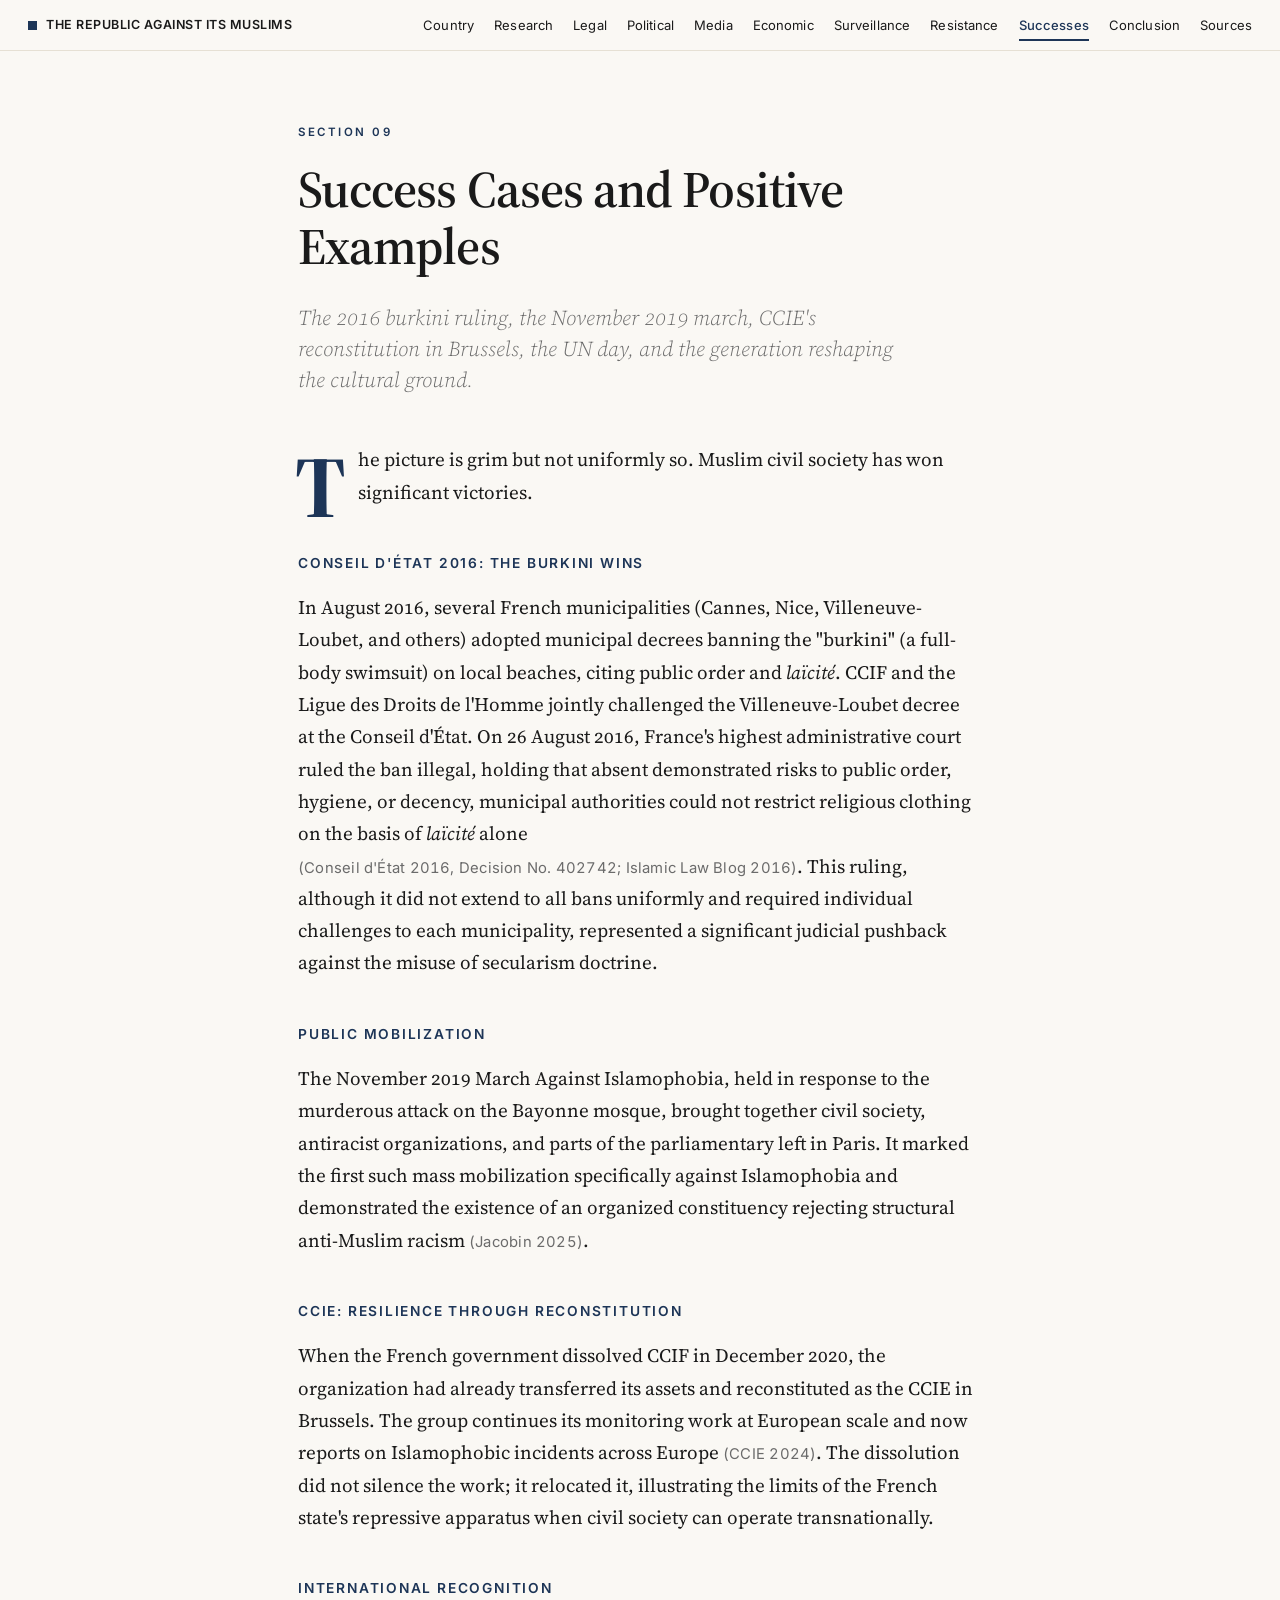
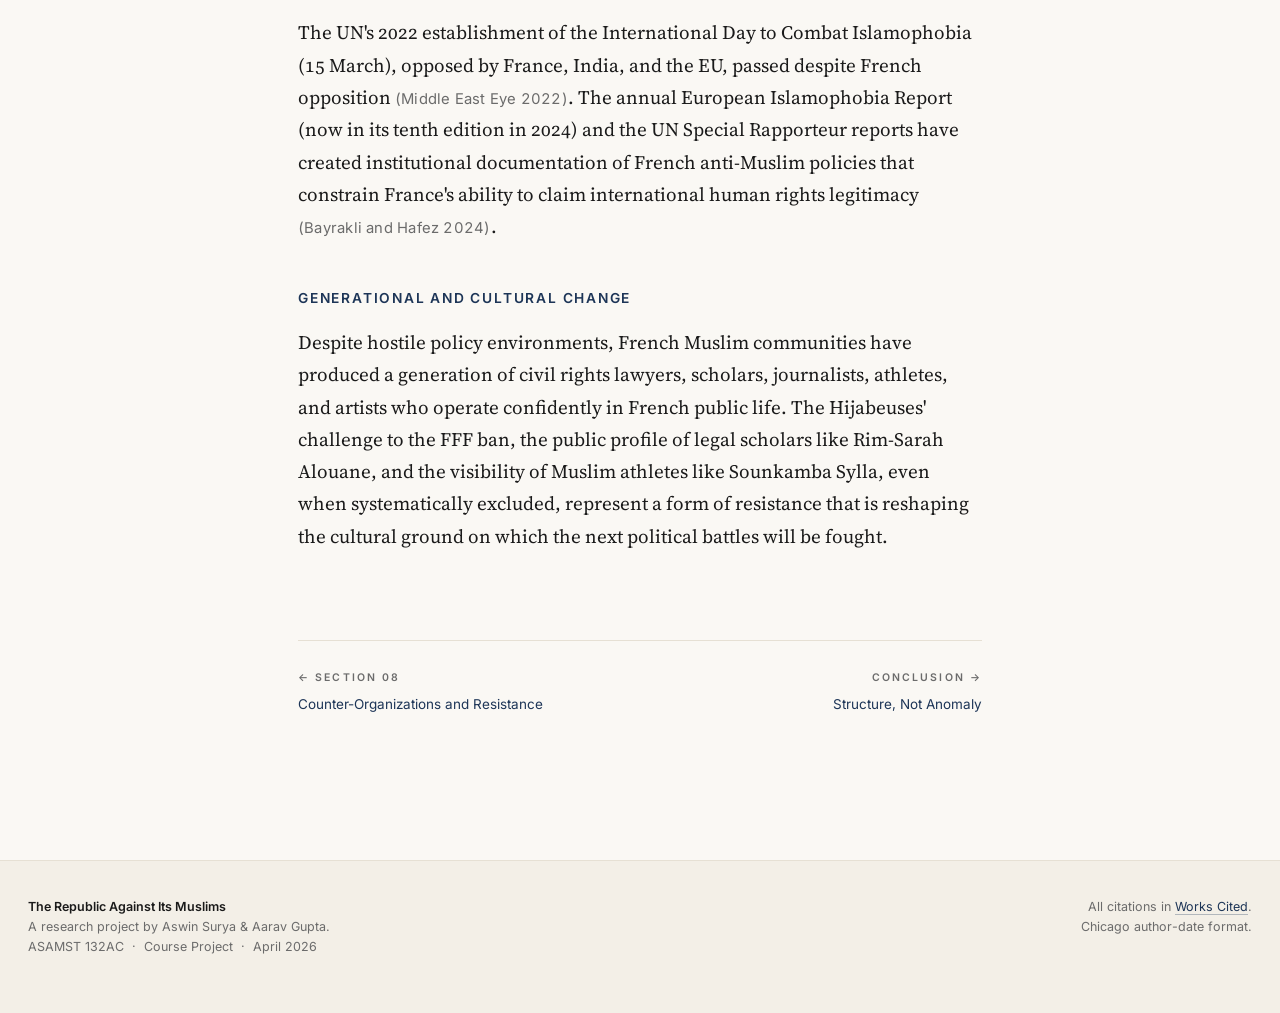
<file: success.html>
<!DOCTYPE html>
<html lang="en">
<head>
  <meta charset="utf-8">
  <meta name="viewport" content="width=device-width, initial-scale=1">
  <title>Success Cases and Positive Examples · The Republic Against Its Muslims</title>
  <link rel="preconnect" href="https://fonts.googleapis.com">
  <link rel="preconnect" href="https://fonts.gstatic.com" crossorigin>
  <link href="https://fonts.googleapis.com/css2?family=Inter:wght@400;500;600&family=Source+Serif+4:ital,opsz,wght@0,8..60,300..700;1,8..60,300..700&display=swap" rel="stylesheet">
  <link rel="stylesheet" href="css/style.css">
</head>
<body>

<nav class="site-nav" aria-label="Primary">
  <div class="nav-inner">
    <a class="nav-brand" href="index.html"><span class="brand-mark"></span>The Republic Against Its Muslims</a>
    <button class="nav-toggle" aria-label="Toggle navigation" aria-controls="primary-nav-links"><span></span></button>
    <ul class="nav-links" id="primary-nav-links">
      <li><a href="country-profile.html">Country</a></li>
      <li><a href="research.html">Research</a></li>
      <li><a href="legal.html">Legal</a></li>
      <li><a href="political.html">Political</a></li>
      <li><a href="media.html">Media</a></li>
      <li><a href="economic.html">Economic</a></li>
      <li><a href="surveillance.html">Surveillance</a></li>
      <li><a href="counter-orgs.html">Resistance</a></li>
      <li><a href="success.html" class="active">Successes</a></li>
      <li><a href="conclusion.html">Conclusion</a></li>
      <li><a href="works-cited.html">Sources</a></li>
    </ul>
  </div>
</nav>

<main class="page">

  <span class="eyebrow">Section 09</span>
  <h1>Success Cases and Positive Examples</h1>
  <p class="deck">The 2016 burkini ruling, the November 2019 march, CCIE's reconstitution in Brussels, the UN day, and the generation reshaping the cultural ground.</p>

  <p class="lede">The picture is grim but not uniformly so. Muslim civil society has won significant victories.</p>

  <h3>Conseil d'État 2016: The Burkini Wins</h3>

  <p>In August 2016, several French municipalities (Cannes, Nice, Villeneuve-Loubet, and others) adopted municipal decrees banning the "burkini" (a full-body swimsuit) on local beaches, citing public order and <em>laïcité</em>. CCIF and the Ligue des Droits de l'Homme jointly challenged the Villeneuve-Loubet decree at the Conseil d'État. On 26 August 2016, France's highest administrative court ruled the ban illegal, holding that absent demonstrated risks to public order, hygiene, or decency, municipal authorities could not restrict religious clothing on the basis of <em>laïcité</em> alone <span class="cite">(Conseil d'État 2016, Decision No. 402742; Islamic Law Blog 2016)</span>. This ruling, although it did not extend to all bans uniformly and required individual challenges to each municipality, represented a significant judicial pushback against the misuse of secularism doctrine.</p>

  <h3>Public Mobilization</h3>

  <p>The November 2019 March Against Islamophobia, held in response to the murderous attack on the Bayonne mosque, brought together civil society, antiracist organizations, and parts of the parliamentary left in Paris. It marked the first such mass mobilization specifically against Islamophobia and demonstrated the existence of an organized constituency rejecting structural anti-Muslim racism <span class="cite">(Jacobin 2025)</span>.</p>

  <h3>CCIE: Resilience Through Reconstitution</h3>

  <p>When the French government dissolved CCIF in December 2020, the organization had already transferred its assets and reconstituted as the CCIE in Brussels. The group continues its monitoring work at European scale and now reports on Islamophobic incidents across Europe <span class="cite">(CCIE 2024)</span>. The dissolution did not silence the work; it relocated it, illustrating the limits of the French state's repressive apparatus when civil society can operate transnationally.</p>

  <h3>International Recognition</h3>

  <p>The UN's 2022 establishment of the International Day to Combat Islamophobia (15 March), opposed by France, India, and the EU, passed despite French opposition <span class="cite">(Middle East Eye 2022)</span>. The annual European Islamophobia Report (now in its tenth edition in 2024) and the UN Special Rapporteur reports have created institutional documentation of French anti-Muslim policies that constrain France's ability to claim international human rights legitimacy <span class="cite">(Bayrakli and Hafez 2024)</span>.</p>

  <h3>Generational and Cultural Change</h3>

  <p>Despite hostile policy environments, French Muslim communities have produced a generation of civil rights lawyers, scholars, journalists, athletes, and artists who operate confidently in French public life. The Hijabeuses' challenge to the FFF ban, the public profile of legal scholars like Rim-Sarah Alouane, and the visibility of Muslim athletes like Sounkamba Sylla, even when systematically excluded, represent a form of resistance that is reshaping the cultural ground on which the next political battles will be fought.</p>

  <nav class="page-nav" aria-label="Section navigation">
    <a class="prev" href="counter-orgs.html"><span class="label">← Section 08</span>Counter-Organizations and Resistance</a>
    <a class="next" href="conclusion.html"><span class="label">Conclusion →</span>Structure, Not Anomaly</a>
  </nav>

</main>

<footer class="site-footer">
  <div class="footer-inner">
    <div>
      <strong>The Republic Against Its Muslims</strong><br>
      A research project by Aswin Surya &amp; Aarav Gupta.<br>
      ASAMST 132AC &nbsp;·&nbsp; Course Project &nbsp;·&nbsp; April 2026
    </div>
    <div class="footer-meta">
      All citations in <a href="works-cited.html">Works Cited</a>.<br>
      Chicago author-date format.
    </div>
  </div>
</footer>

<script src="js/nav.js"></script>
</body>
</html>
</file>
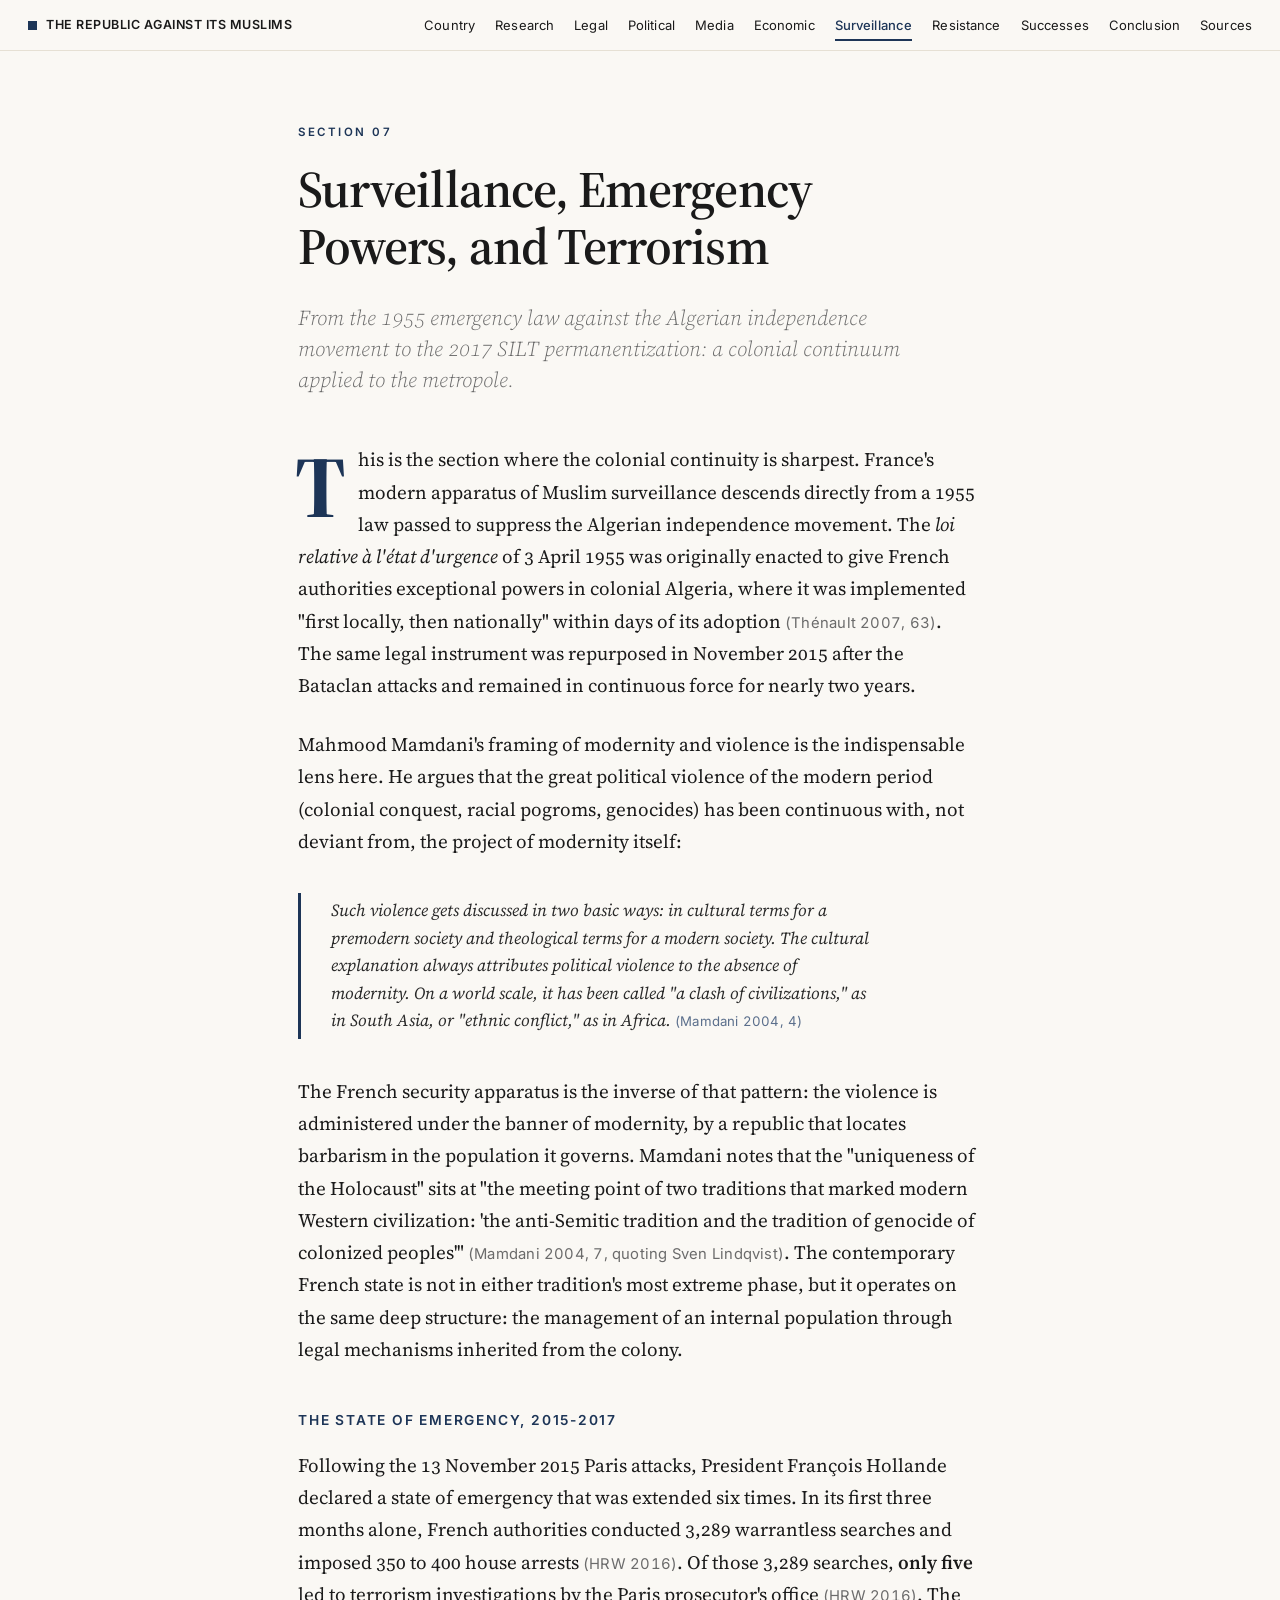
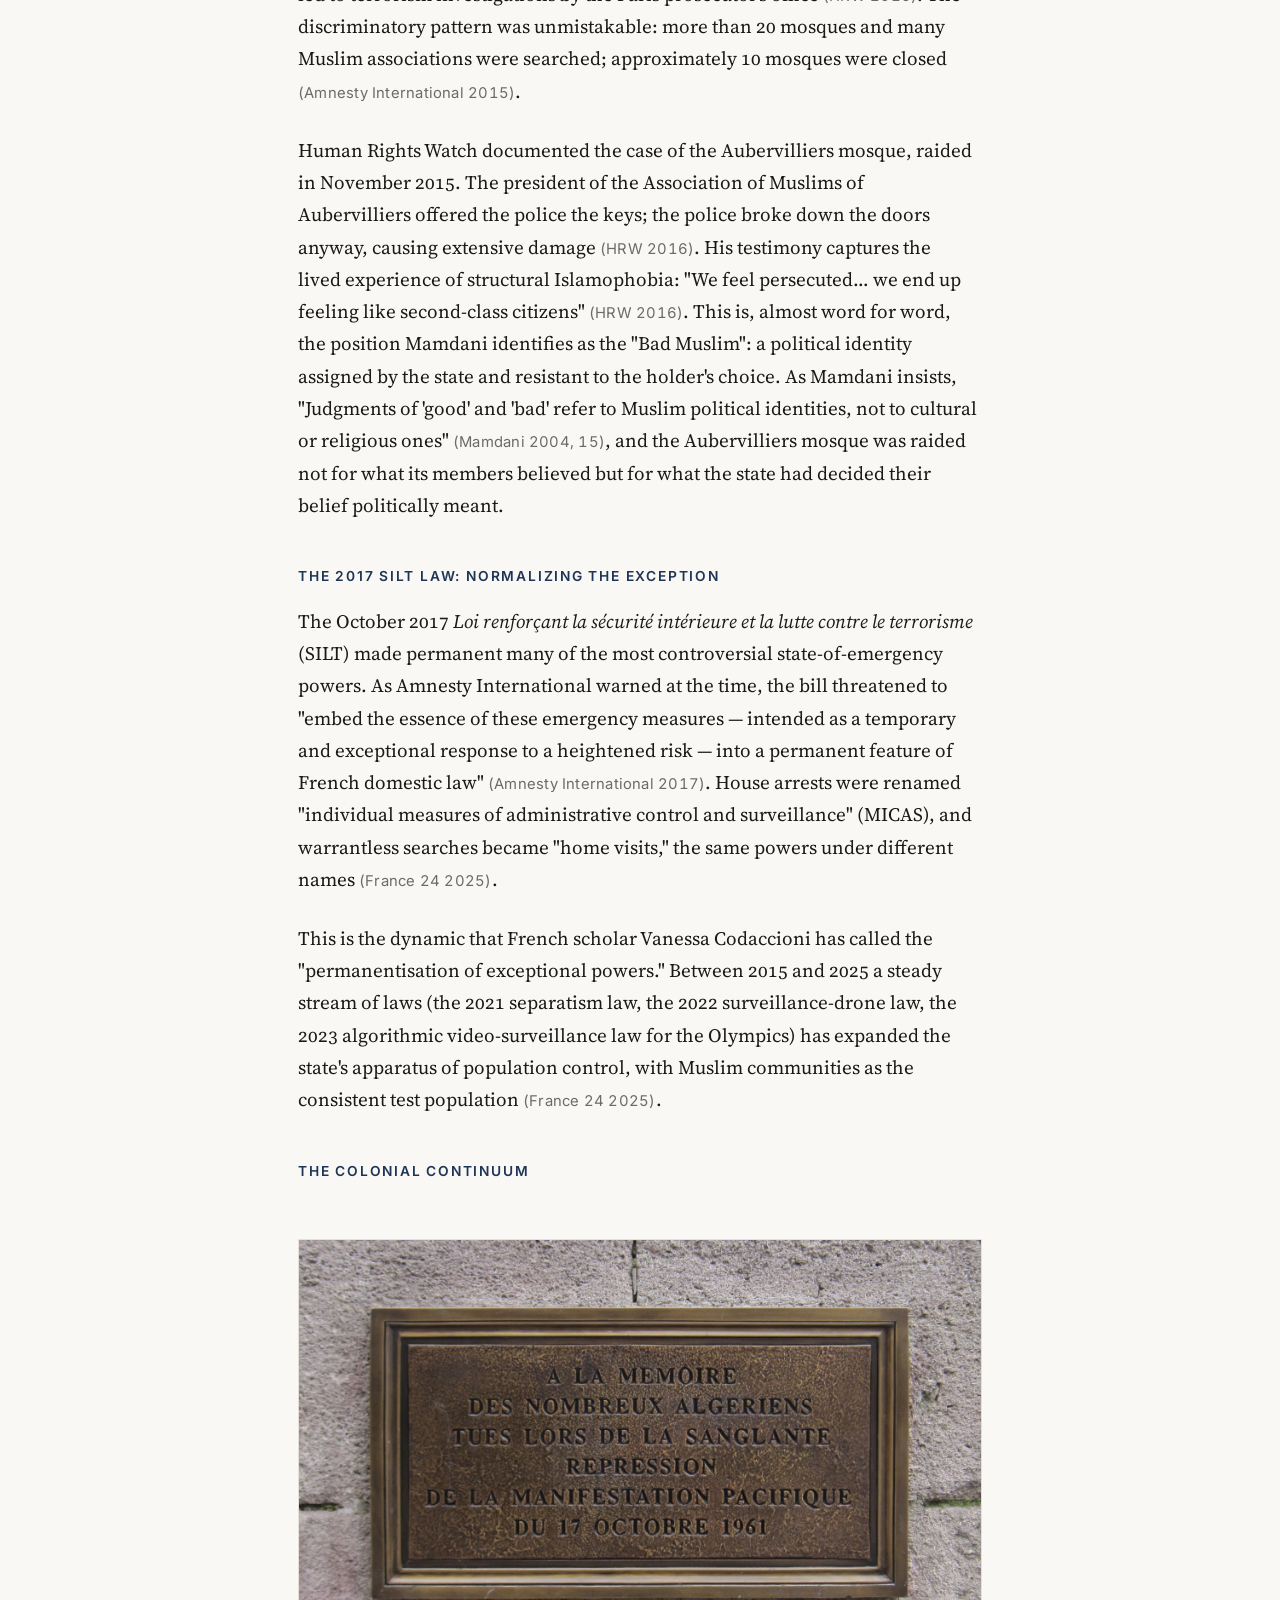
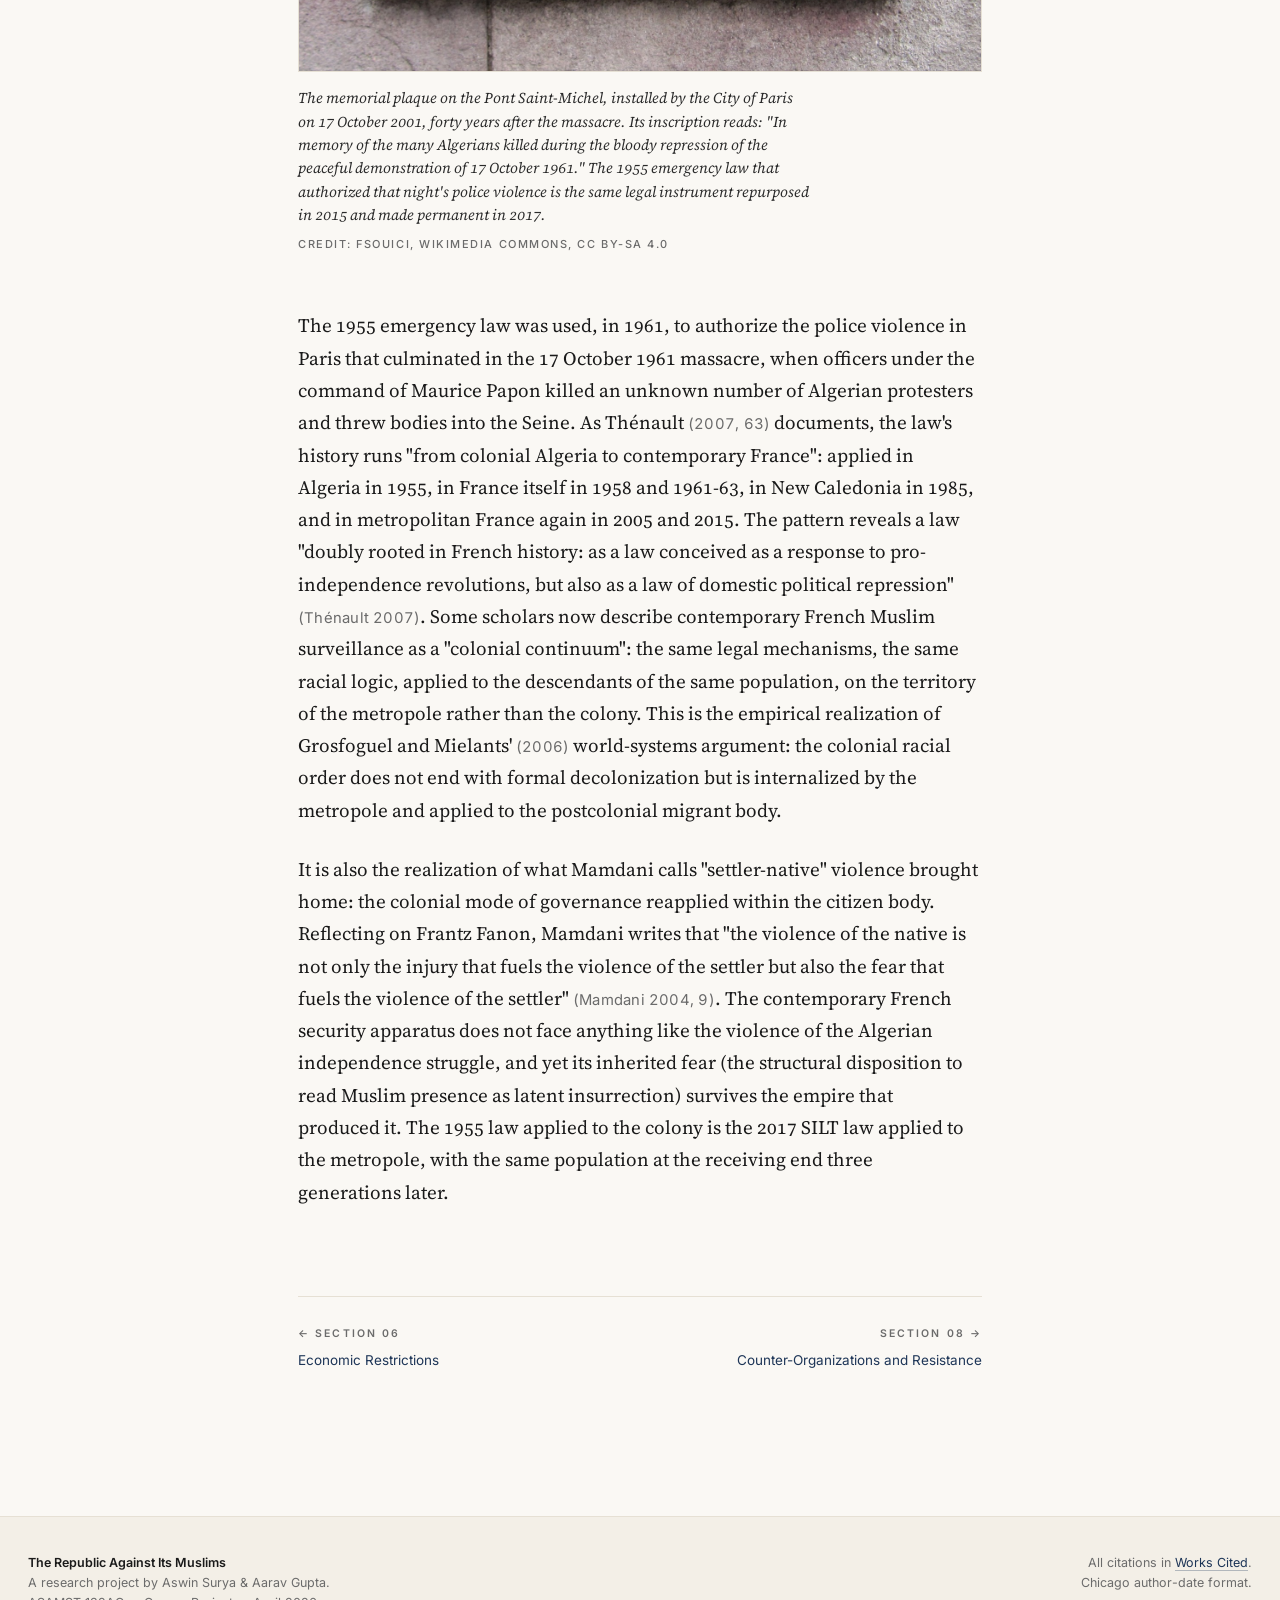
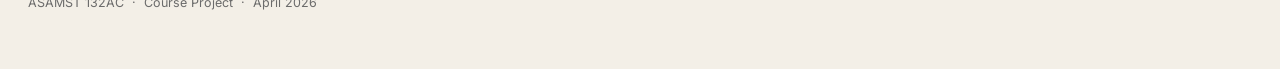
<file: surveillance.html>
<!DOCTYPE html>
<html lang="en">
<head>
  <meta charset="utf-8">
  <meta name="viewport" content="width=device-width, initial-scale=1">
  <title>Surveillance, Emergency Powers, and Terrorism · The Republic Against Its Muslims</title>
  <link rel="preconnect" href="https://fonts.googleapis.com">
  <link rel="preconnect" href="https://fonts.gstatic.com" crossorigin>
  <link href="https://fonts.googleapis.com/css2?family=Inter:wght@400;500;600&family=Source+Serif+4:ital,opsz,wght@0,8..60,300..700;1,8..60,300..700&display=swap" rel="stylesheet">
  <link rel="stylesheet" href="css/style.css">
</head>
<body>

<nav class="site-nav" aria-label="Primary">
  <div class="nav-inner">
    <a class="nav-brand" href="index.html"><span class="brand-mark"></span>The Republic Against Its Muslims</a>
    <button class="nav-toggle" aria-label="Toggle navigation" aria-controls="primary-nav-links"><span></span></button>
    <ul class="nav-links" id="primary-nav-links">
      <li><a href="country-profile.html">Country</a></li>
      <li><a href="research.html">Research</a></li>
      <li><a href="legal.html">Legal</a></li>
      <li><a href="political.html">Political</a></li>
      <li><a href="media.html">Media</a></li>
      <li><a href="economic.html">Economic</a></li>
      <li><a href="surveillance.html" class="active">Surveillance</a></li>
      <li><a href="counter-orgs.html">Resistance</a></li>
      <li><a href="success.html">Successes</a></li>
      <li><a href="conclusion.html">Conclusion</a></li>
      <li><a href="works-cited.html">Sources</a></li>
    </ul>
  </div>
</nav>

<main class="page">

  <span class="eyebrow">Section 07</span>
  <h1>Surveillance, Emergency Powers, and Terrorism</h1>
  <p class="deck">From the 1955 emergency law against the Algerian independence movement to the 2017 SILT permanentization: a colonial continuum applied to the metropole.</p>

  <p class="lede">This is the section where the colonial continuity is sharpest. France's modern apparatus of Muslim surveillance descends directly from a 1955 law passed to suppress the Algerian independence movement. The <em>loi relative à l'état d'urgence</em> of 3 April 1955 was originally enacted to give French authorities exceptional powers in colonial Algeria, where it was implemented "first locally, then nationally" within days of its adoption <span class="cite">(Thénault 2007, 63)</span>. The same legal instrument was repurposed in November 2015 after the Bataclan attacks and remained in continuous force for nearly two years.</p>

  <p>Mahmood Mamdani's framing of modernity and violence is the indispensable lens here. He argues that the great political violence of the modern period (colonial conquest, racial pogroms, genocides) has been continuous with, not deviant from, the project of modernity itself:</p>

  <blockquote>
    <p>Such violence gets discussed in two basic ways: in cultural terms for a premodern society and theological terms for a modern society. The cultural explanation always attributes political violence to the absence of modernity. On a world scale, it has been called "a clash of civilizations," as in South Asia, or "ethnic conflict," as in Africa. <span class="cite">(Mamdani 2004, 4)</span></p>
  </blockquote>

  <p>The French security apparatus is the inverse of that pattern: the violence is administered under the banner of modernity, by a republic that locates barbarism in the population it governs. Mamdani notes that the "uniqueness of the Holocaust" sits at "the meeting point of two traditions that marked modern Western civilization: 'the anti-Semitic tradition and the tradition of genocide of colonized peoples'" <span class="cite">(Mamdani 2004, 7, quoting Sven Lindqvist)</span>. The contemporary French state is not in either tradition's most extreme phase, but it operates on the same deep structure: the management of an internal population through legal mechanisms inherited from the colony.</p>

  <h3>The State of Emergency, 2015-2017</h3>

  <p>Following the 13 November 2015 Paris attacks, President François Hollande declared a state of emergency that was extended six times. In its first three months alone, French authorities conducted 3,289 warrantless searches and imposed 350 to 400 house arrests <span class="cite">(HRW 2016)</span>. Of those 3,289 searches, <strong>only five</strong> led to terrorism investigations by the Paris prosecutor's office <span class="cite">(HRW 2016)</span>. The discriminatory pattern was unmistakable: more than 20 mosques and many Muslim associations were searched; approximately 10 mosques were closed <span class="cite">(Amnesty International 2015)</span>.</p>

  <p>Human Rights Watch documented the case of the Aubervilliers mosque, raided in November 2015. The president of the Association of Muslims of Aubervilliers offered the police the keys; the police broke down the doors anyway, causing extensive damage <span class="cite">(HRW 2016)</span>. His testimony captures the lived experience of structural Islamophobia: "We feel persecuted… we end up feeling like second-class citizens" <span class="cite">(HRW 2016)</span>. This is, almost word for word, the position Mamdani identifies as the "Bad Muslim": a political identity assigned by the state and resistant to the holder's choice. As Mamdani insists, "Judgments of 'good' and 'bad' refer to Muslim political identities, not to cultural or religious ones" <span class="cite">(Mamdani 2004, 15)</span>, and the Aubervilliers mosque was raided not for what its members believed but for what the state had decided their belief politically meant.</p>

  <h3>The 2017 SILT Law: Normalizing the Exception</h3>

  <p>The October 2017 <em>Loi renforçant la sécurité intérieure et la lutte contre le terrorisme</em> (SILT) made permanent many of the most controversial state-of-emergency powers. As Amnesty International warned at the time, the bill threatened to "embed the essence of these emergency measures — intended as a temporary and exceptional response to a heightened risk — into a permanent feature of French domestic law" <span class="cite">(Amnesty International 2017)</span>. House arrests were renamed "individual measures of administrative control and surveillance" (MICAS), and warrantless searches became "home visits," the same powers under different names <span class="cite">(France 24 2025)</span>.</p>

  <p>This is the dynamic that French scholar Vanessa Codaccioni has called the "permanentisation of exceptional powers." Between 2015 and 2025 a steady stream of laws (the 2021 separatism law, the 2022 surveillance-drone law, the 2023 algorithmic video-surveillance law for the Olympics) has expanded the state's apparatus of population control, with Muslim communities as the consistent test population <span class="cite">(France 24 2025)</span>.</p>

  <h3>The Colonial Continuum</h3>

  <figure class="figure">
    <img src="assets/1961-massacre-plaque.jpg" alt="A bronze memorial plaque mounted on a stone wall near the Pont Saint-Michel in Paris, with French text commemorating Algerians killed by police on 17 October 1961.">
    <figcaption>
      The memorial plaque on the Pont Saint-Michel, installed by the City of Paris on 17 October 2001, forty years after the massacre. Its inscription reads: "In memory of the many Algerians killed during the bloody repression of the peaceful demonstration of 17 October 1961." The 1955 emergency law that authorized that night's police violence is the same legal instrument repurposed in 2015 and made permanent in 2017.
      <span class="credit">Credit: FSouici, Wikimedia Commons, CC BY-SA 4.0</span>
    </figcaption>
  </figure>

  <p>The 1955 emergency law was used, in 1961, to authorize the police violence in Paris that culminated in the 17 October 1961 massacre, when officers under the command of Maurice Papon killed an unknown number of Algerian protesters and threw bodies into the Seine. As Thénault <span class="cite">(2007, 63)</span> documents, the law's history runs "from colonial Algeria to contemporary France": applied in Algeria in 1955, in France itself in 1958 and 1961-63, in New Caledonia in 1985, and in metropolitan France again in 2005 and 2015. The pattern reveals a law "doubly rooted in French history: as a law conceived as a response to pro-independence revolutions, but also as a law of domestic political repression" <span class="cite">(Thénault 2007)</span>. Some scholars now describe contemporary French Muslim surveillance as a "colonial continuum": the same legal mechanisms, the same racial logic, applied to the descendants of the same population, on the territory of the metropole rather than the colony. This is the empirical realization of Grosfoguel and Mielants' <span class="cite">(2006)</span> world-systems argument: the colonial racial order does not end with formal decolonization but is internalized by the metropole and applied to the postcolonial migrant body.</p>

  <p>It is also the realization of what Mamdani calls "settler-native" violence brought home: the colonial mode of governance reapplied within the citizen body. Reflecting on Frantz Fanon, Mamdani writes that "the violence of the native is not only the injury that fuels the violence of the settler but also the fear that fuels the violence of the settler" <span class="cite">(Mamdani 2004, 9)</span>. The contemporary French security apparatus does not face anything like the violence of the Algerian independence struggle, and yet its inherited fear (the structural disposition to read Muslim presence as latent insurrection) survives the empire that produced it. The 1955 law applied to the colony is the 2017 SILT law applied to the metropole, with the same population at the receiving end three generations later.</p>

  <nav class="page-nav" aria-label="Section navigation">
    <a class="prev" href="economic.html"><span class="label">← Section 06</span>Economic Restrictions</a>
    <a class="next" href="counter-orgs.html"><span class="label">Section 08 →</span>Counter-Organizations and Resistance</a>
  </nav>

</main>

<footer class="site-footer">
  <div class="footer-inner">
    <div>
      <strong>The Republic Against Its Muslims</strong><br>
      A research project by Aswin Surya &amp; Aarav Gupta.<br>
      ASAMST 132AC &nbsp;·&nbsp; Course Project &nbsp;·&nbsp; April 2026
    </div>
    <div class="footer-meta">
      All citations in <a href="works-cited.html">Works Cited</a>.<br>
      Chicago author-date format.
    </div>
  </div>
</footer>

<script src="js/nav.js"></script>
</body>
</html>
</file>
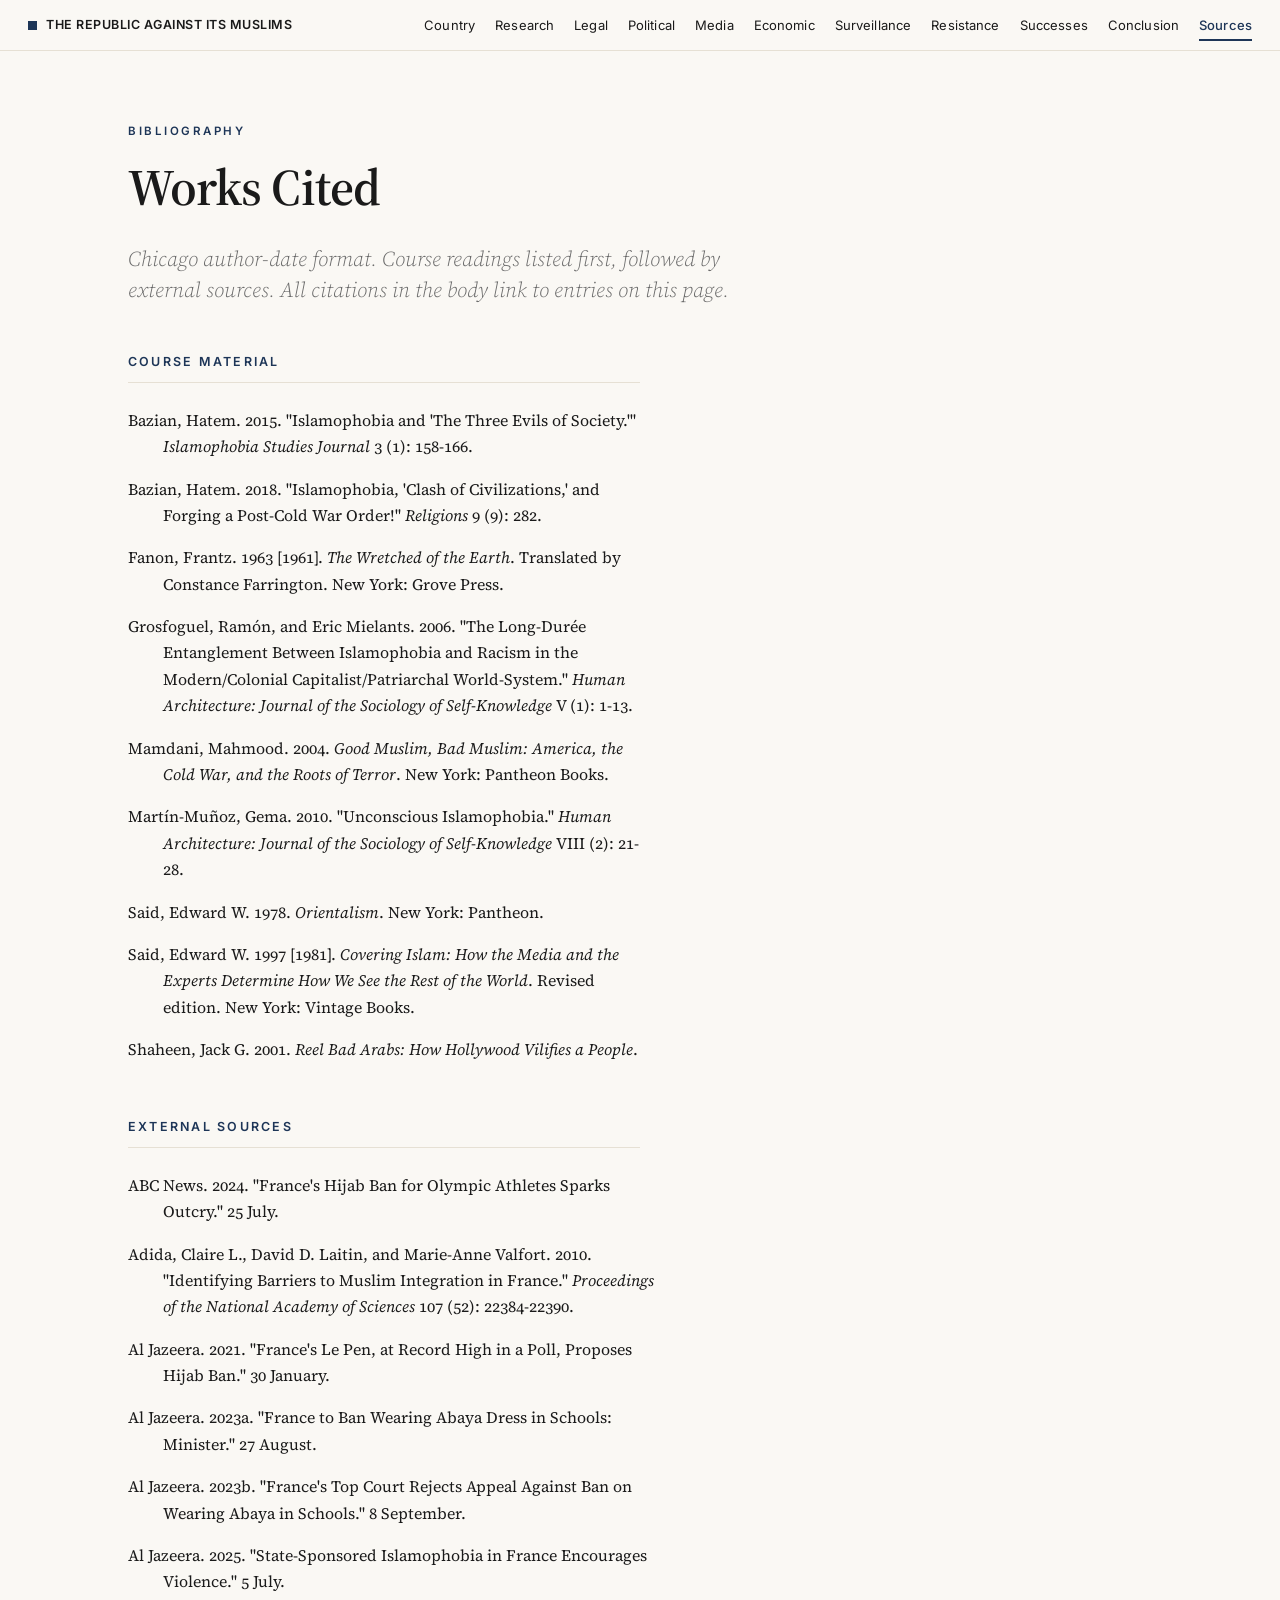
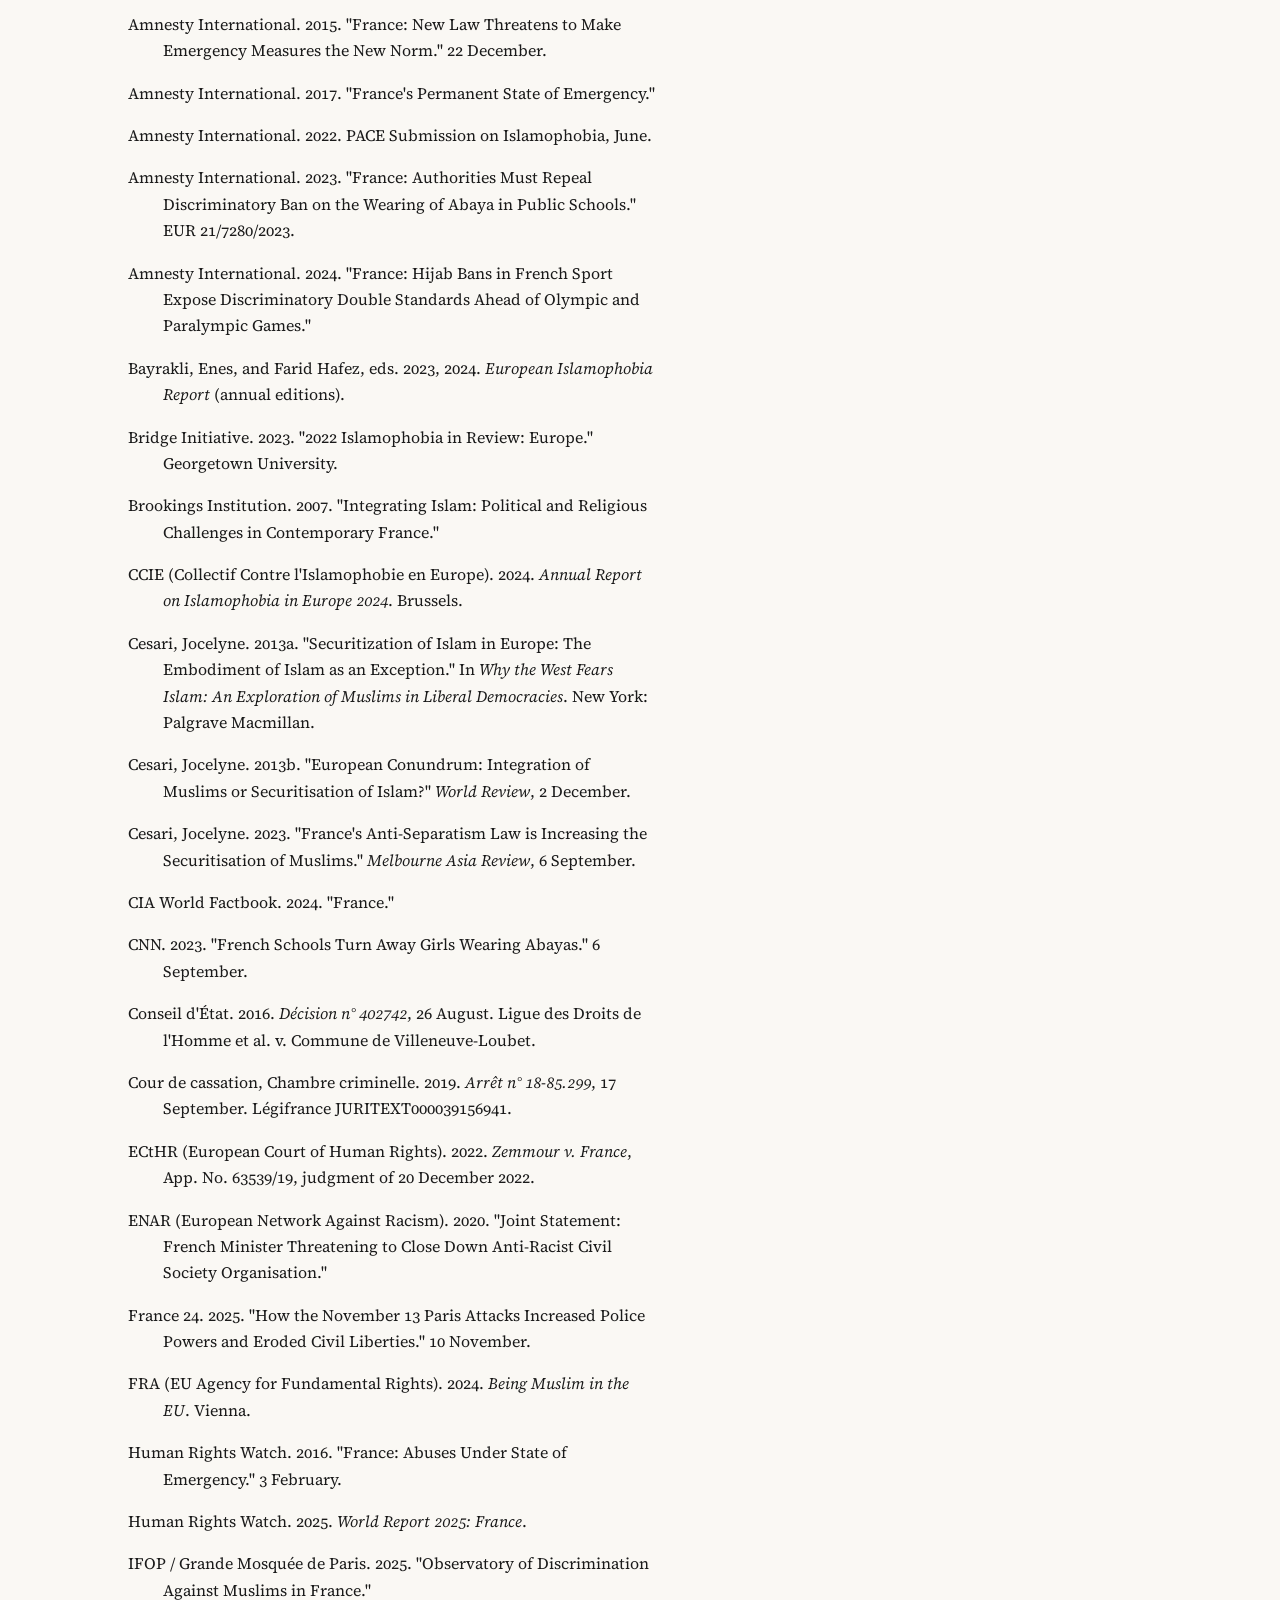
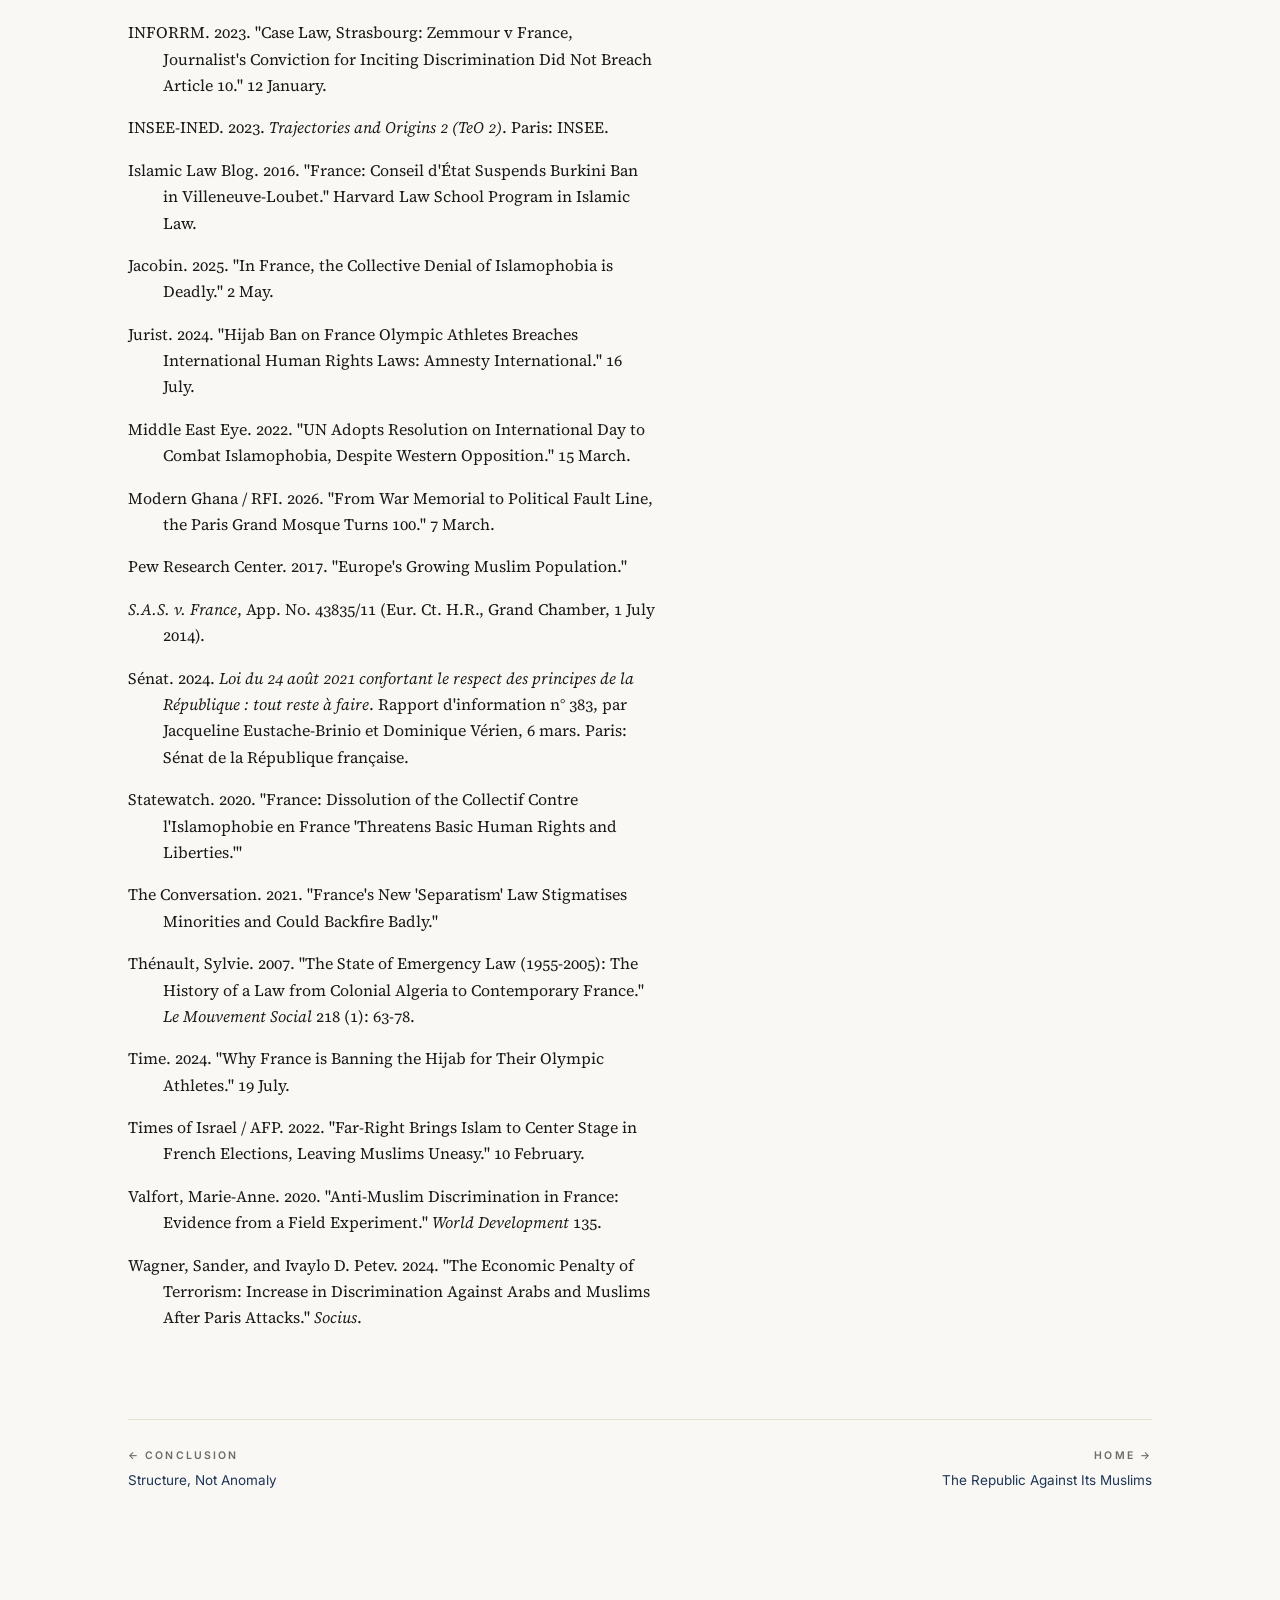
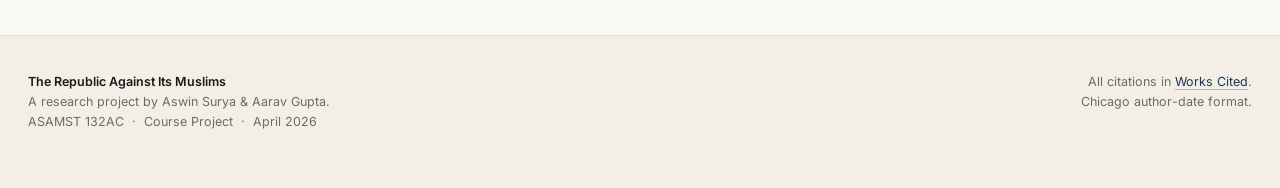
<file: works-cited.html>
<!DOCTYPE html>
<html lang="en">
<head>
  <meta charset="utf-8">
  <meta name="viewport" content="width=device-width, initial-scale=1">
  <title>Works Cited · The Republic Against Its Muslims</title>
  <link rel="preconnect" href="https://fonts.googleapis.com">
  <link rel="preconnect" href="https://fonts.gstatic.com" crossorigin>
  <link href="https://fonts.googleapis.com/css2?family=Inter:wght@400;500;600&family=Source+Serif+4:ital,opsz,wght@0,8..60,300..700;1,8..60,300..700&display=swap" rel="stylesheet">
  <link rel="stylesheet" href="css/style.css">
</head>
<body>

<nav class="site-nav" aria-label="Primary">
  <div class="nav-inner">
    <a class="nav-brand" href="index.html"><span class="brand-mark"></span>The Republic Against Its Muslims</a>
    <button class="nav-toggle" aria-label="Toggle navigation" aria-controls="primary-nav-links"><span></span></button>
    <ul class="nav-links" id="primary-nav-links">
      <li><a href="country-profile.html">Country</a></li>
      <li><a href="research.html">Research</a></li>
      <li><a href="legal.html">Legal</a></li>
      <li><a href="political.html">Political</a></li>
      <li><a href="media.html">Media</a></li>
      <li><a href="economic.html">Economic</a></li>
      <li><a href="surveillance.html">Surveillance</a></li>
      <li><a href="counter-orgs.html">Resistance</a></li>
      <li><a href="success.html">Successes</a></li>
      <li><a href="conclusion.html">Conclusion</a></li>
      <li><a href="works-cited.html" class="active">Sources</a></li>
    </ul>
  </div>
</nav>

<main class="page page-wide bibliography">

  <span class="eyebrow">Bibliography</span>
  <h1>Works Cited</h1>
  <p class="deck">Chicago author-date format. Course readings listed first, followed by external sources. All citations in the body link to entries on this page.</p>

  <section class="bib-section">
    <h2>Course Material</h2>
    <ul>
      <li>Bazian, Hatem. 2015. "Islamophobia and 'The Three Evils of Society.'" <em>Islamophobia Studies Journal</em> 3 (1): 158-166.</li>
      <li>Bazian, Hatem. 2018. "Islamophobia, 'Clash of Civilizations,' and Forging a Post-Cold War Order!" <em>Religions</em> 9 (9): 282.</li>
      <li>Fanon, Frantz. 1963 [1961]. <em>The Wretched of the Earth</em>. Translated by Constance Farrington. New York: Grove Press.</li>
      <li>Grosfoguel, Ramón, and Eric Mielants. 2006. "The Long-Durée Entanglement Between Islamophobia and Racism in the Modern/Colonial Capitalist/Patriarchal World-System." <em>Human Architecture: Journal of the Sociology of Self-Knowledge</em> V (1): 1-13.</li>
      <li>Mamdani, Mahmood. 2004. <em>Good Muslim, Bad Muslim: America, the Cold War, and the Roots of Terror</em>. New York: Pantheon Books.</li>
      <li>Martín-Muñoz, Gema. 2010. "Unconscious Islamophobia." <em>Human Architecture: Journal of the Sociology of Self-Knowledge</em> VIII (2): 21-28.</li>
      <li>Said, Edward W. 1978. <em>Orientalism</em>. New York: Pantheon.</li>
      <li>Said, Edward W. 1997 [1981]. <em>Covering Islam: How the Media and the Experts Determine How We See the Rest of the World</em>. Revised edition. New York: Vintage Books.</li>
      <li>Shaheen, Jack G. 2001. <em>Reel Bad Arabs: How Hollywood Vilifies a People</em>.</li>
    </ul>
  </section>

  <section class="bib-section">
    <h2>External Sources</h2>
    <ul>
      <li>ABC News. 2024. "France's Hijab Ban for Olympic Athletes Sparks Outcry." 25 July.</li>
      <li>Adida, Claire L., David D. Laitin, and Marie-Anne Valfort. 2010. "Identifying Barriers to Muslim Integration in France." <em>Proceedings of the National Academy of Sciences</em> 107 (52): 22384-22390.</li>
      <li>Al Jazeera. 2021. "France's Le Pen, at Record High in a Poll, Proposes Hijab Ban." 30 January.</li>
      <li>Al Jazeera. 2023a. "France to Ban Wearing Abaya Dress in Schools: Minister." 27 August.</li>
      <li>Al Jazeera. 2023b. "France's Top Court Rejects Appeal Against Ban on Wearing Abaya in Schools." 8 September.</li>
      <li>Al Jazeera. 2025. "State-Sponsored Islamophobia in France Encourages Violence." 5 July.</li>
      <li>Amnesty International. 2015. "France: New Law Threatens to Make Emergency Measures the New Norm." 22 December.</li>
      <li>Amnesty International. 2017. "France's Permanent State of Emergency."</li>
      <li>Amnesty International. 2022. PACE Submission on Islamophobia, June.</li>
      <li>Amnesty International. 2023. "France: Authorities Must Repeal Discriminatory Ban on the Wearing of Abaya in Public Schools." EUR 21/7280/2023.</li>
      <li>Amnesty International. 2024. "France: Hijab Bans in French Sport Expose Discriminatory Double Standards Ahead of Olympic and Paralympic Games."</li>
      <li>Bayrakli, Enes, and Farid Hafez, eds. 2023, 2024. <em>European Islamophobia Report</em> (annual editions).</li>
      <li>Bridge Initiative. 2023. "2022 Islamophobia in Review: Europe." Georgetown University.</li>
      <li>Brookings Institution. 2007. "Integrating Islam: Political and Religious Challenges in Contemporary France."</li>
      <li>CCIE (Collectif Contre l'Islamophobie en Europe). 2024. <em>Annual Report on Islamophobia in Europe 2024</em>. Brussels.</li>
      <li>Cesari, Jocelyne. 2013a. "Securitization of Islam in Europe: The Embodiment of Islam as an Exception." In <em>Why the West Fears Islam: An Exploration of Muslims in Liberal Democracies</em>. New York: Palgrave Macmillan.</li>
      <li>Cesari, Jocelyne. 2013b. "European Conundrum: Integration of Muslims or Securitisation of Islam?" <em>World Review</em>, 2 December.</li>
      <li>Cesari, Jocelyne. 2023. "France's Anti-Separatism Law is Increasing the Securitisation of Muslims." <em>Melbourne Asia Review</em>, 6 September.</li>
      <li>CIA World Factbook. 2024. "France."</li>
      <li>CNN. 2023. "French Schools Turn Away Girls Wearing Abayas." 6 September.</li>
      <li>Conseil d'État. 2016. <em>Décision n° 402742</em>, 26 August. Ligue des Droits de l'Homme et al. v. Commune de Villeneuve-Loubet.</li>
      <li>Cour de cassation, Chambre criminelle. 2019. <em>Arrêt n° 18-85.299</em>, 17 September. Légifrance JURITEXT000039156941.</li>
      <li>ECtHR (European Court of Human Rights). 2022. <em>Zemmour v. France</em>, App. No. 63539/19, judgment of 20 December 2022.</li>
      <li>ENAR (European Network Against Racism). 2020. "Joint Statement: French Minister Threatening to Close Down Anti-Racist Civil Society Organisation."</li>
      <li>France 24. 2025. "How the November 13 Paris Attacks Increased Police Powers and Eroded Civil Liberties." 10 November.</li>
      <li>FRA (EU Agency for Fundamental Rights). 2024. <em>Being Muslim in the EU</em>. Vienna.</li>
      <li>Human Rights Watch. 2016. "France: Abuses Under State of Emergency." 3 February.</li>
      <li>Human Rights Watch. 2025. <em>World Report 2025: France</em>.</li>
      <li>IFOP / Grande Mosquée de Paris. 2025. "Observatory of Discrimination Against Muslims in France."</li>
      <li>INFORRM. 2023. "Case Law, Strasbourg: Zemmour v France, Journalist's Conviction for Inciting Discrimination Did Not Breach Article 10." 12 January.</li>
      <li>INSEE-INED. 2023. <em>Trajectories and Origins 2 (TeO 2)</em>. Paris: INSEE.</li>
      <li>Islamic Law Blog. 2016. "France: Conseil d'État Suspends Burkini Ban in Villeneuve-Loubet." Harvard Law School Program in Islamic Law.</li>
      <li>Jacobin. 2025. "In France, the Collective Denial of Islamophobia is Deadly." 2 May.</li>
      <li>Jurist. 2024. "Hijab Ban on France Olympic Athletes Breaches International Human Rights Laws: Amnesty International." 16 July.</li>
      <li>Middle East Eye. 2022. "UN Adopts Resolution on International Day to Combat Islamophobia, Despite Western Opposition." 15 March.</li>
      <li>Modern Ghana / RFI. 2026. "From War Memorial to Political Fault Line, the Paris Grand Mosque Turns 100." 7 March.</li>
      <li>Pew Research Center. 2017. "Europe's Growing Muslim Population."</li>
      <li><em>S.A.S. v. France</em>, App. No. 43835/11 (Eur. Ct. H.R., Grand Chamber, 1 July 2014).</li>
      <li>Sénat. 2024. <em>Loi du 24 août 2021 confortant le respect des principes de la République : tout reste à faire</em>. Rapport d'information n° 383, par Jacqueline Eustache-Brinio et Dominique Vérien, 6 mars. Paris: Sénat de la République française.</li>
      <li>Statewatch. 2020. "France: Dissolution of the Collectif Contre l'Islamophobie en France 'Threatens Basic Human Rights and Liberties.'"</li>
      <li>The Conversation. 2021. "France's New 'Separatism' Law Stigmatises Minorities and Could Backfire Badly."</li>
      <li>Thénault, Sylvie. 2007. "The State of Emergency Law (1955-2005): The History of a Law from Colonial Algeria to Contemporary France." <em>Le Mouvement Social</em> 218 (1): 63-78.</li>
      <li>Time. 2024. "Why France is Banning the Hijab for Their Olympic Athletes." 19 July.</li>
      <li>Times of Israel / AFP. 2022. "Far-Right Brings Islam to Center Stage in French Elections, Leaving Muslims Uneasy." 10 February.</li>
      <li>Valfort, Marie-Anne. 2020. "Anti-Muslim Discrimination in France: Evidence from a Field Experiment." <em>World Development</em> 135.</li>
      <li>Wagner, Sander, and Ivaylo D. Petev. 2024. "The Economic Penalty of Terrorism: Increase in Discrimination Against Arabs and Muslims After Paris Attacks." <em>Socius</em>.</li>
    </ul>
  </section>

  <nav class="page-nav" aria-label="Section navigation">
    <a class="prev" href="conclusion.html"><span class="label">← Conclusion</span>Structure, Not Anomaly</a>
    <a class="next" href="index.html"><span class="label">Home →</span>The Republic Against Its Muslims</a>
  </nav>

</main>

<footer class="site-footer">
  <div class="footer-inner">
    <div>
      <strong>The Republic Against Its Muslims</strong><br>
      A research project by Aswin Surya &amp; Aarav Gupta.<br>
      ASAMST 132AC &nbsp;·&nbsp; Course Project &nbsp;·&nbsp; April 2026
    </div>
    <div class="footer-meta">
      All citations in <a href="works-cited.html">Works Cited</a>.<br>
      Chicago author-date format.
    </div>
  </div>
</footer>

<script src="js/nav.js"></script>
</body>
</html>
</file>
<file: css/style.css>
/* ============================================================
   The Republic Against Its Muslims — site styles
   Editorial / longform. Source Serif 4 + Inter. Republican blue.
   ============================================================ */

:root {
  --bg: #faf8f4;
  --bg-alt: #f3efe7;
  --text: #1a1a1a;
  --text-soft: #2a2a2a;
  --text-muted: #6b6b6b;
  --accent: #1d3557;
  --accent-deep: #0f2238;
  --accent-soft: #5b6f8c;
  --rule: #e6e0d4;
  --rule-strong: #c9c2b3;
  --warn: #8b3a2f;
  --serif: 'Source Serif 4', 'Source Serif Pro', Georgia, 'Times New Roman', serif;
  --sans: 'Inter', -apple-system, BlinkMacSystemFont, 'Helvetica Neue', Arial, sans-serif;
}

* { box-sizing: border-box; margin: 0; padding: 0; }

html {
  -webkit-text-size-adjust: 100%;
  scroll-behavior: smooth;
}

body {
  font-family: var(--serif);
  font-size: 19px;
  line-height: 1.7;
  color: var(--text);
  background: var(--bg);
  font-feature-settings: "kern" 1, "liga" 1, "onum" 1;
  -webkit-font-smoothing: antialiased;
  -moz-osx-font-smoothing: grayscale;
}

::selection {
  background: var(--accent);
  color: #fff;
}

a {
  color: var(--accent);
  text-decoration: underline;
  text-decoration-thickness: 1px;
  text-underline-offset: 3px;
  text-decoration-color: rgba(29, 53, 87, 0.35);
  transition: text-decoration-color 0.18s;
}

a:hover {
  text-decoration-color: var(--accent);
}

/* ============================================================
   Top navigation
   ============================================================ */

.site-nav {
  position: sticky;
  top: 0;
  z-index: 100;
  background: rgba(250, 248, 244, 0.96);
  backdrop-filter: saturate(140%) blur(10px);
  -webkit-backdrop-filter: saturate(140%) blur(10px);
  border-bottom: 1px solid var(--rule);
}

.nav-inner {
  max-width: 1400px;
  margin: 0 auto;
  padding: 14px 28px;
  display: flex;
  align-items: center;
  justify-content: space-between;
  gap: 28px;
}

.nav-brand {
  font-family: var(--sans);
  font-size: 12.5px;
  font-weight: 600;
  letter-spacing: 0.04em;
  text-transform: uppercase;
  color: var(--text);
  text-decoration: none;
  white-space: nowrap;
  display: flex;
  align-items: center;
  gap: 9px;
}

.nav-brand:hover { text-decoration: none; }

.brand-mark {
  display: inline-block;
  width: 9px;
  height: 9px;
  background: var(--accent);
}

.nav-links {
  display: flex;
  gap: 20px;
  list-style: none;
  font-family: var(--sans);
  font-size: 13px;
  letter-spacing: 0.01em;
  margin: 0;
  padding: 0;
}

.nav-links li { margin: 0; padding: 0; }

.nav-links a {
  color: var(--text);
  text-decoration: none;
  padding: 6px 0;
  border-bottom: 2px solid transparent;
  transition: border-color 0.18s, color 0.18s;
  white-space: nowrap;
}

.nav-links a:hover {
  color: var(--accent);
}

.nav-links a.active {
  border-bottom-color: var(--accent);
  color: var(--accent);
  font-weight: 500;
}

.nav-toggle {
  display: none;
  background: none;
  border: 1px solid var(--rule-strong);
  width: 40px;
  height: 40px;
  border-radius: 4px;
  cursor: pointer;
  align-items: center;
  justify-content: center;
  position: relative;
}

.nav-toggle span,
.nav-toggle span::before,
.nav-toggle span::after {
  display: block;
  width: 18px;
  height: 1.5px;
  background: var(--text);
  position: absolute;
  left: 50%;
  transform: translateX(-50%);
}

.nav-toggle span { top: 50%; transform: translate(-50%, -50%); }
.nav-toggle span::before { content: ''; top: -7px; }
.nav-toggle span::after { content: ''; top: 7px; }

@media (max-width: 1140px) {
  .nav-toggle { display: flex; }
  .nav-inner { position: relative; }
  .nav-links {
    display: none;
    position: absolute;
    top: 100%;
    left: 0;
    right: 0;
    flex-direction: column;
    background: var(--bg);
    border-bottom: 1px solid var(--rule);
    padding: 20px 28px 28px;
    gap: 14px;
    box-shadow: 0 8px 24px rgba(0,0,0,0.06);
  }
  .nav-links.open { display: flex; }
  .nav-links a { font-size: 14.5px; padding: 4px 0; }
}

/* ============================================================
   Page layout
   ============================================================ */

.page {
  max-width: 740px;
  margin: 0 auto;
  padding: 72px 28px 48px;
}

.page-wide {
  max-width: 1080px;
}

.eyebrow {
  font-family: var(--sans);
  font-size: 11.5px;
  font-weight: 600;
  letter-spacing: 0.22em;
  text-transform: uppercase;
  color: var(--accent);
  margin-bottom: 18px;
  display: block;
}

.page h1 {
  font-family: var(--serif);
  font-weight: 600;
  font-size: clamp(2.1rem, 4.4vw, 3.2rem);
  line-height: 1.12;
  letter-spacing: -0.018em;
  margin-bottom: 28px;
  color: var(--text);
}

.page > .subtitle,
.page .deck {
  font-family: var(--serif);
  font-style: italic;
  font-size: 1.32rem;
  font-weight: 300;
  line-height: 1.45;
  color: var(--text-muted);
  margin-bottom: 48px;
  max-width: 56ch;
}

.page h2 {
  font-family: var(--serif);
  font-weight: 600;
  font-size: 1.55rem;
  line-height: 1.3;
  letter-spacing: -0.005em;
  margin: 64px 0 20px;
  color: var(--text);
  max-width: 64ch;
}

.page h3 {
  font-family: var(--sans);
  font-weight: 600;
  font-size: 0.86rem;
  letter-spacing: 0.13em;
  text-transform: uppercase;
  color: var(--accent);
  margin: 44px 0 16px;
}

.page p {
  margin-bottom: 1.4em;
  max-width: 68ch;
}

.page p strong { font-weight: 600; }
.page p em { font-style: italic; }

/* Drop cap */
.lede::first-letter {
  font-family: var(--serif);
  font-weight: 700;
  font-size: 4.6em;
  float: left;
  line-height: 0.86;
  margin: 6px 12px -4px -3px;
  color: var(--accent);
}

/* Lists */
.page ul, .page ol {
  margin: 0 0 1.6em 1.4em;
  max-width: 66ch;
}

.page li {
  margin-bottom: 0.55em;
  padding-left: 4px;
  line-height: 1.65;
}

.page li::marker { color: var(--accent-soft); }

/* Horizontal rules */
hr.divider {
  border: none;
  border-top: 1px solid var(--rule);
  margin: 56px 0;
  max-width: 64ch;
}

/* ============================================================
   Blockquotes & pull-quotes
   ============================================================ */

blockquote {
  margin: 36px 0;
  padding: 4px 0 4px 30px;
  border-left: 3px solid var(--accent);
  font-style: italic;
  font-size: 1.06rem;
  line-height: 1.62;
  color: var(--text-soft);
  max-width: 64ch;
}

blockquote p {
  margin-bottom: 0.8em;
  max-width: none;
}

blockquote p:last-child { margin-bottom: 0; }

blockquote em { font-style: normal; }
blockquote strong { font-weight: 600; }

/* Hero blockquote on landing page — the visual anchor */
.hero-quote {
  margin: 64px 0;
  padding: 8px 0 8px 36px;
  border-left: 5px solid var(--accent);
  max-width: 820px;
  font-family: var(--serif);
  font-size: clamp(1.25rem, 2.2vw, 1.55rem);
  line-height: 1.42;
  font-weight: 500;
  font-style: normal;
  color: var(--text);
  letter-spacing: -0.005em;
}

.hero-quote p {
  margin-bottom: 0;
  max-width: none;
}

.hero-quote em { font-style: italic; font-weight: 500; }
.hero-quote strong { font-weight: 600; }

.hero-quote-label {
  display: block;
  font-family: var(--sans);
  font-size: 11px;
  font-weight: 600;
  letter-spacing: 0.22em;
  text-transform: uppercase;
  color: var(--accent);
  margin-bottom: 16px;
}

/* ============================================================
   Citations — inline (Author Year, page)
   ============================================================ */

.cite {
  font-family: var(--sans);
  font-size: 0.78em;
  font-feature-settings: "tnum" 1;
  letter-spacing: 0.015em;
  color: var(--text-muted);
  white-space: nowrap;
}

blockquote .cite { color: var(--accent-soft); font-style: normal; }

/* ============================================================
   Landing page
   ============================================================ */

.landing {
  max-width: 1080px;
  margin: 0 auto;
  padding: 64px 28px 48px;
}

.landing-hero h1 {
  font-family: var(--serif);
  font-weight: 700;
  font-size: clamp(2.6rem, 6.5vw, 4.6rem);
  line-height: 1.02;
  letter-spacing: -0.025em;
  max-width: 18ch;
  margin-bottom: 20px;
}

.landing-hero .subtitle {
  font-family: var(--serif);
  font-style: italic;
  font-weight: 300;
  font-size: clamp(1.2rem, 2.4vw, 1.7rem);
  line-height: 1.35;
  color: var(--text-muted);
  max-width: 48ch;
  margin-bottom: 0;
}

.byline {
  margin-top: 24px;
  font-family: var(--serif);
  font-size: 1.15rem;
  font-style: italic;
  font-weight: 400;
  color: var(--text-soft);
  letter-spacing: -0.005em;
}

.byline strong {
  font-weight: 600;
  font-style: normal;
  color: var(--text);
}

.landing-meta {
  margin-top: 22px;
  font-family: var(--sans);
  font-size: 12px;
  letter-spacing: 0.16em;
  text-transform: uppercase;
  color: var(--text-muted);
  display: flex;
  gap: 28px;
  flex-wrap: wrap;
}

.landing-meta span::before {
  content: '— ';
  color: var(--accent);
}

.landing-intro {
  margin-top: 56px;
  max-width: 700px;
}

.landing-intro p {
  font-size: 1.06rem;
  line-height: 1.72;
}

.landing-intro p:first-child::first-letter {
  font-family: var(--serif);
  font-weight: 700;
  font-size: 4.6em;
  float: left;
  line-height: 0.86;
  margin: 6px 12px -4px -3px;
  color: var(--accent);
}

/* Section grid — links to all sections */
.section-grid {
  display: grid;
  grid-template-columns: repeat(3, 1fr);
  gap: 0;
  margin-top: 80px;
  border-top: 1px solid var(--rule-strong);
}

@media (max-width: 900px) {
  .section-grid { grid-template-columns: repeat(2, 1fr); }
}

@media (max-width: 560px) {
  .section-grid { grid-template-columns: 1fr; }
}

.section-grid a {
  text-decoration: none;
  color: var(--text);
  padding: 24px 22px 28px 0;
  border-bottom: 1px solid var(--rule);
  display: block;
  transition: background 0.2s, padding 0.2s;
  border-right: 1px solid var(--rule);
}

.section-grid a:nth-child(3n) { border-right: none; }

@media (max-width: 900px) {
  .section-grid a { border-right: 1px solid var(--rule); }
  .section-grid a:nth-child(3n) { border-right: 1px solid var(--rule); }
  .section-grid a:nth-child(2n) { border-right: none; }
}

@media (max-width: 560px) {
  .section-grid a { border-right: none !important; }
}

.section-grid a:hover {
  background: var(--bg-alt);
  padding-left: 12px;
  padding-right: 10px;
}

.section-grid .num {
  font-family: var(--sans);
  font-size: 11px;
  font-weight: 600;
  letter-spacing: 0.2em;
  text-transform: uppercase;
  color: var(--accent);
  display: block;
  margin-bottom: 8px;
}

.section-grid .title {
  font-family: var(--serif);
  font-size: 1.12rem;
  font-weight: 500;
  line-height: 1.3;
  display: block;
  margin-bottom: 6px;
}

.section-grid .blurb {
  font-family: var(--sans);
  font-size: 13px;
  line-height: 1.5;
  color: var(--text-muted);
}

/* Contributors block */
.contributors {
  margin: 96px 0 24px;
  padding: 36px 0 0;
  border-top: 1px solid var(--rule-strong);
}

.contributors-label {
  font-family: var(--sans);
  font-size: 11px;
  font-weight: 600;
  letter-spacing: 0.22em;
  text-transform: uppercase;
  color: var(--accent);
  margin-bottom: 18px;
}

.contributors-list {
  display: flex;
  flex-wrap: wrap;
  gap: 14px 28px;
  margin: 0;
  padding: 0;
  list-style: none;
}

.contributors-list li {
  font-family: var(--serif);
  font-size: 1.18rem;
  font-weight: 500;
  color: var(--text);
  margin: 0;
  padding: 0;
}

.contributors-list .placeholder {
  font-family: var(--sans);
  font-style: italic;
  font-size: 0.95rem;
  font-weight: 400;
  color: var(--warn);
  border: 1px dashed var(--warn);
  padding: 4px 10px;
  border-radius: 2px;
  background: rgba(139, 58, 47, 0.04);
}

/* Course / submission line on landing */
.landing-course {
  margin-top: 44px;
  padding-top: 24px;
  border-top: 1px solid var(--rule);
  font-family: var(--sans);
  font-size: 12.5px;
  color: var(--text-muted);
  letter-spacing: 0.04em;
}

.landing-course strong { color: var(--text); font-weight: 600; }

/* ============================================================
   Figures (images with caption + credit)
   ============================================================ */

.figure {
  margin: 56px 0;
  max-width: 740px;
}

.figure img {
  display: block;
  width: 100%;
  height: auto;
  border: 1px solid var(--rule);
  background: var(--bg-alt);
}

.figure figcaption {
  margin-top: 14px;
  font-family: var(--serif);
  font-size: 0.94rem;
  line-height: 1.55;
  color: var(--text-soft);
  font-style: italic;
  max-width: 64ch;
}

.figure .credit {
  display: block;
  margin-top: 10px;
  font-family: var(--sans);
  font-style: normal;
  font-size: 11px;
  font-weight: 500;
  letter-spacing: 0.14em;
  text-transform: uppercase;
  color: var(--text-muted);
}

@media (max-width: 720px) {
  .figure { margin: 40px 0; }
  .figure figcaption { font-size: 0.88rem; }
}

/* ============================================================
   Triptych — three-up image grid (e.g. political portraits)
   ============================================================ */

.triptych {
  margin: 56px 0;
  max-width: 920px;
}

.triptych-grid {
  display: grid;
  grid-template-columns: repeat(3, 1fr);
  gap: 14px;
  margin: 0;
  padding: 0;
  list-style: none;
}

.triptych-grid figure {
  margin: 0;
}

.triptych-grid img {
  display: block;
  width: 100%;
  height: 320px;
  object-fit: cover;
  object-position: center top;
  border: 1px solid var(--rule);
  background: var(--bg-alt);
}

.triptych-grid figcaption {
  margin-top: 10px;
  font-family: var(--sans);
  font-size: 12px;
  font-weight: 600;
  letter-spacing: 0.04em;
  color: var(--text);
  line-height: 1.4;
}

.triptych-grid .credit {
  display: block;
  margin-top: 4px;
  font-family: var(--sans);
  font-size: 10px;
  font-weight: 500;
  letter-spacing: 0.12em;
  text-transform: uppercase;
  color: var(--text-muted);
}

.triptych-caption {
  margin-top: 22px;
  font-family: var(--serif);
  font-style: italic;
  font-size: 0.96rem;
  line-height: 1.55;
  color: var(--text-soft);
  max-width: 64ch;
}

@media (max-width: 720px) {
  .triptych-grid { grid-template-columns: 1fr; }
  .triptych-grid img { height: 280px; }
}

/* ============================================================
   Timeline — vertical legal-architecture timeline
   ============================================================ */

.timeline {
  margin: 64px 0 56px;
  max-width: 760px;
}

.timeline-heading {
  font-family: var(--sans);
  font-size: 12px;
  font-weight: 600;
  letter-spacing: 0.18em;
  text-transform: uppercase;
  color: var(--accent);
  margin-bottom: 28px;
}

.timeline-list {
  list-style: none;
  margin: 0;
  padding: 0;
  position: relative;
  max-width: 720px;
}

.timeline-list::before {
  content: '';
  position: absolute;
  left: 78px;
  top: 8px;
  bottom: 8px;
  width: 1px;
  background: var(--rule-strong);
}

.timeline-list li {
  position: relative;
  padding: 0 0 26px 110px;
  margin: 0;
  list-style: none;
}

.timeline-list li::before {
  content: '';
  position: absolute;
  left: 74px;
  top: 8px;
  width: 9px;
  height: 9px;
  background: var(--accent);
  border-radius: 50%;
  border: 2px solid var(--bg);
  box-shadow: 0 0 0 1px var(--accent);
}

.timeline-list li.tl-protective::before {
  background: #2d6a4f;
  box-shadow: 0 0 0 1px #2d6a4f;
}

.timeline-list .year {
  position: absolute;
  left: 0;
  top: 0;
  width: 64px;
  font-family: var(--sans);
  font-size: 14px;
  font-weight: 600;
  color: var(--accent);
  letter-spacing: 0.04em;
}

.timeline-list .event {
  display: block;
  font-family: var(--serif);
  font-size: 1.02rem;
  line-height: 1.5;
  color: var(--text);
}

.timeline-list .tag {
  display: inline-block;
  margin-top: 8px;
  font-family: var(--sans);
  font-size: 10px;
  font-weight: 600;
  letter-spacing: 0.16em;
  text-transform: uppercase;
  padding: 2px 9px;
  border: 1px solid var(--rule-strong);
  color: var(--text-muted);
}

.timeline-list .tag-protective {
  color: #2d6a4f;
  border-color: #2d6a4f;
}

.timeline-list .tag-restrictive {
  color: var(--warn);
  border-color: var(--warn);
}

.timeline-list .tag-surveillance {
  color: var(--warn);
  border-color: var(--warn);
}

@media (max-width: 720px) {
  .timeline-list::before { left: 62px; }
  .timeline-list li { padding-left: 88px; }
  .timeline-list li::before { left: 58px; }
  .timeline-list .year { width: 50px; font-size: 13px; }
  .timeline-list .event { font-size: 0.95rem; }
}

/* ============================================================
   Bar charts — empirical data visualization
   ============================================================ */

.chart {
  margin: 56px 0;
  max-width: 720px;
  padding: 28px 0 24px;
  border-top: 1px solid var(--rule-strong);
  border-bottom: 1px solid var(--rule);
}

.chart-title {
  font-family: var(--sans);
  font-size: 12px;
  font-weight: 600;
  letter-spacing: 0.18em;
  text-transform: uppercase;
  color: var(--accent);
  margin-bottom: 6px;
  display: block;
}

.chart-subtitle {
  font-family: var(--serif);
  font-style: italic;
  font-size: 0.96rem;
  color: var(--text-soft);
  margin-bottom: 24px;
  max-width: 60ch;
  display: block;
}

.bars {
  list-style: none;
  margin: 0;
  padding: 0;
  display: flex;
  flex-direction: column;
  gap: 12px;
}

.bars li {
  display: grid;
  grid-template-columns: minmax(180px, 1fr) 2fr;
  gap: 18px;
  align-items: center;
  padding: 0;
  margin: 0;
  list-style: none;
}

.bar-label {
  font-family: var(--serif);
  font-size: 0.92rem;
  line-height: 1.35;
  color: var(--text-soft);
}

.bar-track {
  position: relative;
  height: 22px;
  background: var(--bg-alt);
  display: flex;
  align-items: center;
}

.bar-fill {
  display: block;
  height: 100%;
  background: var(--accent);
}

.bar-pct {
  position: absolute;
  right: 8px;
  font-family: var(--sans);
  font-size: 12px;
  font-weight: 600;
  font-feature-settings: "tnum" 1;
  color: var(--text);
}

.chart-source {
  margin-top: 22px;
  font-family: var(--sans);
  font-size: 11px;
  color: var(--text-muted);
  letter-spacing: 0.04em;
  line-height: 1.5;
}

@media (max-width: 720px) {
  .bars li { grid-template-columns: 1fr; gap: 4px; }
  .bar-label { font-size: 0.85rem; }
}

/* ============================================================
   Actor-quote — political figures' own words as rhetorical evidence
   ============================================================ */

.actor-quote {
  margin: 36px 0;
  padding: 22px 0 22px;
  border-top: 2px solid var(--accent);
  border-bottom: 1px solid var(--rule-strong);
  max-width: 640px;
}

.actor-meta {
  display: flex;
  justify-content: space-between;
  align-items: baseline;
  margin-bottom: 14px;
  gap: 12px;
}

.actor-name {
  font-family: var(--sans);
  font-size: 11px;
  font-weight: 700;
  letter-spacing: 0.18em;
  text-transform: uppercase;
  color: var(--accent);
}

.actor-tag {
  font-family: var(--sans);
  font-size: 10px;
  font-weight: 500;
  letter-spacing: 0.14em;
  text-transform: uppercase;
  color: var(--text-muted);
}

.actor-words {
  font-family: var(--serif);
  font-size: 1.22rem;
  font-weight: 500;
  line-height: 1.42;
  color: var(--text);
  margin: 0;
  letter-spacing: -0.005em;
}

.actor-source {
  margin-top: 14px;
  font-family: var(--sans);
  font-style: italic;
  font-size: 11.5px;
  color: var(--text-muted);
  letter-spacing: 0.02em;
  line-height: 1.5;
}

/* ============================================================
   Page-bottom prev/next nav
   ============================================================ */

.page-nav {
  margin-top: 88px;
  padding-top: 28px;
  border-top: 1px solid var(--rule);
  display: flex;
  justify-content: space-between;
  gap: 32px;
  font-family: var(--sans);
  font-size: 13.5px;
}

.page-nav a {
  color: var(--accent);
  text-decoration: none;
  display: block;
  flex: 1;
}

.page-nav a:hover { text-decoration: underline; }

.page-nav .label {
  display: block;
  font-size: 10.5px;
  font-weight: 600;
  letter-spacing: 0.2em;
  text-transform: uppercase;
  color: var(--text-muted);
  margin-bottom: 6px;
}

.page-nav .next {
  text-align: right;
}

.page-nav .placeholder-link {
  color: var(--text-muted);
  pointer-events: none;
}

/* ============================================================
   Works cited / bibliography
   ============================================================ */

.bibliography {
  font-size: 16px;
  line-height: 1.55;
}

.bibliography ul {
  list-style: none;
  margin: 0;
}

.bibliography li {
  padding-left: 2.2em;
  text-indent: -2.2em;
  margin-bottom: 1em;
  max-width: 78ch;
  font-family: var(--serif);
}

.bibliography li em { font-style: italic; }

.bib-section h2 {
  font-family: var(--sans);
  font-size: 0.78rem;
  letter-spacing: 0.18em;
  text-transform: uppercase;
  color: var(--accent);
  font-weight: 600;
  margin: 56px 0 24px;
  padding-bottom: 12px;
  border-bottom: 1px solid var(--rule);
}

.bib-section:first-of-type h2 { margin-top: 24px; }

/* ============================================================
   Footer
   ============================================================ */

.site-footer {
  border-top: 1px solid var(--rule);
  margin-top: 96px;
  padding: 36px 28px 56px;
  font-family: var(--sans);
  font-size: 12.5px;
  color: var(--text-muted);
  background: var(--bg-alt);
}

.footer-inner {
  max-width: 1400px;
  margin: 0 auto;
  display: flex;
  justify-content: space-between;
  flex-wrap: wrap;
  gap: 24px;
  line-height: 1.6;
}

.footer-inner > div { max-width: 50ch; }

.footer-inner strong { color: var(--text); font-weight: 600; }

.footer-inner a {
  color: var(--accent);
  text-decoration: none;
  border-bottom: 1px solid rgba(29, 53, 87, 0.3);
}

.footer-inner a:hover {
  border-bottom-color: var(--accent);
}

.footer-meta {
  text-align: right;
}

@media (max-width: 600px) {
  .footer-meta { text-align: left; }
}

/* ============================================================
   Mobile
   ============================================================ */

@media (max-width: 720px) {
  body { font-size: 17px; }
  .page { padding: 44px 22px 40px; }
  .page h1 { font-size: 2rem; }
  .page h2 { font-size: 1.3rem; margin-top: 48px; }
  .page h3 { font-size: 0.78rem; margin-top: 32px; }
  blockquote { padding-left: 18px; font-size: 1rem; margin: 28px 0; }
  .hero-quote { font-size: 1.18rem; padding-left: 22px; margin: 40px 0; }
  .lede::first-letter, .landing-intro p:first-child::first-letter { font-size: 3.6em; }
  .footer-inner { flex-direction: column; gap: 12px; }
  .landing { padding: 40px 22px 24px; }
  .landing-hero h1 { font-size: 2.4rem; }
  .landing-hero .subtitle { font-size: 1.15rem; }
  .contributors { margin: 64px 0 24px; }
}

/* ============================================================
   Subtle entrance animation
   ============================================================ */

@media (prefers-reduced-motion: no-preference) {
  .page > *, .landing > * {
    animation: rise 0.55s cubic-bezier(0.2, 0.7, 0.3, 1) backwards;
  }
  .page > *:nth-child(1), .landing > *:nth-child(1) { animation-delay: 0s; }
  .page > *:nth-child(2), .landing > *:nth-child(2) { animation-delay: 0.05s; }
  .page > *:nth-child(3), .landing > *:nth-child(3) { animation-delay: 0.1s; }
  .page > *:nth-child(4), .landing > *:nth-child(4) { animation-delay: 0.14s; }
  .page > *:nth-child(5), .landing > *:nth-child(5) { animation-delay: 0.18s; }
}

@keyframes rise {
  from { opacity: 0; transform: translateY(10px); }
  to   { opacity: 1; transform: translateY(0); }
}
</file>
